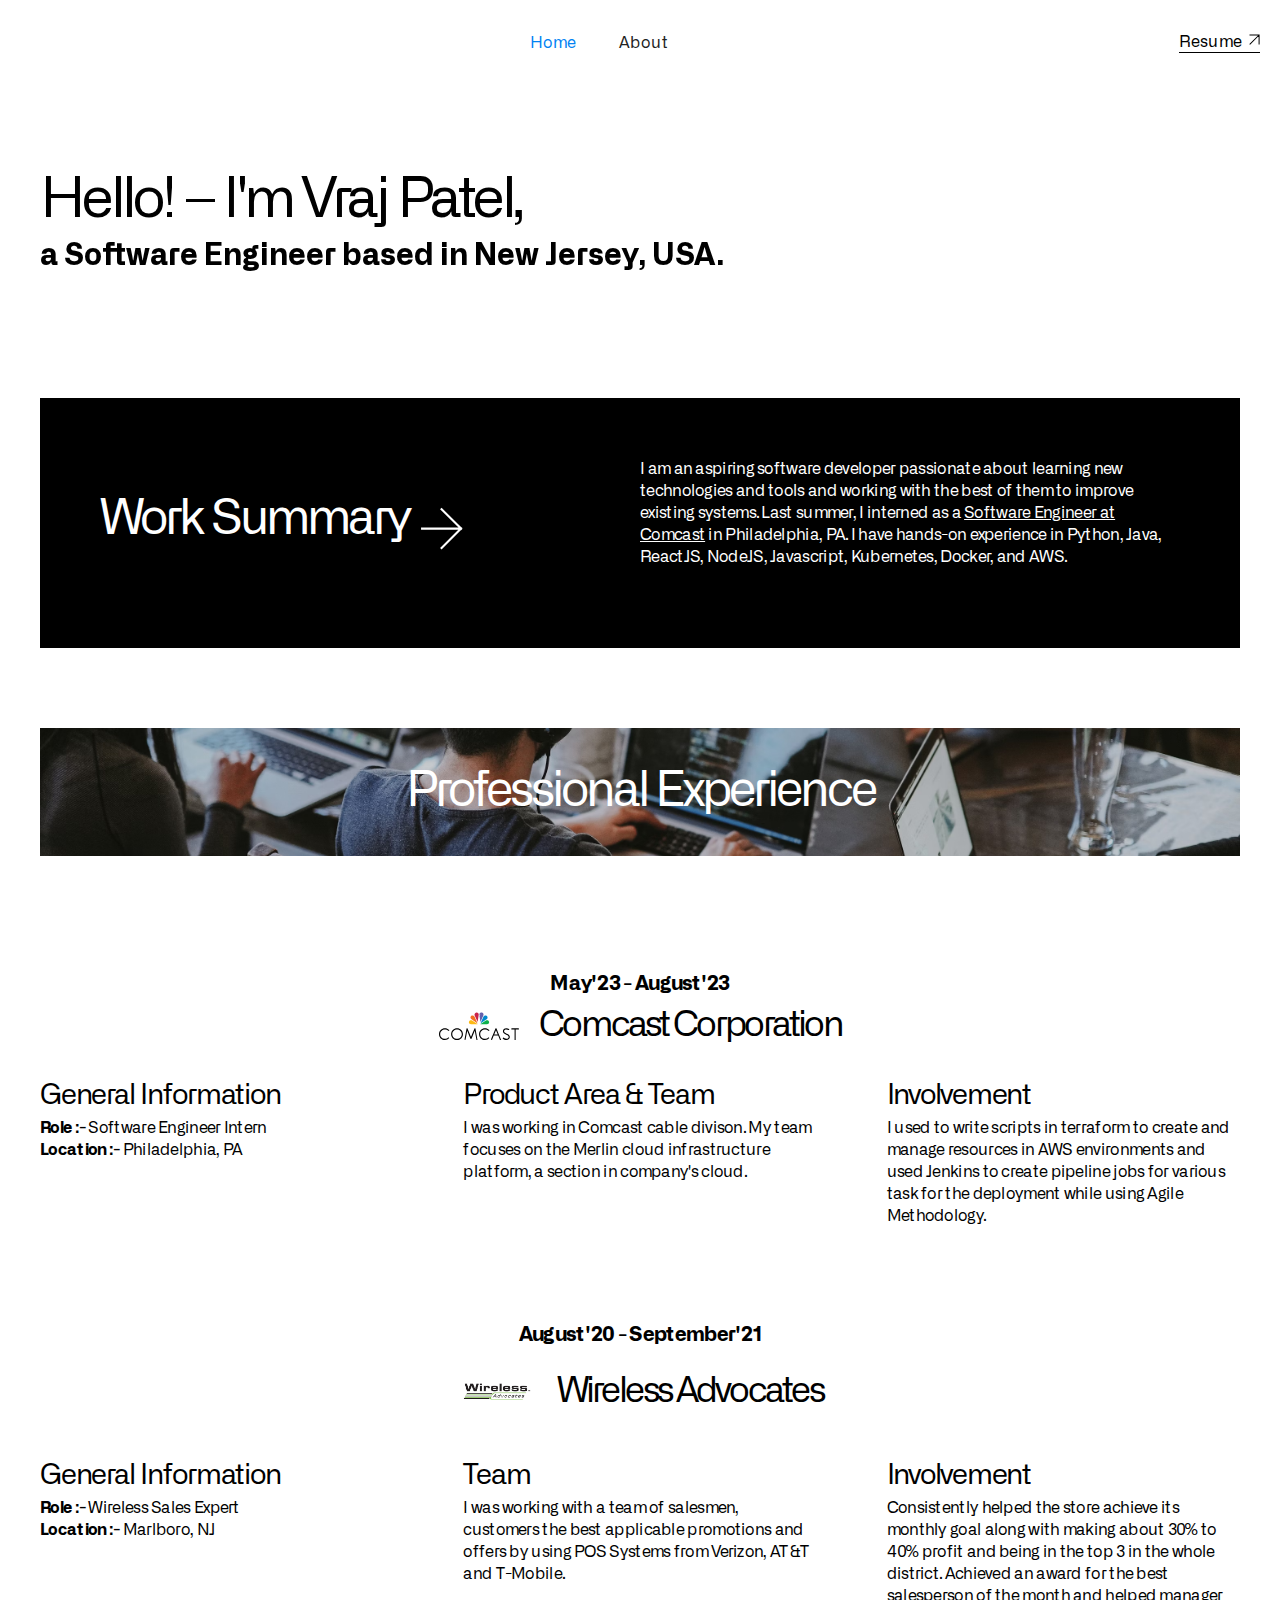
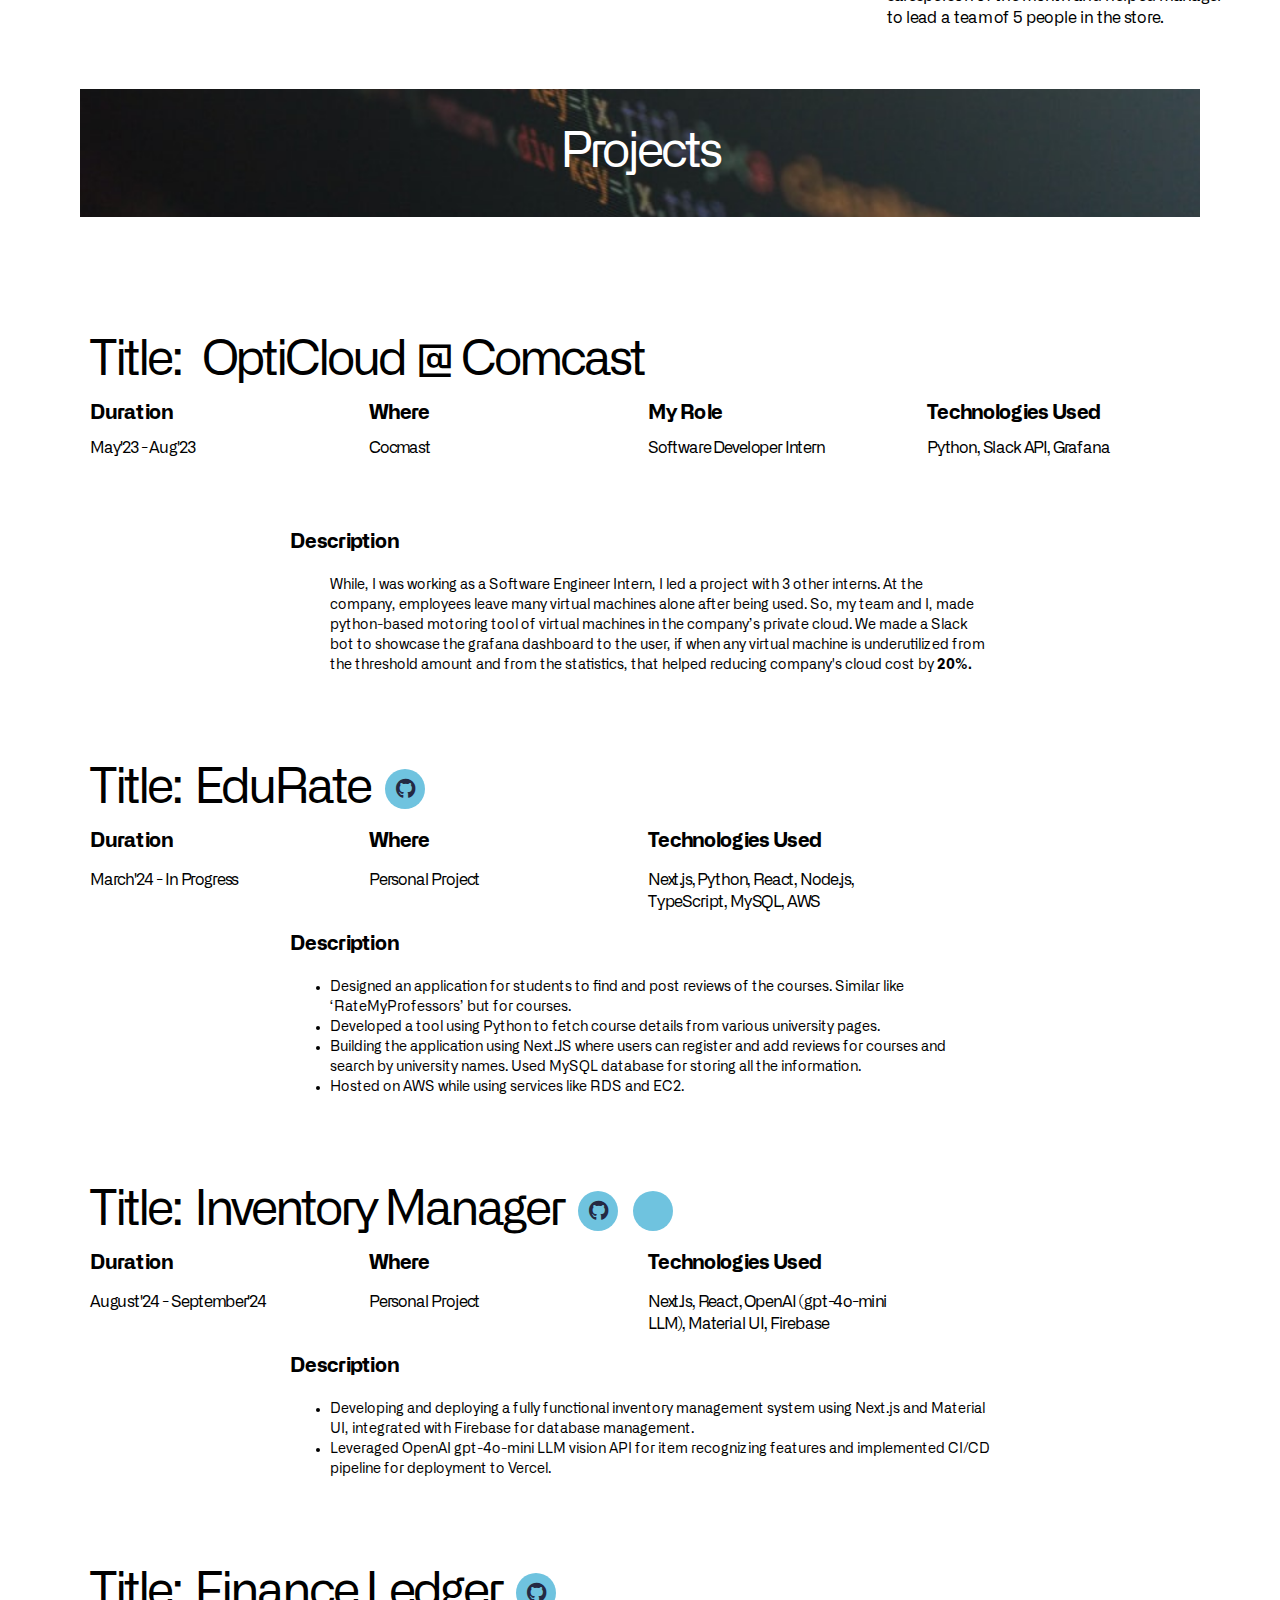
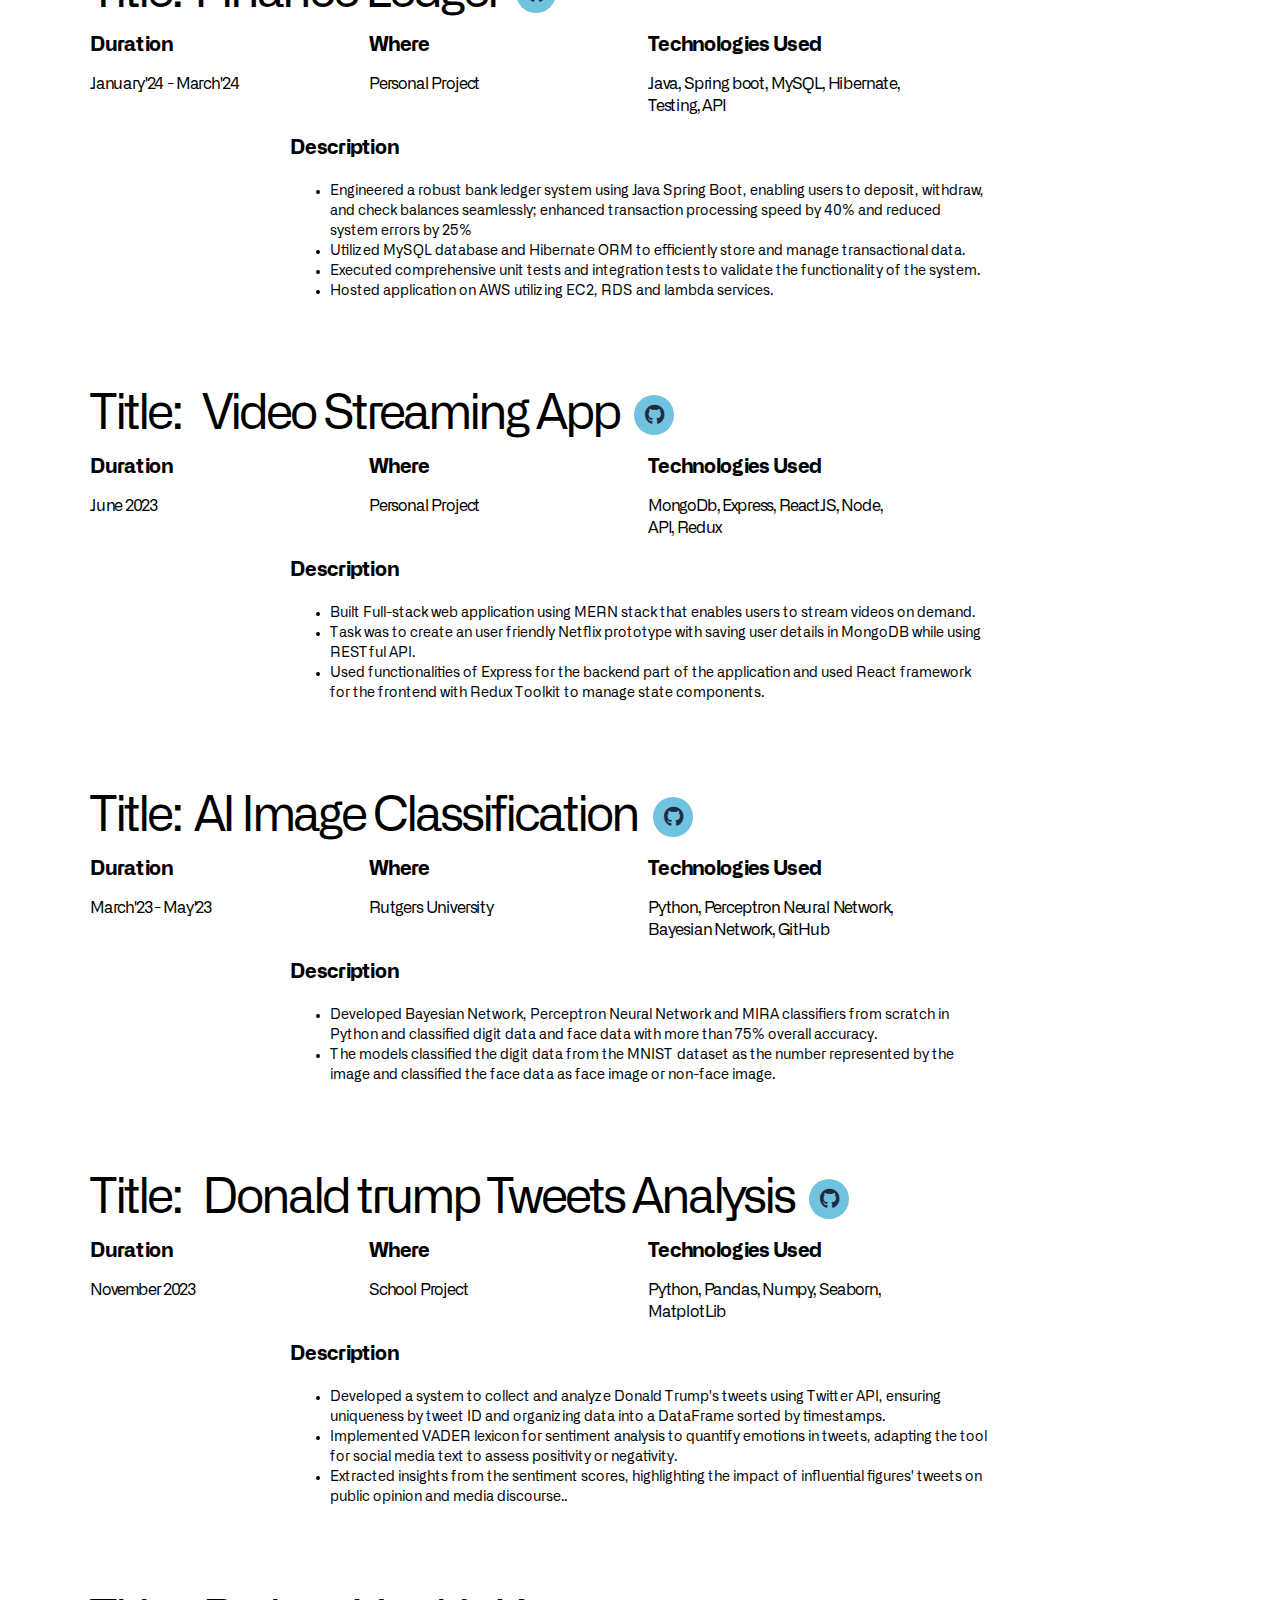
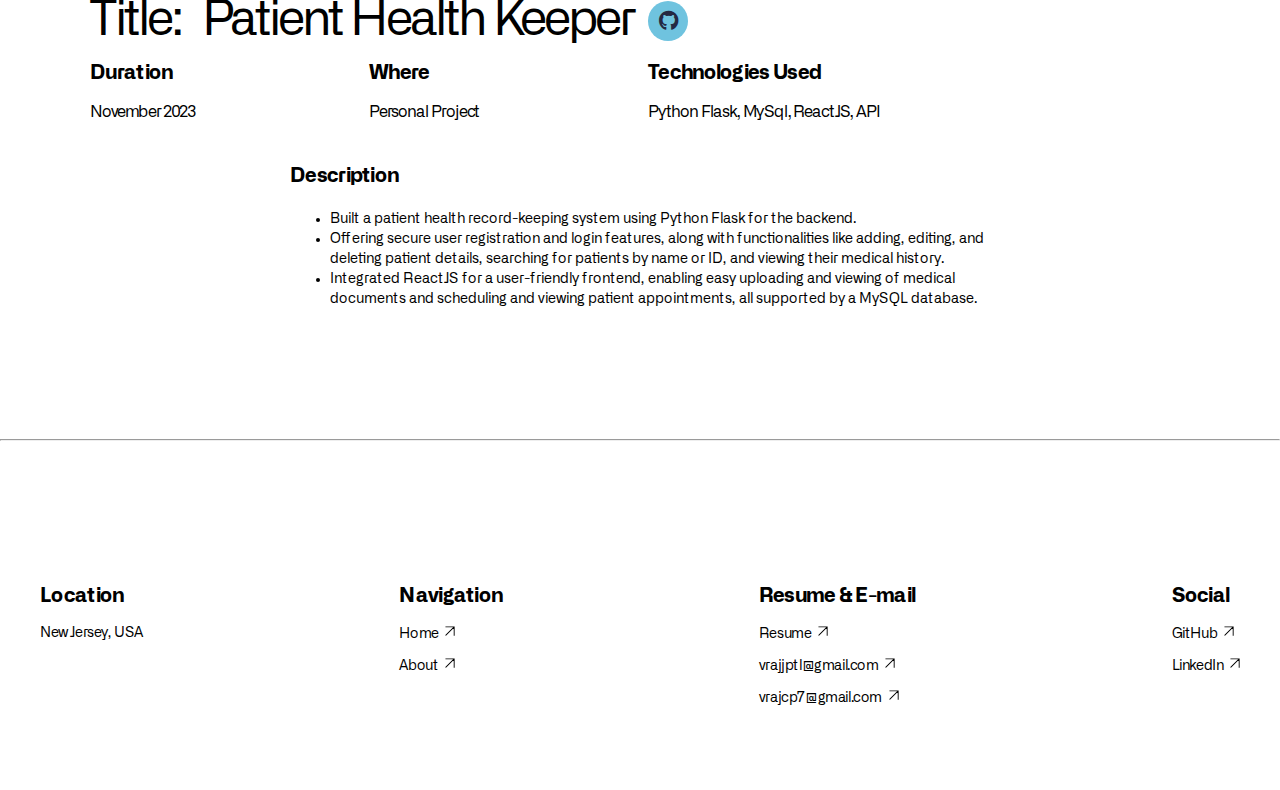
<file: index.html>
<!DOCTYPE html>
<html data-wf-page="61d3aad69b35f4cf63bcdc28" data-wf-site="61773716fd67fa55f5a77d86" lang="en" class=" w-mod-js w-mod-ix">
<head>
	<link rel="icon" type="image/png" href="static/images/V_logo.png">
	<meta http-equiv="Content-Type" content="text/html; charset=UTF-8">
		<style>.wf-force-outline-none[tabindex="-1"]:focus{outline:none;}</style>
		<title>Vraj Patel | Software Engineer </title>
	
	<meta property="og:type" content="website">
	<meta content="summary_large_image" name="twitter:card">
	<meta content="width=device-width, initial-scale=1" name="viewport">
	<meta content="Webflow" name="generator">
	<link href="static/css/hitrefresh.webflow.e4b33d82d.min.css" rel="stylesheet" type="text/css">
	<link href="static/css/fontawesome-all.min.css" rel="stylesheet" type="text/css">
	
	<style>
		@media (min-width:992px) {html.w-mod-js:not(.w-mod-ix) [data-w-id="6760f65b-8762-eee3-b833-44b38a786cfe"] {display:block;}}@media (max-width:991px) and (min-width:768px) {html.w-mod-js:not(.w-mod-ix) [data-w-id="6760f65b-8762-eee3-b833-44b38a786cfe"] {display:block;}}@media (max-width:767px) and (min-width:480px) {html.w-mod-js:not(.w-mod-ix) [data-w-id="6760f65b-8762-eee3-b833-44b38a786cfe"] {display:block;}}@media (max-width:479px) {html.w-mod-js:not(.w-mod-ix) [data-w-id="6760f65b-8762-eee3-b833-44b38a786cfe"] {display:block;}}
	</style>
	
	<script type="text/javascript" async="" src="static/js/js.js"></script>
	<script type="text/javascript" async="" src="static/js/analytics.js"></script>
	<script type="text/javascript" async="" src="static/js/js_1.js"></script>
	<script async="" src="static/js/gtm.js"></script>
	<script type="text/javascript">
		!function(o,c)
		{
			var n=c.documentElement,t=" w-mod-";
			n.className += t + "js",("ontouchstart"in o||o.DocumentTouch&&c instanceof DocumentTouch)&&(n.className+=t+"touch")
		}(window,document);
	</script>
	
	<style>.anti-flicker-hide { opacity: 0 !important}</style>
	<script async="" src="static/js/js_2.js"></script>
	<script type="text/javascript">
		window.dataLayer = window.dataLayer || [];
		function gtag(){
			dataLayer.push(arguments);
		}
		gtag('js', new Date());
		gtag('config', 'UA-158891139-1', {'anonymize_ip': false, 'optimize_id': 'GTM-WJXL7Q7'});
	</script>
</head>
<body>
	<style type="text/css">
		html.hs-messages-widget-open.hs-messages-mobile,html.hs-messages-widget-open.hs-messages-mobile body{overflow:hidden!important;position:relative!important}html.hs-messages-widget-open.hs-messages-mobile body{height:100%!important;margin:0!important}#hubspot-messages-iframe-container{display:initial!important;z-index:2147483647;position:fixed!important;bottom:0!important}#hubspot-messages-iframe-container.widget-align-left{left:0!important}#hubspot-messages-iframe-container.widget-align-right{right:0!important}#hubspot-messages-iframe-container.internal{z-index:1016}#hubspot-messages-iframe-container.internal iframe{min-width:108px}#hubspot-messages-iframe-container .shadow-container{display:initial!important;z-index:-1;position:absolute;width:0;height:0;bottom:0;content:""}#hubspot-messages-iframe-container .shadow-container.internal{display:none!important}#hubspot-messages-iframe-container .shadow-container.active{width:400px;height:400px}#hubspot-messages-iframe-container iframe{display:initial!important;width:100%!important;height:100%!important;border:none!important;position:absolute!important;bottom:0!important;right:0!important;background:transparent!important}
	</style>
	<div data-w-id="055f5468-f77d-4b1e-7e02-046061242ee6" data-animation="over-right" data-collapse="medium" data-duration="400" data-easing="ease" data-easing2="ease" role="banner" class="navbar w-nav">
		<div class="nav-container w-container">
			<div class="div-block-3"></div>
			<nav role="navigation" class="nav-menu w-nav-menu">
				<div class="div-block-4">
					<a href="#" aria-current="page" class="nav-link w-nav-link w--current" style="max-width: 1280px;">Home</a>
					<a href="about.html" class="nav-link w-nav-link" style="max-width: 1280px;">About</a>
				</div>
			</nav>
			<div class="menu-button w-clearfix w-nav-button" style="-webkit-user-select: text;" aria-label="menu" role="button" tabindex="0" aria-controls="w-nav-overlay-0" aria-haspopup="menu" aria-expanded="false">
				<div scroll="enable" class="scroll-enable"></div>
				<div scroll="disable" class="scroll-disabled"></div>
				<div class="menu-button-div">
					<div class="navbar-hamburger-menu-div">
						<div class="hamburger-menu-line top-line"></div>
						<div class="hamburger-menu-line bottom-line"></div>
					</div>
				</div>
			</div>
			<div class="contact-nav">
				<a data-w-id="055f5468-f77d-4b1e-7e02-046061242ef6" href="https://drive.google.com/file/d/1Telheu23Q4YINqsfkAU-jy0LeLwOG2LI/view" class="cta-block w-inline-block" target="_blank">
					<div class="cta-block-container">
						<div class="cta-text"> Resume </div>
						<img src="static/media/617856f6a11f823e6d1897dd_arrow-black.svg" loading="lazy" alt="" class="cta-arrow">
					</div>
				</a>
			</div>
		</div>
		<div class="w-nav-overlay" data-wf-ignore="" id="w-nav-overlay-0"></div>
	</div>
	<div class="body-style">
		<div class="_1280wrapper">
			<div class="general-section no-bottom-pad wf-section">
				<div class="threefourth-div _40px-bottom-margin">
					<h1 class="main-title no-opacity" style="transform: translate3d(0vw, 0vh, 0px) scale3d(1, 1, 1) rotateX(0deg) rotateY(0deg) rotateZ(0deg) skew(0deg, 0deg); transform-style: preserve-3d; opacity: 1;">
						Hello! – I'm Vraj Patel, <br />
						<h1 style="font-size: 30px; transform: translate3d(0vw, 0vh, 0px) scale3d(1, 1, 1) rotateX(0deg) rotateY(0deg) rotateZ(0deg) skew(0deg, 0deg); transform-style: preserve-3d; opacity: 1;">a Software Engineer based in New Jersey, USA.</h1> 
					</h1>
					<!-- FINAL DRAFT: UNCOMMENT THIS LINE IF YOU SEE SOME UNUSUAL ACTIVITY; COMMENTED IT BECAUSE OF HYPERLINK ISSUE! -->
					<!-- <div data-w-id="6760f65b-8762-eee3-b833-44b38a786cfe" class="about-white-screen" style="display: none; opacity: 0;"></div> -->
				</div>
			</div>
				
			<!--<div class="general-section _40px-bottom-margin _40px-top-margin wf-section"> -->
			<div class="general-section no-top-pad wf-section">
				<div class="general-card flex-h black estimate-card w-inline-block">
					<div class="flex-half-div no-top-bottom-pads estimate-title-marg">
						<h2 class="ml-title full-width">
							Work Summary
							<img class="white" width="50px" src="static/media/white_arrow.svg" alt="">
						</h2>
					</div>
					<div class="flex-half-div no-pads">
						<p class="_20px-bottom-margin">
							I am an aspiring software developer passionate about learning new technologies and tools and working with the best of them to 
							improve existing systems. Last summer, I interned as a <u> Software Engineer at Comcast</u> in Philadelphia, PA. I have hands-on experience 
							in Python, Java, ReactJS, NodeJS, Javascript, Kubernetes, Docker, and AWS.
						</p>
					</div>
				</div>
			</div>
			<div class="general-card owdp _40px-bottom-margin">
				<h2 class="ml-title">Professional Experience</h2>
			</div>
			
			
			<div class="general-section-general-bottom-pad wf-section">
				<div class="sub-title align-middle _20px-bottom-margin">May'23 - August'23</div>
				<h2 class="ml-title align-middle _40px-bottom-margin">
					<div class="reviews-reviewer-div">
						<img src="static/media/comcast_logo.svg" loading="lazy" width="80" alt="" >
						<p class="company-name-paragraph">Comcast Corporation</p>
					</div>
				</h2>
				<div class="w-layout-grid _3-card-grid process">
					<div>
						<h3 class="sm-title _5px-bottom-margin">General Information</h3>
						<p>
							<!--<img src="static/media/6195696accf321bd893aae81_right-arrow-testimonials.svg" alt="">-->
							<b> Role :- </b> Software Engineer Intern <br>
							<b>Location :- </b> Philadelphia, PA
						</p>
					</div>
					<div>
						<h3 class="sm-title _5px-bottom-margin">Product Area & Team</h3>
						<p>
							I was working in Comcast cable divison. My team focuses on the Merlin cloud infrastructure platform, a section in company's cloud.  
						</p>
					</div>
					<div>
						<h3 class="sm-title _5px-bottom-margin">Involvement</h3>
						<p>
							I used to write scripts in terraform to create and manage resources in AWS environments and used Jenkins to create pipeline jobs for various task for the deployment while using Agile Methodology.
						</p>
					</div>
				</div>
			</div>
			<div class="general-section-general-bottom-pad wf-section">
				<div class="sub-title align-middle _20px-bottom-margin">August'20 - September'21</div>
				<h2 class="ml-title align-middle _40px-bottom-margin">
					<div class="reviews-reviewer-div">
						<img src="static/media/wireless_advocates_logo.webp" loading="lazy" width="80" alt="" class="image-6">
						<p class="company-name-paragraph">Wireless Advocates</p>
					</div>
				</h2>
				<div class="w-layout-grid _3-card-grid process">
					<div>
						<h3 class="sm-title _5px-bottom-margin">General Information</h3>
						<p>
							<b> Role :- </b> Wireless Sales Expert <br>
							<b> Location :- </b> Marlboro, NJ
						</p>
					</div>
					<div>
						<h3 class="sm-title _5px-bottom-margin">Team</h3>
						<p>
							I was working with a team of salesmen, customers the best applicable promotions and offers by using POS Systems from Verizon,
							AT&T and T-Mobile.
						</p>
					</div>
					<div>
						<h3 class="sm-title _5px-bottom-margin">Involvement</h3>
						<p>
							Consistently helped the store achieve its monthly goal along with making about 30% to 40% profit and being in the top 3 in the whole district.
							Achieved an award for the best salesperson of the month and helped manager to lead a team of 5 people in the store.
						</p>
					</div>
				</div>
			</div>


			
			<div class="body-style">
				<div class="_1280wrapper">
					<div class="general-card custom-projects _40px-bottom-margin _40px-top-margin">
						<h2 class="ml-title">Projects</h2>
					</div>
					
						
					<div class="_1100wrapper">
						<!-- ZEROTH PROJECT -->
							<div class="general-section wf-section" style="padding-bottom:0px">
								<div class="flex-h-left _20px-bottom-margin">
									<h2 class="ml-title _5px-right-margin"> Title: </h2>
									<p class="ml-title">&nbsp; OptiCloud @ Comcast</p>
								</div>
							</div>
							<div class="general-section no-top-pad wf-section" style="padding-bottom:0px">
								<div class="spreadsheet">
									<h2 class="sub-title">Duration</h2>
									<h2 class="sub-title">Where</h2>
									<h2 id="w-node-_6f04537a-7b30-0cdc-195f-704f7bbeef08-94bcdc23" class="sub-title">My Role</h2>
									<h2 id="w-node-_6f04537a-7b30-0cdc-195f-704f7bbeef0a-94bcdc23" class="sub-title">Technologies Used</h2>
									<p id="w-node-_6f04537a-7b30-0cdc-195f-704f7bbeef0c-94bcdc23" class="_16px-paragraph _25px-bottom-margin">May'23 - Aug'23</p>
									<p id="w-node-_6f04537a-7b30-0cdc-195f-704f7bbeef0e-94bcdc23" class="_16px-paragraph _25px-bottom-margin">Cocmast</p>
									<p id="w-node-_6f04537a-7b30-0cdc-195f-704f7bbeef10-94bcdc23" class="_16px-paragraph _25px-bottom-margin">Software Developer Intern</p>
									<p id="w-node-_6f04537a-7b30-0cdc-195f-704f7bbeef12-94bcdc23" class="_16px-paragraph">
										Python, Slack API, Grafana
									</p>
								</div>
							</div>
							<div class="general-section wf-section" style="padding-top:20px">
								<div class="_700wrapper">
									<div class="_25px-bottom-margin" style="padding-top:30px">
										<h2 class="sub-title">Description</h2>
									</div>
									<p class="_custom-18-paragraph">
									<ul>
										While, I was working as a Software Engineer Intern, I led a project with 3 other interns. At the company, employees leave many virtual machines alone after being used. 
										So, my team and I, made python-based motoring tool of virtual machines in the company’s private cloud. We made a Slack bot to showcase the grafana dashboard to the user, if when any 
										virtual machine is underutilized from the threshold amount and from the statistics, that helped reducing company's cloud cost by <strong>20%.</strong>
									</ul>
									</p>
								</div>
							</div>
						<!-- 1 PROJECT -->
							<div class="general-section no-top-pad wf-section" style="padding-bottom:0px">
								<div class="flex-h-left _20px-bottom-margin">
									<h2 class="ml-title _5px-right-margin"> Title: </h2>
									<p class="ml-title">&nbsp;EduRate</p>
									<a href="https://github.com/Deep070203/edurate" class="external-icon brands alt fa-github" style="margin-left:15px; font-size:20px" target="_blank"></a>
								</div>
							</div>
							<div class="general-section no-top-pad wf-section" style="padding-bottom:0px">
								<div class="spreadsheet">
									<h2 class="sub-title">Duration</h2>
									<h2 class="sub-title">Where</h2>
									<h2 id="w-node-_6f04537a-7b30-0cdc-195f-704f7bbeef0a-94bcdc23" class="sub-title">Technologies Used</h2><br>
									<p id="w-node-_6f04537a-7b30-0cdc-195f-704f7bbeef0c-94bcdc23" class="_16px-paragraph _25px-bottom-margin">March'24 - In Progress</p>
									<p id="w-node-_6f04537a-7b30-0cdc-195f-704f7bbeef0e-94bcdc23" class="_16px-paragraph _25px-bottom-margin">Personal Project</p>
									<p id="w-node-_6f04537a-7b30-0cdc-195f-704f7bbeef12-94bcdc23" class="_16px-paragraph">
										Next.js, Python, React, Node.js, TypeScript, MySQL, AWS	
									</p>
								</div>
							</div>
							<div class="general-section wf-section" style="padding-top:20px">
								<div class="_700wrapper">
									<div class="_25px-bottom-margin">
										<h2 class="sub-title">Description</h2>
									</div>
									<p class="_custom-18-paragraph">
										<ul>
											<li>Designed an application for students to find and post reviews of the courses. Similar like ‘RateMyProfessors’ but for courses.</li>
											<li>Developed a tool using Python to fetch course details from various university pages.</li>
											<li>Building the application using Next.JS where users can register and add reviews for courses and search by university names. Used MySQL database for storing all the information. </li>
											<li>Hosted on AWS while using services like RDS and EC2.</li>
										</ul>
										
									</p>
									
								</div>
							</div>
						<!-- 2 PROJECT -->
						<div class="general-section no-top-pad wf-section" style="padding-bottom:0px">
							<div class="flex-h-left _20px-bottom-margin">
								<h2 class="ml-title _5px-right-margin"> Title: </h2>
								<p class="ml-title">&nbsp;Inventory Manager </p>
								<a href="https://github.com/vraj138/image_inventory_management" class="external-icon brands alt fa-github" style="margin-left:15px; font-size:20px" target="_blank"></a>
								<a href="https://image-inventory-management.vercel.app/" class="external-icon alt fa-external-link-alt" style="margin-left:15px; font-size:20px" target="_blank"></a>
							</div>
						</div>
						<div class="general-section no-top-pad wf-section" style="padding-bottom:0px">
							<div class="spreadsheet">
								<h2 class="sub-title">Duration</h2>
								<h2 class="sub-title">Where</h2>
								<h2 id="w-node-_6f04537a-7b30-0cdc-195f-704f7bbeef0a-94bcdc23" class="sub-title">Technologies Used</h2><br>
								<p id="w-node-_6f04537a-7b30-0cdc-195f-704f7bbeef0c-94bcdc23" class="_16px-paragraph _25px-bottom-margin">August'24 - September'24</p>
								<p id="w-node-_6f04537a-7b30-0cdc-195f-704f7bbeef0e-94bcdc23" class="_16px-paragraph _25px-bottom-margin">Personal Project</p>
								<p id="w-node-_6f04537a-7b30-0cdc-195f-704f7bbeef12-94bcdc23" class="_16px-paragraph">
									NextJs, React, OpenAI (gpt-4o-mini LLM), Material UI, Firebase
								</p>
							</div>
						</div>
						<div class="general-section wf-section" style="padding-top:20px">
							<div class="_700wrapper">
								<div class="_25px-bottom-margin">
									<h2 class="sub-title">Description</h2>
								</div>
								<p class="_custom-18-paragraph">
									<ul>
									<li>Developing and deploying a fully functional inventory management system using Next.js and Material UI, integrated with Firebase for
										database management.</li>
									<li>Leveraged OpenAI gpt-4o-mini LLM vision API for item recognizing features and implemented CI/CD pipeline for deployment to Vercel.</li>
								</ul>
								</p>
								
							</div>
						</div>
						<!-- 2 PROJECT -->
							<div class="general-section no-top-pad wf-section" style="padding-bottom:0px">
								<div class="flex-h-left _20px-bottom-margin">
									<h2 class="ml-title _5px-right-margin"> Title: </h2>
									<p class="ml-title">&nbsp;Finance Ledger </p>
									<a href="https://github.com/vraj138/bank-ledger-system" class="external-icon brands alt fa-github" style="margin-left:15px; font-size:20px" target="_blank"></a>
								</div>
							</div>
							<div class="general-section no-top-pad wf-section" style="padding-bottom:0px">
								<div class="spreadsheet">
									<h2 class="sub-title">Duration</h2>
									<h2 class="sub-title">Where</h2>
									<h2 id="w-node-_6f04537a-7b30-0cdc-195f-704f7bbeef0a-94bcdc23" class="sub-title">Technologies Used</h2><br>
									<p id="w-node-_6f04537a-7b30-0cdc-195f-704f7bbeef0c-94bcdc23" class="_16px-paragraph _25px-bottom-margin">January'24 - March'24</p>
									<p id="w-node-_6f04537a-7b30-0cdc-195f-704f7bbeef0e-94bcdc23" class="_16px-paragraph _25px-bottom-margin">Personal Project</p>
									<p id="w-node-_6f04537a-7b30-0cdc-195f-704f7bbeef12-94bcdc23" class="_16px-paragraph">
										Java, Spring boot, MySQL, Hibernate, Testing, API	
									</p>
								</div>
							</div>
							<div class="general-section wf-section" style="padding-top:20px">
								<div class="_700wrapper">
									<div class="_25px-bottom-margin">
										<h2 class="sub-title">Description</h2>
									</div>
									<p class="_custom-18-paragraph">
										<ul>
										<li>Engineered a robust bank ledger system using Java Spring Boot, enabling users to deposit, withdraw, and check balances seamlessly; enhanced transaction processing speed by 40% and reduced system errors by 25%</li>
										<li>Utilized MySQL database and Hibernate ORM to efficiently store and manage transactional data. </li>
										<li>Executed comprehensive unit tests and integration tests to validate the functionality of the system. </li>
										<li>Hosted application on AWS utilizing EC2, RDS and lambda services. </li>
									</ul>
									</p>
									
								</div>
							</div>
						<!-- 3 PROJECT -->
						<div class="general-section no-top-pad wf-section" style="padding-bottom:0px">
							<div class="flex-h-left _20px-bottom-margin">
								<h2 class="ml-title _5px-right-margin"> Title: </h2>
								<p class="ml-title">&nbsp; Video Streaming App</p>
								<a href="https://github.com/vraj138/Trailer-Streaming-App" class="external-icon brands alt fa-github" style="margin-left:15px; font-size:20px" target="_blank"></a>
							</div>
						</div>
						<div class="general-section no-top-pad wf-section" style="padding-bottom:0px">
							<div class="spreadsheet">
								<h2 class="sub-title">Duration</h2>
								<h2 class="sub-title"> Where </h2>
								<h2 id="w-node-_6f04537a-7b30-0cdc-195f-704f7bbeef0a-94bcdc23" class="sub-title">Technologies Used</h2><br>
								<p id="w-node-_6f04537a-7b30-0cdc-195f-704f7bbeef0c-94bcdc23" class="_16px-paragraph _25px-bottom-margin">June 2023</p>
								<p id="w-node-_6f04537a-7b30-0cdc-195f-704f7bbeef0e-94bcdc23" class="_16px-paragraph _25px-bottom-margin">Personal Project</p>
								<p id="w-node-_6f04537a-7b30-0cdc-195f-704f7bbeef12-94bcdc23" class="_16px-paragraph">
									MongoDb, Express, ReactJS, Node, API, Redux
								</p>
							</div>
						</div>
						<div class="general-section wf-section" style="padding-top:20px">
							<div class="_700wrapper">
								<div class="_25px-bottom-margin">
									<h2 class="sub-title">Description</h2>
								</div>
								<p class="_custom-18-paragraph">
								<ul>
									<li>Built Full-stack web application using MERN stack that enables users to stream videos on demand.</li>
									<li>Task was to create an user friendly Netflix prototype with saving user details in MongoDB while using RESTful API.</li>
									<li>Used functionalities of Express for the backend part of the application and used React framework for the frontend with Redux Toolkit to manage state components.</li>
								</ul>
								</p>
							</div>
						</div>
						<!-- 4 PROJECT -->
							<div class="general-section no-top-pad wf-section" style="padding-bottom:0px">
								<div class="flex-h-left _20px-bottom-margin">
									<h2 class="ml-title _5px-right-margin"> Title: </h2>
									<p class="ml-title">&nbsp;AI Image Classification</p>
									<a href="https://github.com/vraj138/Final-Project-AI" class="external-icon brands alt fa-github" style="margin-left:15px; font-size:20px" target="_blank"></a>
								</div>
							</div>
							<div class="general-section no-top-pad wf-section" style="padding-bottom:0px">
								<div class="spreadsheet">
									<h2 class="sub-title">Duration</h2>
									<h2 class="sub-title">Where</h2>
									<h2 id="w-node-_6f04537a-7b30-0cdc-195f-704f7bbeef0a-94bcdc23" class="sub-title">Technologies Used</h2><br>
									<p id="w-node-_6f04537a-7b30-0cdc-195f-704f7bbeef0c-94bcdc23" class="_16px-paragraph _25px-bottom-margin">March'23 - May'23</p>
									<p id="w-node-_6f04537a-7b30-0cdc-195f-704f7bbeef0e-94bcdc23" class="_16px-paragraph _25px-bottom-margin">Rutgers University</p>
									<p id="w-node-_6f04537a-7b30-0cdc-195f-704f7bbeef12-94bcdc23" class="_16px-paragraph">
										Python, Perceptron Neural Network, Bayesian Network, GitHub
									</p>
								</div>
							</div>
							<div class="general-section wf-section" style="padding-top:20px">
								<div class="_700wrapper">
									<div class="_25px-bottom-margin">
										<h2 class="sub-title">Description</h2>
									</div>
									<p class="_custom-18-paragraph">
									<ul>
									<li>Developed Bayesian Network, Perceptron Neural Network and MIRA classifiers from scratch in Python and classified digit data
										and face data with more than 75% overall accuracy.</li>
									<li>The models classified the digit data from the MNIST dataset as the number represented by the image and classified the face
										data as face image or non-face image.</li>
									</ul>
									</p>
									
								</div>
							</div>
						<!-- 5 PROJECT -->
						<div class="general-section no-top-pad wf-section" style="padding-bottom:0px">
							<div class="flex-h-left _20px-bottom-margin">
								<h2 class="ml-title _5px-right-margin"> Title: </h2>
								<p class="ml-title">&nbsp; Donald trump Tweets Analysis</p>
								<a href="https://github.com/vraj138/twitter_analysis" class="external-icon brands alt fa-github" style="margin-left:15px; font-size:20px" target="_blank"></a>
							</div>
						</div>
						<div class="general-section no-top-pad wf-section" style="padding-bottom:0px">
							<div class="spreadsheet">
								<h2 class="sub-title">Duration</h2>
								<h2 class="sub-title"> Where </h2>
								<h2 id="w-node-_6f04537a-7b30-0cdc-195f-704f7bbeef0a-94bcdc23" class="sub-title">Technologies Used</h2><br>
								<p id="w-node-_6f04537a-7b30-0cdc-195f-704f7bbeef0c-94bcdc23" class="_16px-paragraph _25px-bottom-margin">November 2023</p>
								<p id="w-node-_6f04537a-7b30-0cdc-195f-704f7bbeef0e-94bcdc23" class="_16px-paragraph _25px-bottom-margin">School Project</p>
								<p id="w-node-_6f04537a-7b30-0cdc-195f-704f7bbeef12-94bcdc23" class="_16px-paragraph">
									Python, Pandas, Numpy, Seaborn, MatplotLib
								</p>
							</div>
						</div>
						<div class="general-section wf-section" style="padding-top:20px">
							<div class="_700wrapper">
								<div class="_25px-bottom-margin">
									<h2 class="sub-title">Description</h2>
								</div>
								<p class="_custom-18-paragraph">
								<ul>
									<li>Developed a system to collect and analyze Donald Trump's tweets using Twitter API, ensuring uniqueness by tweet ID and organizing data into a DataFrame sorted by timestamps.</li>
									<li>Implemented VADER lexicon for sentiment analysis to quantify emotions in tweets, adapting the tool for social media text to assess positivity or negativity.</li>
									<li>Extracted insights from the sentiment scores, highlighting the impact of influential figures' tweets on public opinion and media discourse..</li>
								</ul>
								</div>
						</div>
						<!-- 6 PROJECT -->
							<div class="general-section no-top-pad wf-section" style="padding-bottom:0px">
								<div class="flex-h-left _20px-bottom-margin">
									<h2 class="ml-title _5px-right-margin"> Title: </h2>
									<p class="ml-title">&nbsp; Patient Health Keeper</p>
									<a href="https://github.com/vraj138/patient-track" class="external-icon brands alt fa-github" style="margin-left:15px; font-size:20px" target="_blank"></a>
								</div>
							</div>
							<div class="general-section no-top-pad wf-section" style="padding-bottom:0px">
								<div class="spreadsheet">
									<h2 class="sub-title">Duration</h2>
									<h2 class="sub-title"> Where </h2>
									<h2 id="w-node-_6f04537a-7b30-0cdc-195f-704f7bbeef0a-94bcdc23" class="sub-title">Technologies Used</h2><br>
									<p id="w-node-_6f04537a-7b30-0cdc-195f-704f7bbeef0c-94bcdc23" class="_16px-paragraph _25px-bottom-margin">November 2023</p>
									<p id="w-node-_6f04537a-7b30-0cdc-195f-704f7bbeef0e-94bcdc23" class="_16px-paragraph _25px-bottom-margin">Personal Project</p>
									<p id="w-node-_6f04537a-7b30-0cdc-195f-704f7bbeef12-94bcdc23" class="_16px-paragraph">
										Python Flask, MySql, ReactJS, API
									</p>
								</div>
							</div>
							<div class="general-section wf-section" style="padding-top:20px">
								<div class="_700wrapper">
									<div class="_25px-bottom-margin">
										<h2 class="sub-title">Description</h2>
									</div>
									<p class="_custom-18-paragraph">
									<ul>
										<li>Built a patient health record-keeping system using Python Flask for the backend.</li>
										<li>Offering secure user registration and login features, along with functionalities like adding, editing, and deleting patient details, searching for patients by name or ID, and viewing their medical history.</li>
										<li>Integrated ReactJS for a user-friendly frontend, enabling easy uploading and viewing of medical documents and scheduling and viewing patient appointments, all supported by a MySQL database.</li>
									</ul>
									</div>
							</div>
						<!-- 7 PROJECT -->
							<!-- <div class="general-section no-top-pad wf-section" style="padding-bottom:0px">
								<div class="flex-h-left _20px-bottom-margin">
									<h2 class="ml-title _5px-right-margin"> Title: </h2>
									<p class="ml-title">&nbsp; Shortest Path on GoogleMaps using A*</p>
									<a href="https://github.com/vraj152/googlemapsastar" class="external-icon brands alt fa-github" style="margin-left:15px; font-size:20px" target="_blank"></a>
								</div>
							</div>
							<div class="general-section no-top-pad wf-section" style="padding-bottom:0px">
								<div class="spreadsheet">
									<h2 class="sub-title">Duration</h2>
									<h2 class="sub-title"> Where </h2>
									<h2 id="w-node-_6f04537a-7b30-0cdc-195f-704f7bbeef08-94bcdc23" class="sub-title">My Role</h2>
									<h2 id="w-node-_6f04537a-7b30-0cdc-195f-704f7bbeef0a-94bcdc23" class="sub-title">Technologies Used</h2>
									<p id="w-node-_6f04537a-7b30-0cdc-195f-704f7bbeef0c-94bcdc23" class="_16px-paragraph _25px-bottom-margin">May 2020</p>
									<p id="w-node-_6f04537a-7b30-0cdc-195f-704f7bbeef0e-94bcdc23" class="_16px-paragraph _25px-bottom-margin">Personal Project</p>
									<p id="w-node-_6f04537a-7b30-0cdc-195f-704f7bbeef10-94bcdc23" class="_16px-paragraph _25px-bottom-margin">Software Developer</p>
									<p id="w-node-_6f04537a-7b30-0cdc-195f-704f7bbeef12-94bcdc23" class="_16px-paragraph">
										Python, Google Maps API, OpenStreetMaps, GitHub, JavaScript, AJAX, HTML
									</p>
								</div>
							</div>
							<div class="general-section wf-section" style="padding-top:20px">
								<div class="_700wrapper">
									<div class="_25px-bottom-margin">
										<h2 class="sub-title">Description</h2>
									</div>
									<p class="_custom-18-paragraph">
										During my 1<sup>st</sup> semester here at Rutgers, we were asked to implement A* algorithm in the toy example. But I wanted to see how it works in the real world data. So, I used it in order to find shortest path from given any source and any destination. Used OSM in order to extract the data in the graph & edge format. Which had ~27k nodes and ~63k edges. It always tries to find the optimal path. So, in most cases it shows the path which is suggested by Google when you select travelling mode as "Walk".
									</p>
								</div>
							</div> -->
					</div>
				</div>
			</div>

			
				
		</div>
	</div>
	<div class="_40px-top-margin"></div>
	<hr>
	<div class="body-style custom-footer-padding">
		<div class="_1280wrapper">
			<footer id="footer" class="footer wf-section">
				<div class="footer-flex-container">
					<address class="footer-div-blocks">
						<h3 class="sub-title _20px-bottom-margin">Location</h3>
						<ul role="list" class="w-list-unstyled">
							<li>
								<p class="secondary-p _20px-bottom-margin">
									New Jersey, USA <br>
								</p>
							</li>
						</ul>
					</address>
					<div class="footer-div-blocks">
						<h3 class="sub-title _20px-bottom-margin">Navigation</h3>
						<ul role="list" class="w-list-unstyled">
							<li>
								<a class="external_arrow-link footer-link" href="index.html" > Home </a>
							</li>
							<li>
								<a class="external_arrow-link footer-link" href="about.html" > About </a>
							</li>
						</ul>
					</div>
					<div class="footer-div-blocks">
						<h3 class="sub-title _20px-bottom-margin">Resume & E-mail</h3>
						<ul role="list" class="w-list-unstyled">
							<li>
								<a class="external_arrow-link footer-link" href="https://drive.google.com/file/d/1Telheu23Q4YINqsfkAU-jy0LeLwOG2LI/view" > Resume 
								</a>
							</li>
							<li>
								<a class="external_arrow-link footer-link" href="mailto:vrajjptl@gmail.com"> vrajjptl@gmail.com
								</a>
							</li>
							<li>
								<a class="external_arrow-link footer-link" href="mailto:vrajcp7@gmail.com"> vrajcp7@gmail.com
								</a>
							</li>
						</ul>
					</div>
					<div class="footer-div-blocks">
						<h3 class="sub-title _20px-bottom-margin">Social</h3>
						<ul role="list" class="w-list-unstyled">
							<li>
								<a class="external_arrow-link footer-link" href="https://github.com/vraj138" target="_blank"> GitHub </a>
							</li>
							<li>
								<a class="external_arrow-link footer-link" href="https://www.linkedin.com/in/vrajcpatel/" target="_blank"> LinkedIn </a>
							</li>
						</ul>
					</div>
				</div>
			</footer>
		</div>
	</div>
	<script type="text/javascript" src="https://www.free-counters.org/count/f8fv"></script><br>
	<script src="static/js/jquery-3.5.1.min.dc5e7f18c8.js" type="text/javascript"></script>
	<script src="static/js/webflow.f8b9a0535.js" type="text/javascript"></script>

	<script>
		var Webflow = Webflow || [];
		Webflow.push(function () {
			var $body = $(document.body);
			var scrollPosition = 0;

			$('[scroll="disable"]').on('click', function () {
				var oldWidth = $body.innerWidth();
				scrollPosition = window.pageYOffset;
				$body.css('overflow', 'hidden');
				$body.css('position', 'fixed');
				$body.css('top', `-${scrollPosition}px`);
				$body.width(oldWidth);
			});
			$('[scroll="enable"]').on('click', function () {
				if ($body.css('overflow') != 'hidden') { scrollPosition = window.pageYOffset; }
				$body.css('overflow', '');
				$body.css('position', '');
				$body.css('top', '');
				$body.width('');
				$(window).scrollTop(scrollPosition);
			});
		   
		});
	</script>
	</body>
</html>
</file>
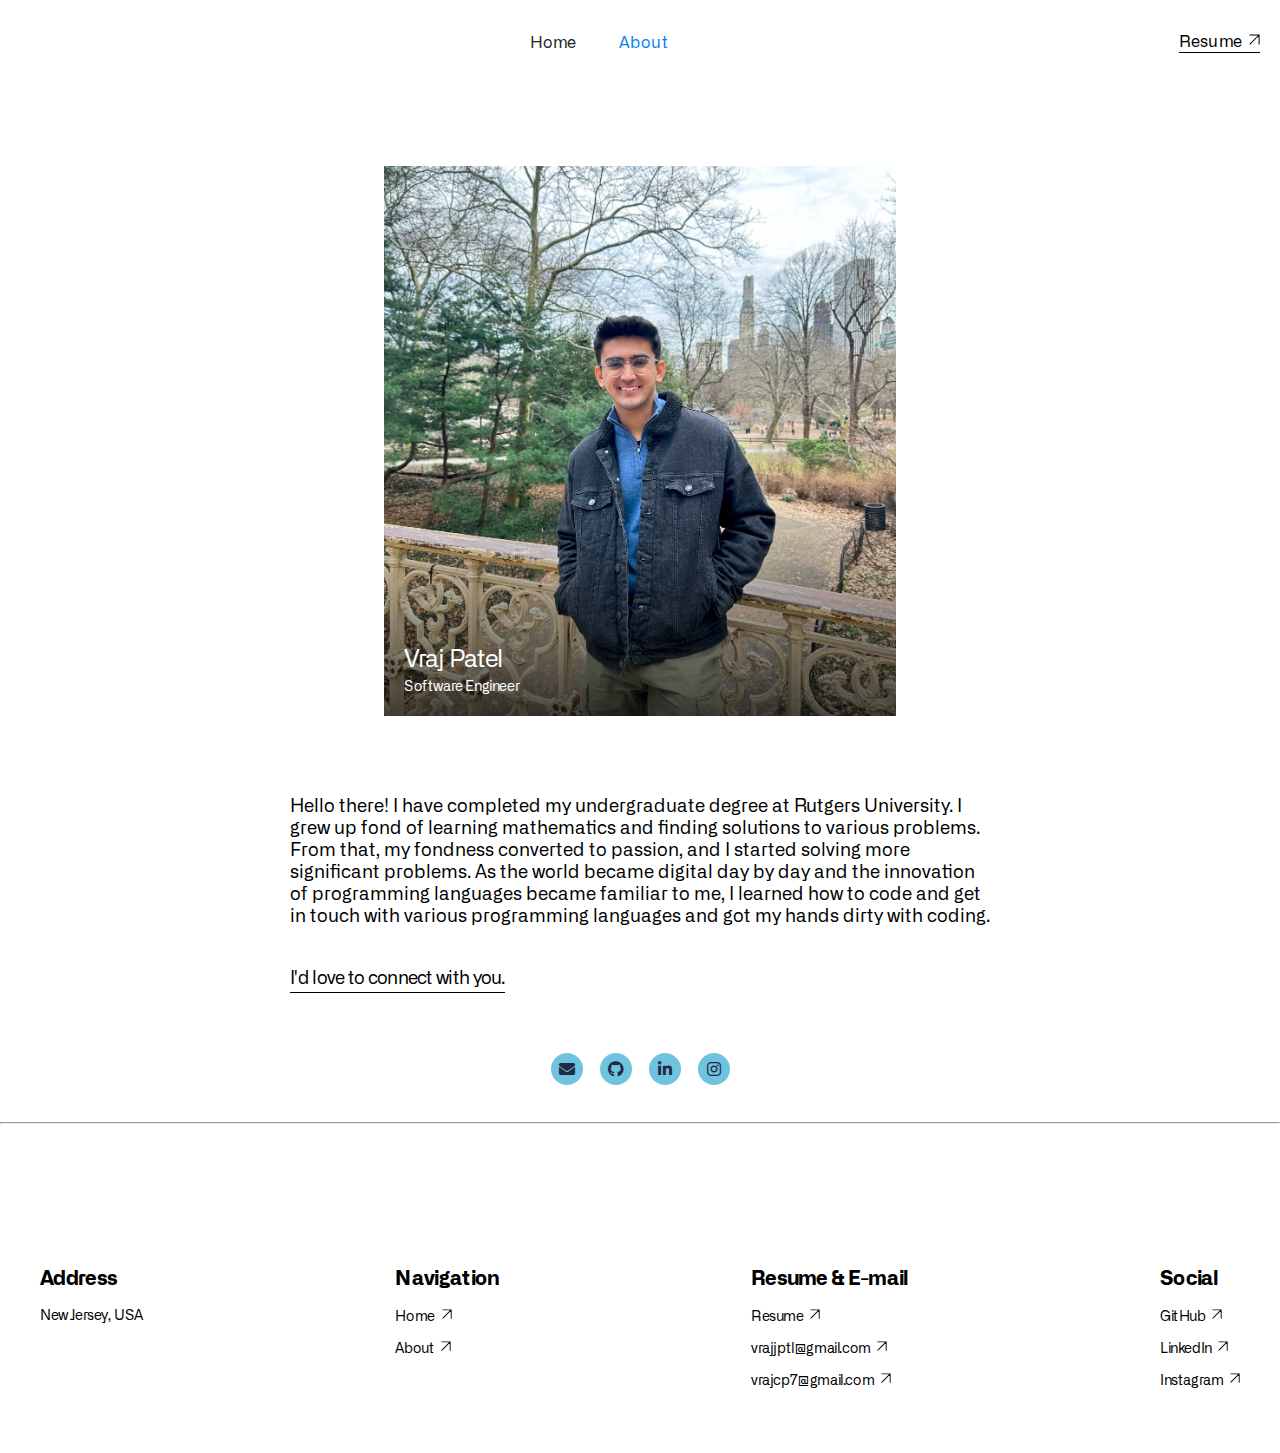
<file: about.html>
<!DOCTYPE html>
<html data-wf-page="61d3aad69b35f4e8dabcdc1e" data-wf-site="61773716fd67fa55f5a77d86" lang="en" class=" w-mod-js w-mod-ix">
	<head>
		<link rel="icon" type="image/png" href="static/images/V_logo.png">
		<meta http-equiv="Content-Type" content="text/html; charset=UTF-8">
			<style>.wf-force-outline-none[tabindex="-1"]:focus{outline:none;}</style>
			<title>About | Vraj Patel </title>
		
		<meta property="og:type" content="website">
		<meta content="summary_large_image" name="twitter:card">
		<meta content="width=device-width, initial-scale=1" name="viewport">
		<meta content="Webflow" name="generator">
		<link href="static/css/hitrefresh.webflow.e4b33d82d.min.css" rel="stylesheet" type="text/css">
		<link href="static/css/fontawesome-all.min.css" rel="stylesheet" type="text/css">
		
		<style>
			@media (min-width:992px) {html.w-mod-js:not(.w-mod-ix) [data-w-id="94d2855a-a515-70c1-11fe-204a483349d8"] {display:block;}}@media (max-width:991px) and (min-width:768px) {html.w-mod-js:not(.w-mod-ix) [data-w-id="94d2855a-a515-70c1-11fe-204a483349d8"] {display:block;}}@media (max-width:767px) and (min-width:480px) {html.w-mod-js:not(.w-mod-ix) [data-w-id="94d2855a-a515-70c1-11fe-204a483349d8"] {display:block;}}@media (max-width:479px) {html.w-mod-js:not(.w-mod-ix) [data-w-id="94d2855a-a515-70c1-11fe-204a483349d8"] {display:block;}}
		</style>
		<script type="text/javascript" async="" src="static/js/js.js"></script>
		<script type="text/javascript" async="" src="static/js/analytics.js"></script>
		<script type="text/javascript" async="" src="static/js/js_1.js"></script>
		<script async="" src="static/js/gtm.js"></script>
		<script type="text/javascript">
			!function(o,c)
			{
				var n=c.documentElement,t=" w-mod-";
				n.className += t+"js",("ontouchstart"in o||o.DocumentTouch&&c instanceof DocumentTouch)&&(n.className+=t+"touch")}(window,document);
		</script>
		
		<style>.anti-flicker-hide { opacity: 0 !important}</style>
		<script async="" src="static/js/js_2.js"></script>
		<script type="text/javascript">
			window.dataLayer = window.dataLayer || [];
			function gtag(){
				dataLayer.push(arguments);
			}
			gtag('js', new Date());
			gtag('config', 'UA-158891139-1', {'anonymize_ip': false, 'optimize_id': 'GTM-WJXL7Q7'});
		</script>
	</head>
	<body>
		<style type="text/css">
			html.hs-messages-widget-open.hs-messages-mobile,html.hs-messages-widget-open.hs-messages-mobile body{overflow:hidden!important;position:relative!important}html.hs-messages-widget-open.hs-messages-mobile body{height:100%!important;margin:0!important}#hubspot-messages-iframe-container{display:initial!important;z-index:2147483647;position:fixed!important;bottom:0!important}#hubspot-messages-iframe-container.widget-align-left{left:0!important}#hubspot-messages-iframe-container.widget-align-right{right:0!important}#hubspot-messages-iframe-container.internal{z-index:1016}#hubspot-messages-iframe-container.internal iframe{min-width:108px}#hubspot-messages-iframe-container .shadow-container{display:initial!important;z-index:-1;position:absolute;width:0;height:0;bottom:0;content:""}#hubspot-messages-iframe-container .shadow-container.internal{display:none!important}#hubspot-messages-iframe-container .shadow-container.active{width:400px;height:400px}#hubspot-messages-iframe-container iframe{display:initial!important;width:100%!important;height:100%!important;border:none!important;position:absolute!important;bottom:0!important;right:0!important;background:transparent!important}
		</style>
		<div data-w-id="055f5468-f77d-4b1e-7e02-046061242ee6" data-animation="over-right" data-collapse="medium" data-duration="400" data-easing="ease" data-easing2="ease" role="banner" class="navbar w-nav">
			<div class="nav-container w-container">
				<div class="div-block-3"></div>
				<nav role="navigation" class="nav-menu w-nav-menu">
					<div class="div-block-4">
						<a href="index.html" class="nav-link w-nav-link" style="max-width: 1280px;">Home</a>
						<a href="#" aria-current="page" class="nav-link w-nav-link w--current" style="max-width: 1280px;">About</a>
						<!-- <a href="https://www.hitrefresh.co/pricing" class="nav-link w-nav-link" style="max-width: 1280px;">Pricing</a> -->
						<!-- <a href="https://www.hitrefresh.co/blog" class="nav-link w-nav-link" style="max-width: 1280px;">Blog</a> -->
						<!--<a href="https://www.hitrefresh.co/contact" class="nav-link desktop-hidden w-nav-link" style="max-width: 1280px;">Contact</a> -->
					</div>
				</nav>
				<div class="menu-button w-clearfix w-nav-button" style="-webkit-user-select: text;" aria-label="menu" role="button" tabindex="0" aria-controls="w-nav-overlay-0" aria-haspopup="menu" aria-expanded="false">
					<div scroll="enable" class="scroll-enable"></div>
					<div scroll="disable" class="scroll-disabled"></div>
					<div class="menu-button-div">
						<div class="navbar-hamburger-menu-div">
							<div class="hamburger-menu-line top-line"></div>
							<div class="hamburger-menu-line bottom-line"></div>
						</div>
					</div>
				</div>
				<div class="contact-nav">
					<a data-w-id="055f5468-f77d-4b1e-7e02-046061242ef6" href="https://drive.google.com/file/d/1TaNm3RroHdw4uDiKi6FyemgAO4J7F03O/view?usp=sharing" class="cta-block w-inline-block" target="_blank">
						<div class="cta-block-container">
							<div class="cta-text"> Resume </div>
							<img src="static/media/617856f6a11f823e6d1897dd_arrow-black.svg" loading="lazy" alt="" class="cta-arrow" />
						</div>
					</a>
				</div>
			</div>
			<div class="w-nav-overlay" data-wf-ignore="" id="w-nav-overlay-0"></div>
		</div>
		<div class="body-style">
			<!-- <div class="_1280wrapper">
				<div class="general-section wf-section">
					<div class="threefourth-div _40px-bottom-margin">
						<h1 class="main-title heading-animate-about no-opacity" style="transform: translate3d(0vw, 0vh, 0px) scale3d(1, 1, 1) rotateX(0deg) rotateY(0deg) rotateZ(0deg) skew(0deg, 0deg); transform-style: preserve-3d; opacity: 1;">
							Ciao! – I'm Vraj! Nice to meet you!
						</h1>
						<div data-w-id="94d2855a-a515-70c1-11fe-204a483349d8" class="about-white-screen" style="display: none; opacity: 0;"></div>
					</div>
				</div>
			</div> -->
			<div class="_700wrapper">
				<div class="_1100wrapper">
					<div class="general-section no-bottom-pad wf-section">
						<div class="w-layout-grid _1-card-grid our-team">
							<div class="team-card vlad">
								<h2 class="s-title _5px-bottom-margin">Vraj Patel</h2>
								<p class="secondary-p">Software Engineer</p>
							</div>
						</div>
					</div>
				</div>
				<div id="dream-team" class="_700wrapper">
					<div class="general-section no-top-pad wf-section" style="padding-bottom:40px">
						<!-- Previously it was 16px; -0.7px -->
						<p style="font-size:18px; letter-spacing: 0px">
							Hello there! I have completed my undergraduate degree at Rutgers University. I grew up fond of learning mathematics and finding solutions to various problems. From that, my fondness converted to passion, and I started solving more significant problems. As the world became digital day by day and the innovation of programming languages became familiar to me, I learned how to code and get in touch with various programming languages and got my hands dirty with coding.
						</p>
					</div>
				</div>
				<div class="general-section-general-bottom-pad no-top-pad wf-section">
					<a data-w-id="3ac7d151-ca98-70ac-30bc-a03a10c23ae3" class="cta-block invert w-inline-block ">
						<div class="cta-block-container no-top-pad">
							<div class="cta-text no-margin"><p style="font-size:18px">I'd love to connect with you.</p></div>
						</div>
					</a>
				</div>
			</div>
			<div class="_1280wrapper">
				<div class="general-section-general-bottom-pad wf-section" style="padding-top:40px">
					<footer id="">
						<div class="inner" align="center">
							<ul class="external-icons">
								<li>
									<a href="mailto:vrajjptl@gmail.com" class="external-icon solid alt fa-envelope">
										<span class="external-label">Email</span>
									</a>
								</li>
								<li>
									<a href="https://github.com/vraj138" class="external-icon brands alt fa-github">
										<span class="external-label">GitHub</span>
									</a>
								</li>
								<li>
									<a href="https://www.linkedin.com/in/vrajcpatel/" class="external-icon brands alt fa-linkedin-in">
										<span class="external-label">LinkedIn</span>
									</a>
								</li>
								<li>
									<a href="https://www.instagram.com/vrajjptl/" class="external-icon brands alt fa-instagram">
										<span class="external-label">Instagram</span>
									</a>
								</li>
							</ul>
						</div>
					</footer>
				</div>
			</div>
		</div>
		<hr>
		<div class="body-style custom-footer-padding">
			<div class="_1280wrapper">
				<footer id="footer" class="footer wf-section">
					<div class="footer-flex-container">
						<address class="footer-div-blocks">
							<h3 class="sub-title _20px-bottom-margin">Address</h3>
							<ul role="list" class="w-list-unstyled">
								<li>
									<p class="secondary-p _20px-bottom-margin">
										New Jersey, USA <br>
									</p>
								</li>
							</ul>
						</address>
						<div class="footer-div-blocks">
							<h3 class="sub-title _20px-bottom-margin">Navigation</h3>
							<ul role="list" class="w-list-unstyled">
								<li>
									<a class="external_arrow-link footer-link" href="index.html"> Home </a>
								</li>
								<li>
									<a class="external_arrow-link footer-link" href="about.html"> About </a>
								</li>
							</ul>
						</div>
						<div class="footer-div-blocks">
							<h3 class="sub-title _20px-bottom-margin">Resume & E-mail</h3>
							<ul role="list" class="w-list-unstyled">
								<li>
									<a class="external_arrow-link footer-link" href="https://drive.google.com/file/d/1TaNm3RroHdw4uDiKi6FyemgAO4J7F03O/view?usp=sharing" > Resume 
									</a>
								</li>
								<li>
									<a class="external_arrow-link footer-link" href="mailto:vrajjptl@gmail.com"> vrajjptl@gmail.com
									</a>
								</li>
								<li>
									<a class="external_arrow-link footer-link" href="mailto:vrajcp7@gmail.com"> vrajcp7@gmail.com
									</a>
								</li>
							</ul>
						</div>
						<div class="footer-div-blocks">
							<h3 class="sub-title _20px-bottom-margin">Social</h3>
							<ul role="list" class="w-list-unstyled">
								<li>
									<a class="external_arrow-link footer-link" href="https://github.com/vraj138" target="_blank"> GitHub </a>
								</li>
								<li>
									<a class="external_arrow-link footer-link" href="https://www.linkedin.com/in/vrajcpatel/" target="_blank"> LinkedIn </a>
								</li>
								<li>
									<a class="external_arrow-link footer-link" href="https://www.instagram.com/vrajjptl" target="_blank"> Instagram </a>
								</li>
							</ul>
						</div>
					</div>
				</footer>
			</div>
		</div>
		<script src="static/js/jquery-3.5.1.min.dc5e7f18c8.js" type="text/javascript"></script>
		<script src="static/js/webflow.f8b9a0535.js" type="text/javascript"></script>
		<script>
			var Webflow = Webflow || [];
			Webflow.push(function () {
			    var $body = $(document.body);
			    var scrollPosition = 0;

			    $('[scroll="disable"]').on('click', function () {
			        var oldWidth = $body.innerWidth();
			        scrollPosition = window.pageYOffset;
			        $body.css('overflow', 'hidden');
			        $body.css('position', 'fixed');
			        $body.css('top', `-${scrollPosition}px`);
			        $body.width(oldWidth);
			    });
			    $('[scroll="enable"]').on('click', function () {
			        if ($body.css('overflow') != 'hidden') { scrollPosition = window.pageYOffset; }
			        $body.css('overflow', '');
			        $body.css('position', '');
			        $body.css('top', '');
			        $body.width('');
			        $(window).scrollTop(scrollPosition);
			    });
			   
			});		  
		</script>
	</body>
</html>
</file>
<file: static/css/hitrefresh.webflow.e4b33d82d.min.css>
html{font-family:sans-serif;-ms-text-size-adjust:100%;-webkit-text-size-adjust:100%;height:100%}article,aside,details,figcaption,figure,footer,header,hgroup,main,menu,nav,section,summary{display:block}audio,canvas,progress,video{display:inline-block;vertical-align:baseline}audio:not([controls]){display:none;height:0}[hidden],template{display:none}a:active,a:hover{outline:0}abbr[title]{border-bottom:1px dotted}b,optgroup,strong{font-weight:700}dfn{font-style:italic}h1{margin:.67em 0}mark{background:#ff0;color:#000}small{font-size:80%}sub,sup{font-size:75%;line-height:0;position:relative;vertical-align:baseline}sup{top:-.5em}sub{bottom:-.25em}img{border:0;max-width:100%;vertical-align:middle;display:inline-block}svg:not(:root){overflow:hidden}hr{box-sizing:content-box;height:0}pre,textarea{overflow:auto}code,kbd,pre,samp{font-family:monospace,monospace;font-size:1em}button,input,optgroup,select,textarea{color:inherit;font:inherit;margin:0}button{overflow:visible}button,select{text-transform:none}button[disabled],html input[disabled]{cursor:default}button::-moz-focus-inner,input::-moz-focus-inner{border:0;padding:0}input{line-height:normal}input[type=checkbox],input[type=radio]{box-sizing:border-box;padding:0}input[type=number]::-webkit-inner-spin-button,input[type=number]::-webkit-outer-spin-button{height:auto}input[type=search]{-webkit-appearance:none}input[type=search]::-webkit-search-cancel-button,input[type=search]::-webkit-search-decoration{-webkit-appearance:none}legend{border:0;padding:0}table{border-collapse:collapse;border-spacing:0}td,th{padding:0}@font-face{font-family:webflow-icons;src:url("[data-uri]") format('truetype');font-weight:400;font-style:normal}[class*=" w-icon-"],[class^=w-icon-]{font-family:webflow-icons!important;speak:none;font-style:normal;font-weight:400;font-variant:normal;text-transform:none;line-height:1;-webkit-font-smoothing:antialiased;-moz-osx-font-smoothing:grayscale}.w-icon-slider-right:before{content:"\e600"}.w-icon-slider-left:before{content:"\e601"}.w-icon-nav-menu:before{content:"\e602"}.w-icon-arrow-down:before,.w-icon-dropdown-toggle:before{content:"\e603"}.w-icon-file-upload-remove:before{content:"\e900"}.w-icon-file-upload-icon:before{content:"\e903"}*{-webkit-box-sizing:border-box;-moz-box-sizing:border-box;box-sizing:border-box}html.w-mod-touch *{background-attachment:scroll!important}.w-block{display:block}.w-inline-block{max-width:100%;display:inline-block}.w-clearfix:after,.w-clearfix:before{content:" ";display:table;grid-column-start:1;grid-row-start:1;grid-column-end:2;grid-row-end:2}.w-clearfix:after{clear:both}.w-hidden{display:none}.w-button{display:inline-block;padding:9px 15px;background-color:#3898ec;color:#fff;border:0;line-height:inherit;text-decoration:none;cursor:pointer;border-radius:0}input.w-button{-webkit-appearance:button}html[data-w-dynpage] [data-w-cloak]{color:transparent!important}.w-webflow-badge,.w-webflow-badge *{position:static;left:auto;top:auto;right:auto;bottom:auto;z-index:auto;display:block;visibility:visible;overflow:visible;overflow-x:visible;overflow-y:visible;box-sizing:border-box;width:auto;height:auto;max-height:none;max-width:none;min-height:0;min-width:0;margin:0;padding:0;float:none;clear:none;border:0 transparent;border-radius:0;background:0 0;box-shadow:none;opacity:1;transform:none;transition:none;direction:ltr;font-family:inherit;font-weight:inherit;color:inherit;font-size:inherit;line-height:inherit;font-style:inherit;font-variant:inherit;text-align:inherit;letter-spacing:inherit;text-decoration:inherit;text-indent:0;text-transform:inherit;list-style-type:disc;text-shadow:none;font-smoothing:auto;vertical-align:baseline;cursor:inherit;white-space:inherit;word-break:normal;word-spacing:normal;word-wrap:normal}.w-webflow-badge{position:fixed!important;display:inline-block!important;visibility:visible!important;z-index:2147483647!important;top:auto!important;right:12px!important;bottom:12px!important;left:auto!important;color:#aaadb0!important;background-color:#fff!important;border-radius:3px!important;padding:6px 8px 6px 6px!important;font-size:12px!important;opacity:1!important;line-height:14px!important;text-decoration:none!important;transform:none!important;margin:0!important;width:auto!important;height:auto!important;overflow:visible!important;white-space:nowrap;box-shadow:0 0 0 1px rgba(0,0,0,.1),0 1px 3px rgba(0,0,0,.1);cursor:pointer}.w-webflow-badge>img{display:inline-block!important;visibility:visible!important;opacity:1!important;vertical-align:middle!important}h1,h2,h3,h4,h5,h6{font-weight:700;margin-bottom:10px}h4{font-size:18px;line-height:24px;margin-top:10px}h5{font-size:14px;line-height:20px;margin-top:10px}h6{font-size:12px;line-height:18px;margin-top:10px}blockquote{margin:0 0 10px;padding:10px 20px;border-left:5px solid #e2e2e2;font-size:18px;line-height:22px}figure{margin:0 0 10px}figcaption{margin-top:5px;text-align:center}ol,ul{margin-top:0;margin-bottom:10px;padding-left:40px}.w-list-unstyled{padding-left:0;list-style:none}.w-embed:after,.w-embed:before{content:" ";display:table;grid-column-start:1;grid-row-start:1;grid-column-end:2;grid-row-end:2}.w-embed:after{clear:both}.w-video{width:100%;position:relative;padding:0}.w-video embed,.w-video iframe,.w-video object{position:absolute;top:0;left:0;width:100%;height:100%}fieldset{padding:0;margin:0;border:0}button,html input[type=button],input[type=reset]{-webkit-appearance:button;border:0;cursor:pointer;-webkit-appearance:button}.w-form{margin:0 0 15px}.w-form-done{display:none;padding:20px;text-align:center;background-color:#ddd}.w-form-fail{display:none;margin-top:10px;padding:10px;background-color:#ffdede}label{display:block;margin-bottom:5px;font-weight:700}.w-input,.w-select{display:block;width:100%;height:38px;padding:8px 12px;margin-bottom:10px;font-size:14px;line-height:1.42857143;color:#333;vertical-align:middle;background-color:#fff;border:1px solid #ccc}.w-input:-moz-placeholder,.w-select:-moz-placeholder{color:#999}.w-input::-moz-placeholder,.w-select::-moz-placeholder{color:#999;opacity:1}.w-input:-ms-input-placeholder,.w-select:-ms-input-placeholder{color:#999}.w-input::-webkit-input-placeholder,.w-select::-webkit-input-placeholder{color:#999}.w-input:focus,.w-select:focus{border-color:#3898ec;outline:0}.w-input[disabled],.w-input[readonly],.w-select[disabled],.w-select[readonly],fieldset[disabled] .w-input,fieldset[disabled] .w-select{cursor:not-allowed;background-color:#eee}textarea.w-input,textarea.w-select{height:auto}.w-select{background-color:#f3f3f3}.w-select[multiple]{height:auto}.w-form-label{display:inline-block;cursor:pointer;font-weight:400;margin-bottom:0}.w-radio{display:block;margin-bottom:5px;padding-left:20px}.w-radio:after,.w-radio:before{content:" ";display:table;grid-column-start:1;grid-row-start:1;grid-column-end:2;grid-row-end:2}.w-radio:after{clear:both}.w-radio-input{margin:3px 0 0 -20px;line-height:normal;float:left}.w-file-upload{display:block;margin-bottom:10px}.w-file-upload-input{width:.1px;height:.1px;opacity:0;overflow:hidden;position:absolute;z-index:-100}.w-file-upload-default,.w-file-upload-success,.w-file-upload-uploading{display:inline-block;color:#333}.w-file-upload-error{display:block;margin-top:10px}.w-file-upload-default.w-hidden,.w-file-upload-error.w-hidden,.w-file-upload-success.w-hidden,.w-file-upload-uploading.w-hidden{display:none}.w-file-upload-uploading-btn{display:flex;font-size:14px;font-weight:400;cursor:pointer;margin:0;padding:8px 12px;border:1px solid #ccc;background-color:#fafafa}.w-file-upload-file{display:flex;flex-grow:1;justify-content:space-between;margin:0;padding:8px 9px 8px 11px;border:1px solid #ccc;background-color:#fafafa}.w-file-upload-file-name{font-size:14px;font-weight:400;display:block}.w-file-remove-link{margin-top:3px;margin-left:10px;width:auto;height:auto;padding:3px;display:block;cursor:pointer}.w-icon-file-upload-remove{margin:auto;font-size:10px}.w-file-upload-error-msg{display:inline-block;color:#ea384c;padding:2px 0}.w-file-upload-info{display:inline-block;line-height:38px;padding:0 12px}.w-file-upload-label{display:inline-block;font-size:14px;font-weight:400;cursor:pointer;margin:0;padding:8px 12px;border:1px solid #ccc;background-color:#fafafa}.w-icon-file-upload-icon,.w-icon-file-upload-uploading{display:inline-block;margin-right:8px;width:20px}.w-icon-file-upload-uploading{height:20px}.w-container{margin-left:auto;margin-right:auto;max-width:940px}.w-container:after,.w-container:before{content:" ";display:table;grid-column-start:1;grid-row-start:1;grid-column-end:2;grid-row-end:2}.w-container:after{clear:both}.w-container .w-row{margin-left:-10px;margin-right:-10px}.w-row:after,.w-row:before{content:" ";display:table;grid-column-start:1;grid-row-start:1;grid-column-end:2;grid-row-end:2}.w-row:after{clear:both}.w-row .w-row{margin-left:0;margin-right:0}.w-col{position:relative;float:left;width:100%;min-height:1px;padding-left:10px;padding-right:10px}.w-col .w-col{padding-left:0;padding-right:0}.w-col-1{width:8.33333333%}.w-col-2{width:16.66666667%}.w-col-3{width:25%}.w-col-4{width:33.33333333%}.w-col-5{width:41.66666667%}.w-col-6{width:50%}.w-col-7{width:58.33333333%}.w-col-8{width:66.66666667%}.w-col-9{width:75%}.w-col-10{width:83.33333333%}.w-col-11{width:91.66666667%}.w-col-12{width:100%}.w-hidden-main{display:none!important}@media screen and (max-width:991px){.w-container{max-width:728px}.w-hidden-main{display:inherit!important}.w-hidden-medium{display:none!important}.w-col-medium-1{width:8.33333333%}.w-col-medium-2{width:16.66666667%}.w-col-medium-3{width:25%}.w-col-medium-4{width:33.33333333%}.w-col-medium-5{width:41.66666667%}.w-col-medium-6{width:50%}.w-col-medium-7{width:58.33333333%}.w-col-medium-8{width:66.66666667%}.w-col-medium-9{width:75%}.w-col-medium-10{width:83.33333333%}.w-col-medium-11{width:91.66666667%}.w-col-medium-12{width:100%}.w-col-stack{width:100%;left:auto;right:auto}}@media screen and (max-width:767px){.w-hidden-main,.w-hidden-medium{display:inherit!important}.w-hidden-small{display:none!important}.w-container .w-row,.w-row{margin-left:0;margin-right:0}.w-col{width:100%;left:auto;right:auto}.w-col-small-1{width:8.33333333%}.w-col-small-2{width:16.66666667%}.w-col-small-3{width:25%}.w-col-small-4{width:33.33333333%}.w-col-small-5{width:41.66666667%}.w-col-small-6{width:50%}.w-col-small-7{width:58.33333333%}.w-col-small-8{width:66.66666667%}.w-col-small-9{width:75%}.w-col-small-10{width:83.33333333%}.w-col-small-11{width:91.66666667%}.w-col-small-12{width:100%}}@media screen and (max-width:479px){.w-container{max-width:none}.w-hidden-main,.w-hidden-medium,.w-hidden-small{display:inherit!important}.w-hidden-tiny{display:none!important}.w-col{width:100%}.w-col-tiny-1{width:8.33333333%}.w-col-tiny-2{width:16.66666667%}.w-col-tiny-3{width:25%}.w-col-tiny-4{width:33.33333333%}.w-col-tiny-5{width:41.66666667%}.w-col-tiny-6{width:50%}.w-col-tiny-7{width:58.33333333%}.w-col-tiny-8{width:66.66666667%}.w-col-tiny-9{width:75%}.w-col-tiny-10{width:83.33333333%}.w-col-tiny-11{width:91.66666667%}.w-col-tiny-12{width:100%}}.w-widget{position:relative}.w-widget-map{width:100%;height:400px}.w-widget-map label{width:auto;display:inline}.w-widget-map img{max-width:inherit}.w-widget-map .gm-style-iw{text-align:center}.w-widget-map .gm-style-iw>button{display:none!important}.w-widget-twitter{overflow:hidden}.w-widget-twitter-count-shim{display:inline-block;vertical-align:top;position:relative;width:28px;height:20px;text-align:center;background:#fff;border:1px solid #758696;border-radius:3px}.w-widget-twitter-count-shim *{pointer-events:none;-webkit-user-select:none;-moz-user-select:none;-ms-user-select:none;user-select:none}.w-widget-twitter-count-shim .w-widget-twitter-count-inner{position:relative;font-size:15px;line-height:12px;text-align:center;color:#999;font-family:serif}.w-widget-twitter-count-shim .w-widget-twitter-count-clear{position:relative;display:block}.w-widget-twitter-count-shim.w--large{width:36px;height:28px}.w-widget-twitter-count-shim.w--large .w-widget-twitter-count-inner{font-size:18px;line-height:18px}.w-widget-twitter-count-shim:not(.w--vertical){margin-left:5px;margin-right:8px}.w-widget-twitter-count-shim:not(.w--vertical).w--large{margin-left:6px}.w-widget-twitter-count-shim:not(.w--vertical):after,.w-widget-twitter-count-shim:not(.w--vertical):before{top:50%;left:0;border:solid transparent;content:" ";height:0;width:0;position:absolute;pointer-events:none}.w-widget-twitter-count-shim:not(.w--vertical):before{border-color:rgba(117,134,150,0);border-right-color:#5d6c7b;border-width:4px;margin-left:-9px;margin-top:-4px}.w-widget-twitter-count-shim:not(.w--vertical).w--large:before{border-width:5px;margin-left:-10px;margin-top:-5px}.w-widget-twitter-count-shim:not(.w--vertical):after{border-color:rgba(255,255,255,0);border-right-color:#fff;border-width:4px;margin-left:-8px;margin-top:-4px}.w-widget-twitter-count-shim:not(.w--vertical).w--large:after{border-width:5px;margin-left:-9px;margin-top:-5px}.w-widget-twitter-count-shim.w--vertical{width:61px;height:33px;margin-bottom:8px}.w-widget-twitter-count-shim.w--vertical:after,.w-widget-twitter-count-shim.w--vertical:before{top:100%;left:50%;border:solid transparent;content:" ";height:0;width:0;position:absolute;pointer-events:none}.w-widget-twitter-count-shim.w--vertical:before{border-color:rgba(117,134,150,0);border-top-color:#5d6c7b;border-width:5px;margin-left:-5px}.w-widget-twitter-count-shim.w--vertical:after{border-color:rgba(255,255,255,0);border-top-color:#fff;border-width:4px;margin-left:-4px}.w-widget-twitter-count-shim.w--vertical .w-widget-twitter-count-inner{font-size:18px;line-height:22px}.w-widget-twitter-count-shim.w--vertical.w--large{width:76px}.w-background-video{position:relative;overflow:hidden;height:500px;color:#fff}.w-background-video>video{background-size:cover;background-position:50% 50%;position:absolute;margin:auto;width:100%;height:100%;right:-100%;bottom:-100%;top:-100%;left:-100%;object-fit:cover;z-index:-100}.w-background-video>video::-webkit-media-controls-start-playback-button{display:none!important;-webkit-appearance:none}.w-slider{position:relative;height:300px;text-align:center;background:#ddd;clear:both;-webkit-tap-highlight-color:transparent;tap-highlight-color:rgba(0,0,0,0)}.w-slider-mask{position:relative;display:block;overflow:hidden;z-index:1;left:0;right:0;height:100%;white-space:nowrap}.w-slide{position:relative;display:inline-block;vertical-align:top;width:100%;height:100%;white-space:normal;text-align:left}.w-slider-nav{position:absolute;z-index:2;top:auto;right:0;bottom:0;left:0;margin:auto;padding-top:10px;height:40px;text-align:center;-webkit-tap-highlight-color:transparent;tap-highlight-color:rgba(0,0,0,0)}.w-slider-nav.w-round>div{border-radius:100%}.w-slider-nav.w-num>div{width:auto;height:auto;padding:.2em .5em;font-size:inherit;line-height:inherit}.w-slider-nav.w-shadow>div{box-shadow:0 0 3px rgba(51,51,51,.4)}.w-slider-nav-invert{color:#fff}.w-slider-nav-invert>div{background-color:rgba(34,34,34,.4)}.w-slider-nav-invert>div.w-active{background-color:#222}.w-slider-dot{position:relative;display:inline-block;width:1em;height:1em;background-color:rgba(255,255,255,.4);cursor:pointer;margin:0 3px .5em;transition:background-color .1s,color .1s}.w-slider-dot.w-active{background-color:#fff}.w-slider-dot:focus{outline:0;box-shadow:0 0 0 2px #fff}.w-slider-dot:focus.w-active{box-shadow:none}.w-slider-arrow-left,.w-slider-arrow-right{position:absolute;width:80px;top:0;right:0;bottom:0;left:0;margin:auto;cursor:pointer;overflow:hidden;color:#fff;font-size:40px;-webkit-tap-highlight-color:transparent;tap-highlight-color:rgba(0,0,0,0);-webkit-user-select:none;-moz-user-select:none;-ms-user-select:none;user-select:none}.w-slider-arrow-left [class*=' w-icon-'],.w-slider-arrow-left [class^=w-icon-],.w-slider-arrow-right [class*=' w-icon-'],.w-slider-arrow-right [class^=w-icon-]{position:absolute}.w-slider-arrow-left:focus,.w-slider-arrow-right:focus{outline:0}.w-slider-arrow-left{z-index:3;right:auto}.w-slider-arrow-right{z-index:4;left:auto}.w-icon-slider-left,.w-icon-slider-right{top:0;right:0;bottom:0;left:0;margin:auto;width:1em;height:1em}.w-slider-aria-label{border:0;clip:rect(0 0 0 0);height:1px;margin:-1px;overflow:hidden;padding:0;position:absolute;width:1px}.w-slider-force-show{display:block!important}.w-dropdown{display:inline-block;position:relative;text-align:left;margin-left:auto;margin-right:auto;z-index:900}.w-dropdown-btn,.w-dropdown-link,.w-dropdown-toggle{position:relative;vertical-align:top;text-decoration:none;color:#222;padding:20px;text-align:left;margin-left:auto;margin-right:auto;white-space:nowrap}.w-dropdown-toggle{-webkit-user-select:none;-moz-user-select:none;-ms-user-select:none;user-select:none;display:inline-block;cursor:pointer;padding-right:40px}.w-dropdown-toggle:focus{outline:0}.w-icon-dropdown-toggle{position:absolute;top:0;right:0;bottom:0;margin:auto 20px auto auto;width:1em;height:1em}.w-dropdown-list{position:absolute;background:#ddd;display:none;min-width:100%}.w-dropdown-list.w--open{display:block}.w-dropdown-link{padding:10px 20px;display:block;color:#222}.w-dropdown-link.w--current{color:#0082f3}.w-dropdown-link:focus{outline:0}@media screen and (max-width:767px){.w-nav-brand{padding-left:10px}}.w-lightbox-backdrop{cursor:auto;font-style:normal;font-variant:normal;letter-spacing:normal;list-style:disc;text-indent:0;text-shadow:none;text-transform:none;visibility:visible;white-space:normal;word-break:normal;word-spacing:normal;word-wrap:normal;position:fixed;top:0;right:0;bottom:0;left:0;color:#fff;font-family:"Helvetica Neue",Helvetica,Ubuntu,"Segoe UI",Verdana,sans-serif;font-size:17px;line-height:1.2;font-weight:300;text-align:center;background:rgba(0,0,0,.9);z-index:2000;outline:0;opacity:0;-webkit-user-select:none;-moz-user-select:none;-ms-user-select:none;-webkit-tap-highlight-color:transparent;-webkit-transform:translate(0,0)}.w-lightbox-backdrop,.w-lightbox-container{height:100%;overflow:auto;-webkit-overflow-scrolling:touch}.w-lightbox-content{position:relative;height:100vh;overflow:hidden}.w-lightbox-view{position:absolute;width:100vw;height:100vh;opacity:0}.w-lightbox-view:before{content:"";height:100vh}.w-lightbox-group,.w-lightbox-group .w-lightbox-view,.w-lightbox-group .w-lightbox-view:before{height:86vh}.w-lightbox-frame,.w-lightbox-view:before{display:inline-block;vertical-align:middle}.w-lightbox-figure{position:relative;margin:0}.w-lightbox-group .w-lightbox-figure{cursor:pointer}.w-lightbox-img{width:auto;height:auto;max-width:none}.w-lightbox-image{display:block;float:none;max-width:100vw;max-height:100vh}.w-lightbox-group .w-lightbox-image{max-height:86vh}.w-lightbox-caption{position:absolute;right:0;bottom:0;left:0;padding:.5em 1em;background:rgba(0,0,0,.4);text-align:left;text-overflow:ellipsis;white-space:nowrap;overflow:hidden}.w-lightbox-embed{position:absolute;top:0;right:0;bottom:0;left:0;width:100%;height:100%}.w-lightbox-control{position:absolute;top:0;width:4em;background-size:24px;background-repeat:no-repeat;background-position:center;cursor:pointer;-webkit-transition:.3s;transition:.3s}.w-lightbox-left{display:none;bottom:0;left:0;background-image:url("[data-uri]")}.w-lightbox-right{display:none;right:0;bottom:0;background-image:url("[data-uri]")}.w-lightbox-close{right:0;height:2.6em;background-image:url("[data-uri]");background-size:18px}.w-lightbox-strip{position:absolute;bottom:0;left:0;right:0;padding:0 1vh;line-height:0;white-space:nowrap;overflow-x:auto;overflow-y:hidden}.w-lightbox-item{display:inline-block;width:10vh;padding:2vh 1vh;box-sizing:content-box;cursor:pointer;-webkit-transform:translate3d(0,0,0)}.w-lightbox-active{opacity:.3}.w-lightbox-thumbnail{position:relative;height:10vh;background:#222;overflow:hidden}.w-lightbox-thumbnail-image{position:absolute;top:0;left:0}.w-lightbox-thumbnail .w-lightbox-tall{top:50%;width:100%;-webkit-transform:translate(0,-50%);-ms-transform:translate(0,-50%);transform:translate(0,-50%)}.w-lightbox-thumbnail .w-lightbox-wide{left:50%;height:100%;-webkit-transform:translate(-50%,0);-ms-transform:translate(-50%,0);transform:translate(-50%,0)}.w-lightbox-spinner{position:absolute;top:50%;left:50%;box-sizing:border-box;width:40px;height:40px;margin-top:-20px;margin-left:-20px;border:5px solid rgba(0,0,0,.4);border-radius:50%;-webkit-animation:.8s linear infinite spin;animation:.8s linear infinite spin}.w-lightbox-spinner:after{content:"";position:absolute;top:-4px;right:-4px;bottom:-4px;left:-4px;border:3px solid transparent;border-bottom-color:#fff;border-radius:50%}.w-lightbox-hide{display:none}.w-lightbox-noscroll{overflow:hidden}@media (min-width:768px){.w-lightbox-content{height:96vh;margin-top:2vh}.w-lightbox-view,.w-lightbox-view:before{height:96vh}.w-lightbox-group,.w-lightbox-group .w-lightbox-view,.w-lightbox-group .w-lightbox-view:before{height:84vh}.w-lightbox-image{max-width:96vw;max-height:96vh}.w-lightbox-group .w-lightbox-image{max-width:82.3vw;max-height:84vh}.w-lightbox-left,.w-lightbox-right{display:block;opacity:.5}.w-lightbox-close{opacity:.8}.w-lightbox-control:hover{opacity:1}}.w-lightbox-inactive,.w-lightbox-inactive:hover{opacity:0}.w-richtext:after,.w-richtext:before{content:" ";display:table;grid-column-start:1;grid-row-start:1;grid-column-end:2;grid-row-end:2}.w-richtext:after{clear:both}.w-richtext[contenteditable=true]:after,.w-richtext[contenteditable=true]:before{white-space:initial}.w-richtext ol,.w-richtext ul{overflow:hidden}.w-richtext .w-richtext-figure-selected.w-richtext-figure-type-image div,.w-richtext .w-richtext-figure-selected.w-richtext-figure-type-video div:after,.w-richtext .w-richtext-figure-selected[data-rt-type=image] div,.w-richtext .w-richtext-figure-selected[data-rt-type=video] div:after{outline:#2895f7 solid 2px}.w-richtext figure.w-richtext-figure-type-video>div:after,.w-richtext figure[data-rt-type=video]>div:after{content:'';position:absolute;display:none;left:0;top:0;right:0;bottom:0}.w-richtext figure{position:relative;max-width:60%}.w-richtext figure>div:before{cursor:default!important}.w-richtext figure img{width:100%}.w-richtext figure figcaption.w-richtext-figcaption-placeholder{opacity:.6}.w-richtext figure div{font-size:0;color:transparent}.w-richtext figure.w-richtext-figure-type-image,.w-richtext figure[data-rt-type=image]{display:table}.w-richtext figure.w-richtext-figure-type-image>div,.w-richtext figure[data-rt-type=image]>div{display:inline-block}.w-richtext figure.w-richtext-figure-type-image>figcaption,.w-richtext figure[data-rt-type=image]>figcaption{display:table-caption;caption-side:bottom}.w-richtext figure.w-richtext-figure-type-video,.w-richtext figure[data-rt-type=video]{width:60%;height:0}.w-richtext figure.w-richtext-figure-type-video iframe,.w-richtext figure[data-rt-type=video] iframe{position:absolute;top:0;left:0;width:100%;height:100%}.w-richtext figure.w-richtext-figure-type-video>div,.w-richtext figure[data-rt-type=video]>div{width:100%}.w-richtext figure.w-richtext-align-center{margin-right:auto;margin-left:auto;clear:both}.w-richtext figure.w-richtext-align-center.w-richtext-figure-type-image>div,.w-richtext figure.w-richtext-align-center[data-rt-type=image]>div{max-width:100%}.w-richtext figure.w-richtext-align-normal{clear:both}.w-richtext figure.w-richtext-align-fullwidth{width:100%;max-width:100%;text-align:center;clear:both;display:block;margin-right:auto;margin-left:auto}.w-richtext figure.w-richtext-align-fullwidth>div{display:inline-block;padding-bottom:inherit}.w-richtext figure.w-richtext-align-fullwidth>figcaption{display:block}.w-richtext figure.w-richtext-align-floatleft{float:left;margin-right:15px;clear:none}.w-richtext figure.w-richtext-align-floatright{float:right;margin-left:15px;clear:none}.w-nav{position:relative;background:#ddd;z-index:1000}.w-nav:after,.w-nav:before{content:" ";display:table;grid-column-start:1;grid-row-start:1;grid-column-end:2;grid-row-end:2}.w-nav:after{clear:both}.w-nav-brand{position:relative;float:left;text-decoration:none;color:#333}.w-nav-link{position:relative;display:inline-block;vertical-align:top;text-decoration:none;color:#222;padding:20px;text-align:left;margin-left:auto;margin-right:auto}.w-nav-link.w--current{color:#0082f3}.w-nav-menu{position:relative;float:right}[data-nav-menu-open]{display:block!important;position:absolute;top:100%;left:0;right:0;background:#c8c8c8;text-align:center;overflow:visible;min-width:200px}.w--nav-link-open{display:block;position:relative}.w-nav-overlay{position:absolute;overflow:hidden;display:none;top:100%;left:0;right:0;width:100%}.w-nav-overlay [data-nav-menu-open]{top:0}.w-nav[data-animation=over-left] .w-nav-overlay{width:auto}.w-nav[data-animation=over-left] .w-nav-overlay,.w-nav[data-animation=over-left] [data-nav-menu-open]{right:auto;z-index:1;top:0}.w-nav[data-animation=over-right] .w-nav-overlay{width:auto}.w-nav[data-animation=over-right] .w-nav-overlay,.w-nav[data-animation=over-right] [data-nav-menu-open]{left:auto;z-index:1;top:0}.w-nav-button{position:relative;float:right;padding:18px;font-size:24px;display:none;cursor:pointer;-webkit-tap-highlight-color:transparent;tap-highlight-color:rgba(0,0,0,0);-webkit-user-select:none;-moz-user-select:none;-ms-user-select:none;user-select:none}.w-nav-button:focus{outline:0}.w-nav-button.w--open{background-color:#c8c8c8;color:#fff}.w-nav[data-collapse=all] .w-nav-menu{display:none}.w--nav-dropdown-open,.w--nav-dropdown-toggle-open,.w-nav[data-collapse=all] .w-nav-button{display:block}.w--nav-dropdown-list-open{position:static}@media screen and (max-width:991px){.w-nav[data-collapse=medium] .w-nav-menu{display:none}.w-nav[data-collapse=medium] .w-nav-button{display:block}}@media screen and (max-width:767px){.w-nav[data-collapse=small] .w-nav-menu{display:none}.w-nav[data-collapse=small] .w-nav-button{display:block}.w-nav-brand{padding-left:10px}}.w-tabs{position:relative}.w-tabs:after,.w-tabs:before{content:" ";display:table;grid-column-start:1;grid-row-start:1;grid-column-end:2;grid-row-end:2}.w-tabs:after{clear:both}.w-tab-menu{position:relative}.w-tab-link{position:relative;display:inline-block;vertical-align:top;text-decoration:none;padding:9px 30px;text-align:left;cursor:pointer;color:#222;background-color:#ddd}.w-tab-link.w--current{background-color:#c8c8c8}.w-tab-link:focus{outline:0}.w-tab-content{position:relative;display:block;overflow:hidden}.w-tab-pane{position:relative;display:none}.w--tab-active{display:block}@media screen and (max-width:479px){.w-nav[data-collapse=tiny] .w-nav-menu{display:none}.w-nav[data-collapse=tiny] .w-nav-button,.w-tab-link{display:block}}.w-ix-emptyfix:after{content:""}@keyframes spin{0%{transform:rotate(0)}100%{transform:rotate(360deg)}}.w-dyn-empty{padding:10px;background-color:#ddd}.w-condition-invisible,.w-dyn-bind-empty,.w-dyn-hide{display:none!important}.w-layout-grid{display:-ms-grid;display:grid;grid-auto-columns:1fr;-ms-grid-columns:1fr 1fr;grid-template-columns:1fr 1fr;-ms-grid-rows:auto auto;grid-template-rows:auto auto;grid-row-gap:16px;grid-column-gap:16px}.w-pagination-wrapper{display:-webkit-box;display:-webkit-flex;display:-ms-flexbox;display:flex;-webkit-flex-wrap:wrap;-ms-flex-wrap:wrap;flex-wrap:wrap;-webkit-box-pack:center;-webkit-justify-content:center;-ms-flex-pack:center;justify-content:center}.w-pagination-previous{display:block;color:#333;font-size:14px;margin-left:10px;margin-right:10px;padding:9px 20px;background-color:#fafafa;border-width:1px;border-color:#ccc;border-top:1px solid #ccc;border-right:1px solid #ccc;border-bottom:1px solid #ccc;border-style:solid;border-radius:2px}.w-pagination-previous-icon{margin-right:4px}.w-pagination-next{display:block;color:#333;font-size:14px;margin-left:10px;margin-right:10px;padding:9px 20px;background-color:#fafafa;border-width:1px;border-color:#ccc;border-top:1px solid #ccc;border-right:1px solid #ccc;border-bottom:1px solid #ccc;border-style:solid;border-radius:2px}.w-pagination-next-icon{margin-left:4px}.w-checkbox{display:block;margin-bottom:5px;padding-left:20px}.w-checkbox::before{content:' ';display:table;-ms-grid-column-span:1;grid-column-end:2;-ms-grid-column:1;grid-column-start:1;-ms-grid-row-span:1;grid-row-end:2;-ms-grid-row:1;grid-row-start:1}.w-checkbox::after{content:' ';display:table;-ms-grid-column-span:1;grid-column-end:2;-ms-grid-column:1;grid-column-start:1;-ms-grid-row-span:1;grid-row-end:2;-ms-grid-row:1;grid-row-start:1;clear:both}.w-checkbox-input{float:left;margin:4px 0 0 -20px;line-height:normal}.w-checkbox-input--inputType-custom{border-width:1px;border-color:#ccc;border-top:1px solid #ccc;border-bottom:1px solid #ccc;border-left:1px solid #ccc;border-style:solid;width:12px;height:12px;border-radius:2px}.w-checkbox-input--inputType-custom.w--redirected-checked{background-color:#3898ec;border-color:#3898ec;background-image:url(https://d3e54v103j8qbb.cloudfront.net/static/custom-checkbox-checkmark.589d534424.svg);background-position:50% 50%;background-size:cover;background-repeat:no-repeat}.w-checkbox-input--inputType-custom.w--redirected-focus{box-shadow:0 0 3px 1px #3898ec}.w-form-formradioinput--inputType-custom{border-width:1px;border-color:#ccc;border-top:1px solid #ccc;border-bottom:1px solid #ccc;border-left:1px solid #ccc;border-style:solid;width:12px;height:12px;border-radius:50%}.w-form-formradioinput--inputType-custom.w--redirected-focus{box-shadow:0 0 3px 1px #3898ec}.w-form-formradioinput--inputType-custom.w--redirected-checked{border-width:4px;border-color:#3898ec}body{margin:0;min-height:100%;background-color:#fff;font-family:'Alliance No.2',sans-serif;color:#000;font-size:14px;line-height:20px;font-weight:400}h1{margin-top:0;margin-bottom:0;font-size:38px;line-height:44px;font-weight:700}h2{margin-top:0;margin-bottom:0;font-size:32px;line-height:36px;font-weight:700}h3{margin-top:0;margin-bottom:0;font-size:24px;line-height:30px;font-weight:700}p{margin-top:0;margin-bottom:0;font-size:16px;line-height:22px;letter-spacing:-.7px}a{background-color:transparent;color:#000;font-size:16px;line-height:16px;text-decoration:none}.general-section{padding-top:80px;padding-bottom:80px}.general-section-general-bottom-pad{padding-top:80px;padding-bottom:20px}.general-section.no-top-pad{padding-top:0}.general-section-general-bottom-pad.no-top-pad{padding-top:0}.general-section.extra-bottom-pad{padding-bottom:140px}.external_arrow-link::after{display:inline-block;margin-left:4px;margin-bottom:2px;background-image:url("../media/617856f6a11f823e6d1897dd_arrow-black.svg");background-size:100%;width:10px;height:10px;transition:transform .2s ease-in-out;content:''}.external_arrow-link:hover::after{transform:translate(2px, -2px)}.external_arrow-link-white::after{display:inline-block;margin-left:4px;margin-bottom:2px;background-image:url("../media/617856f6a11f823e6d1897dd_arrow-white.svg");background-size:100%;width:10px;height:10px;transition:transform .2s ease-in-out;content:''}.external_arrow-link-white:hover::after{transform:translate(2px, -2px)}.nav{margin-bottom:80px;padding-top:30px}.nav-contact{margin:0;display:flex;list-style:none;justify-content:flex-end}._1280wrapper{max-width:1280px;margin-right:auto;margin-left:auto}._1280wrapper.full-height{height:100%}._1100wrapper{max-width:1100px;margin-right:auto;margin-left:auto}.main-title{font-size:56px;line-height:68px;font-weight:400;letter-spacing:-3.75px}.main-title.heading-animate-about{position:relative;z-index:100}._40px-bottom-margin{margin-bottom:40px}._40px-top-margin{margin-top:40px}.l-title{font-size:58px;line-height:60px;font-weight:400;letter-spacing:-3.5px}._30px-bottom-margin{margin-bottom:30px}.ml-title{font-size:48px;line-height:48px;font-weight:400;letter-spacing:-3px}.ml-title._80px-bottom-margin.align-middle{text-align:center}.m-title{font-size:36px;line-height:36px;font-weight:400;letter-spacing:-2.25px}.sm-title{font-size:28px;line-height:32px;font-weight:400;letter-spacing:-1.25px}.s-title{font-size:24px;line-height:26px;font-weight:400;letter-spacing:-1px}.sub-title{font-size:20px;line-height:16px;font-weight:700;letter-spacing:-.7px}.secondary-p{font-size:14px;line-height:18px;letter-spacing:-.4px}.secondary-p.grey{font-weight:400}.link{border-bottom:1px solid #000;box-shadow:inset 0 0 0 0 #fff5ab;-webkit-transition:box-shadow .3s cubic-bezier(.645, .045, .355, 1);transition:box-shadow .3s cubic-bezier(.645, .045, .355, 1)}.link:hover{box-shadow:inset 120px 0 0 0 #fff5ab}.cta-block{display:inline-block}.cta-block.bold{font-weight:700}.cta-text{margin-right:7px}.cta-text.no-margin{margin-right:0}.cta-text.footer-cta{margin-right:0;font-size:58px;line-height:60px}.cta-text.bold{font-weight:700}.cta-text.cms_link{margin-right:0;font-size:58px;line-height:60px;text-transform:lowercase}.cta-block-container{display:-webkit-box;display:-webkit-flex;display:-ms-flexbox;display:flex;overflow:hidden;padding-bottom:3px;-webkit-box-align:start;-webkit-align-items:flex-start;-ms-flex-align:start;align-items:flex-start;box-shadow:inset 0 -1px 0 0 #000;-webkit-transition:box-shadow .3s cubic-bezier(.645, .045, .355, 1);transition:box-shadow .3s cubic-bezier(.645, .045, .355, 1)}.cta-block-container:hover{box-shadow:inset 0 -25px 0 0 #fff5ab}.cta-block-container.white{box-shadow:inset 0 -1px 0 0 #fff}.cta-block-container.white:hover{box-shadow:inset 0 -20px 0 0 #296e56}.nav-container{display:-webkit-box;display:-webkit-flex;display:-ms-flexbox;display:flex;max-width:1280px;-webkit-box-pack:justify;-webkit-justify-content:space-between;-ms-flex-pack:justify;justify-content:space-between;-webkit-box-align:center;-webkit-align-items:center;-ms-flex-align:center;align-items:center}.nav-menu{-webkit-box-flex:1;-webkit-flex:1;-ms-flex:1;flex:1;text-align:center}.navbar{padding:15px 20px;background-color:#fff}.flex-h{display:-webkit-box;display:-webkit-flex;display:-ms-flexbox;display:flex;-webkit-box-pack:justify;-webkit-justify-content:space-between;-ms-flex-pack:justify;justify-content:space-between;-webkit-box-align:stretch;-webkit-align-items:stretch;-ms-flex-align:stretch;align-items:stretch}.flex-h.full-height{height:100%}.flex-h.full-height.sec-2{min-height:100vh}.flex-h.certifications{width:115%;margin-bottom:30px}.flex-h.process{height:25vw;max-height:330px}.flex-h.process.flip{-webkit-box-orient:horizontal;-webkit-box-direction:reverse;-webkit-flex-direction:row-reverse;-ms-flex-direction:row-reverse;flex-direction:row-reverse}.flex-h.faq{padding-top:30px;padding-bottom:30px;-webkit-box-orient:horizontal;-webkit-box-direction:normal;-webkit-flex-direction:row;-ms-flex-direction:row;flex-direction:row;cursor:pointer}.flex-half-div{display:-webkit-box;display:-webkit-flex;display:-ms-flexbox;display:flex;width:50%;padding:80px 80px 80px 0;-webkit-box-orient:vertical;-webkit-box-direction:normal;-webkit-flex-direction:column;-ms-flex-direction:column;flex-direction:column;-webkit-box-pack:center;-webkit-justify-content:center;-ms-flex-pack:center;justify-content:center;-webkit-box-align:start;-webkit-align-items:flex-start;-ms-flex-align:start;align-items:flex-start}.flex-half-div.relative{position:relative}.flex-half-div.relative.switch-padding{padding-right:0;padding-left:80px}.flex-half-div.no-top-bottom-pads{padding-top:0;padding-bottom:0}.flex-half-div.no-top-bottom-pads.footer-text{padding-right:0;padding-left:80px}.flex-half-div.no-top-bottom-pads.footer-text.more{width:60%;padding-right:0;padding-left:60px}.flex-half-div.no-pads{padding:0}.flex-half-div.no-pads.pricing-bottom{padding-right:40px;-webkit-box-align:stretch;-webkit-align-items:stretch;-ms-flex-align:stretch;align-items:stretch}.flex-half-div.no-pads.pricing-bottom.wi{padding-right:0;padding-left:40px}.landing-hero{height:80vh}.certified-container{display:-webkit-box;display:-webkit-flex;display:-ms-flexbox;display:flex;margin-right:5px;-webkit-box-align:center;-webkit-align-items:center;-ms-flex-align:center;align-items:center}.green-checkmark{margin-right:7px}.grey{color:#5e5e5e}.body-style{position:relative;overflow:hidden;width:100%;padding-right:40px;padding-left:40px}.body-style.overflow-visible{overflow:visible}.body-style.z-indexed{z-index:100;background-color:#fff}.body-style.pricing-footer{padding-bottom:40px}.body-style.footer-padding{padding-bottom:60px}.body-style.custom-footer-padding{padding-bottom:0px}.full-height{height:100%}.landing-hero-visual{position:absolute;left:0;width:50vw;height:100%;max-width:none;-o-object-fit:cover;object-fit:cover}.landing-section-2{z-index:100;min-height:100vh}.landing-sec2-visual{position:absolute;right:0;width:50vw;height:100%;max-width:none;-o-object-fit:cover;object-fit:cover}._80px-bottom-margin{margin-bottom:80px}._80px-bottom-margin.sec2-hover{margin-bottom:65px;box-shadow:inset 0 0 0 0 #ffe600;-webkit-transition:color .2s,box-shadow .2s;transition:color .2s,box-shadow .2s;cursor:pointer}._80px-bottom-margin.sec2-hover:hover{box-shadow:inset 400px 0 0 0 #ffe600;color:#000}.white{color:#fff}._10px-bottom-margin{margin-bottom:10px}.wcu-laptop-container{position:absolute;left:0;display:-webkit-box;display:-webkit-flex;display:-ms-flexbox;display:flex;width:100%;height:250vh;min-height:1600px;-webkit-box-pack:center;-webkit-justify-content:center;-ms-flex-pack:center;justify-content:center;-webkit-box-align:start;-webkit-align-items:flex-start;-ms-flex-align:start;align-items:flex-start}.laptop-landing-image{position:-webkit-sticky;position:sticky;top:40%;z-index:10}.general-card{padding:60px}.general-card.flex-h.black{background-color:#000;color:#fff}.general-card.flex-h.black.estimate-card{position:relative;cursor:pointer}.general-card.owdp{padding-top:40px;padding-bottom:40px;background-image:url("../images/work_experience.avif");background-position:100% 60%;background-size:cover;background-repeat:no-repeat;color:#fff;text-align:center}.general-card.custom-projects{padding-top:40px;padding-bottom:40px;background-image:url("../images/project-bg-photo.jpg");background-position:100% 50%;background-size:cover;background-repeat:no-repeat;color:#fff;text-align:center}._2-card-grid{width:100%;height:90vw;max-height:400px;max-width:150%;grid-column-gap:40px;-ms-grid-rows:auto;grid-template-rows:auto}.grid-card{display:-webkit-box;display:-webkit-flex;display:-ms-flexbox;display:flex;width:100%;height:100%;padding:50px;-webkit-box-align:center;-webkit-align-items:center;-ms-flex-align:center;align-items:center}.grid-card.vorp{-webkit-box-orient:vertical;-webkit-box-direction:normal;-webkit-flex-direction:column;-ms-flex-direction:column;flex-direction:column;-webkit-box-pack:center;-webkit-justify-content:center;-ms-flex-pack:center;justify-content:center;-webkit-box-align:start;-webkit-align-items:flex-start;-ms-flex-align:start;align-items:flex-start;background-image:url("https://assets.website-files.com/61773716fd67fa55f5a77d86/61b157228c398b4017ef46b0_recent-projects.png");background-position:50% 50%;background-size:cover;color:#fff}.grid-card.laot{-webkit-box-orient:vertical;-webkit-box-direction:normal;-webkit-flex-direction:column;-ms-flex-direction:column;flex-direction:column;-webkit-box-pack:center;-webkit-justify-content:center;-ms-flex-pack:center;justify-content:center;-webkit-box-align:start;-webkit-align-items:flex-start;-ms-flex-align:start;align-items:flex-start;background-image:url("https://assets.website-files.com/61773716fd67fa55f5a77d86/6181e0b06652051432d60148_table-with-accessories.png");background-position:50% 50%;background-size:cover;color:#fff}._3-card-grid{display:-ms-grid;display:grid;grid-auto-columns:1fr;grid-column-gap:16px;grid-row-gap:16px;-ms-grid-columns:1fr 1fr 1fr;grid-template-columns:1fr 1fr 1fr;-ms-grid-rows:auto;grid-template-rows:auto}._3-card-grid._3-step-process{grid-column-gap:50px;-ms-grid-rows:auto;grid-template-rows:auto}._3-card-grid.about-grid{padding-top:0;padding-bottom:0;grid-column-gap:100px;grid-row-gap:80px}._3-card-grid.our-team{width:40vw;height:25vw;max-height:470px;max-width:740px;margin-right:auto;margin-left:auto;grid-column-gap:45px;grid-row-gap:45px;-ms-grid-columns:1fr 1fr;grid-template-columns:1fr 1fr;-ms-grid-rows:auto;grid-template-rows:auto}._1-card-grid.our-team{width:40vw;height:60vw;max-height:550px;max-width:740px;margin-right:auto;margin-left:auto;grid-column-gap:45px;grid-row-gap:45px;-ms-grid-columns:1fr;grid-template-columns:1fr;-ms-grid-rows:auto;grid-template-rows:auto}._3-card-grid.process{grid-column-gap:70px}._15px-bottom-margin{margin-bottom:15px}.footer-flex-container{display:-webkit-box;display:-webkit-flex;display:-ms-flexbox;display:flex;margin-bottom:40px;-webkit-box-pack:justify;-webkit-justify-content:space-between;-ms-flex-pack:justify;justify-content:space-between;text-align:left}.footer{width:100%;max-width:1280px;margin-top:0;margin-right:auto;margin-left:auto;padding:140px 0 0;-webkit-box-align:start;-webkit-align-items:flex-start;-ms-flex-align:start;align-items:flex-start;text-align:center}.hidden{display:none}.footer-stars-div{margin-bottom:10px;text-align:left}.footer-div-blocks{font-style:normal}.footer-reviews-div{text-align:left}.footer-link{display:inline-block;height:auto;margin-bottom:10px;padding-bottom:2px;border-style:none none solid;border-width:1px;border-color:transparent;font-size:14px;line-height:18px;letter-spacing:-.4px;text-decoration:none}.footer-link:hover{border-bottom-style:solid;border-bottom-color:#fff}.star{margin-right:5px}._20px-bottom-margin{margin-bottom:20px}.right-align{text-align:right}.wespec-card{position:absolute;right:0;display:-webkit-box;display:-webkit-flex;display:-ms-flexbox;display:flex;width:50vw;height:100%;max-width:none;padding:80px;-webkit-box-orient:vertical;-webkit-box-direction:normal;-webkit-flex-direction:column;-ms-flex-direction:column;flex-direction:column;-webkit-box-pack:center;-webkit-justify-content:center;-ms-flex-pack:center;justify-content:center;-webkit-box-align:start;-webkit-align-items:flex-start;-ms-flex-align:start;align-items:flex-start;background-color:rgba(128,0,255,.95);color:#fff;-o-object-fit:cover;object-fit:cover}.wespec-card.brand,.wespec-card.seo,.wespec-card.webcms,.wespec-card.webd,.wespec-card.webdev{display:none}.landing-hero-flex-limit{width:90%;max-width:440px}.half-div{width:50%}.half-div.blogs{width:60%}._700wrapper{max-width:700px;margin-right:auto;margin-left:auto}._700wrapper.process-image{height:330px}._700wrapper._140px-bottom-margin{margin-bottom:140px}._21-paragraph{font-size:21px;line-height:25px;font-weight:300;letter-spacing:-1.17px}._custom-18-paragraph{font-size:18px;line-height:25px}._21-paragraph.no-margin{margin-bottom:0}.black-line{width:100%;height:1px;background-color:#000}.about-card{padding:20px;box-shadow:1px 1px 4px 0 rgba(0,0,0,.1)}.banner-690{width:100%;height:30vw;max-height:700px;max-width:2000px;margin:80px 0;-webkit-box-flex:0;-webkit-flex:0 auto;-ms-flex:0 auto;flex:0 auto;background-image:url("https://assets.website-files.com/61773716fd67fa55f5a77d86/6181fc807c8e7461e3b4b429_contact-banner2.png");background-position:0 50%;background-size:cover;background-repeat:no-repeat}.banner-690.about{max-height:none;max-width:none;background-image:url("https://assets.website-files.com/61773716fd67fa55f5a77d86/6181fc807c8e741ac0b4b42e_team-banner.png")}.list-item{margin-top:20px}.about-grid{display:-ms-grid;display:grid;padding-top:90px;padding-bottom:90px;grid-auto-flow:row;grid-auto-columns:1fr;grid-column-gap:16px;grid-row-gap:120px;-ms-grid-columns:1fr 1fr 1fr;grid-template-columns:1fr 1fr 1fr;-ms-grid-rows:auto;grid-template-rows:auto}._4-card-grid{display:-ms-grid;display:grid;grid-auto-columns:1fr;grid-column-gap:16px;grid-row-gap:16px;-ms-grid-columns:1fr 1fr 1fr 1fr;grid-template-columns:1fr 1fr 1fr 1fr;-ms-grid-rows:auto;grid-template-rows:auto}._4-card-grid.wwhww{grid-column-gap:100px;grid-row-gap:100px}._4-card-grid.process{height:23vw;max-height:257px}.align-middle{text-align:center}.team-card{background-image:-webkit-gradient(linear,left bottom,left top,from(rgba(0,0,0,.7)),color-stop(36%,hsla(0,0%,100%,0))),url("https://d3e54v103j8qbb.cloudfront.net/img/background-image.svg");background-image:linear-gradient(0deg,rgba(0,0,0,.7),hsla(0,0%,100%,0) 36%),url("https://d3e54v103j8qbb.cloudfront.net/img/background-image.svg");background-position:0 0,50% 50%;background-size:auto,cover;background-repeat:repeat,no-repeat}.team-card.vlad{display:-webkit-box;display:-webkit-flex;display:-ms-flexbox;display:flex;padding:20px;-webkit-box-orient:vertical;-webkit-box-direction:normal;-webkit-flex-direction:column;-ms-flex-direction:column;flex-direction:column;-webkit-box-pack:end;-webkit-justify-content:flex-end;-ms-flex-pack:end;justify-content:flex-end;-webkit-box-align:start;-webkit-align-items:flex-start;-ms-flex-align:start;align-items:flex-start;background-image:-webkit-gradient(linear,left bottom,left top,from(rgba(0,0,0,.7)),color-stop(36%,hsla(0,0%,100%,0))),url("../images/Vraj_nyc.JPG");background-image:linear-gradient(0deg,rgba(0,0,0,.7),hsla(0,0%,100%,0) 36%),url("../images/Vraj_nyc.JPG");background-position:100% 60%;color:#fff}.team-card.alan{display:-webkit-box;display:-webkit-flex;display:-ms-flexbox;display:flex;padding:20px;-webkit-box-orient:vertical;-webkit-box-direction:normal;-webkit-flex-direction:column;-ms-flex-direction:column;flex-direction:column;-webkit-box-pack:end;-webkit-justify-content:flex-end;-ms-flex-pack:end;justify-content:flex-end;-webkit-box-align:start;-webkit-align-items:flex-start;-ms-flex-align:start;align-items:flex-start;background-image:-webkit-gradient(linear,left bottom,left top,from(rgba(0,0,0,.7)),color-stop(36%,hsla(0,0%,100%,0))),url("https://assets.website-files.com/61773716fd67fa55f5a77d86/619e9672007cb5d642e43900_alan%20linush.png");background-image:linear-gradient(0deg,rgba(0,0,0,.7),hsla(0,0%,100%,0) 36%),url("https://assets.website-files.com/61773716fd67fa55f5a77d86/619e9672007cb5d642e43900_alan%20linush.png");color:#fff}._5px-bottom-margin{margin-bottom:5px}.about-white-screen{position:fixed;left:0;top:0;right:auto;bottom:auto;z-index:50;display:none;width:100%;height:100%;background-color:#fff}.threefourth-div{width:60%;min-width:758px}.process-duo-image-container{position:relative;display:-webkit-box;display:-webkit-flex;display:-ms-flexbox;display:flex;height:57vw;max-height:788px;-webkit-box-pack:justify;-webkit-justify-content:space-between;-ms-flex-pack:justify;justify-content:space-between}.process-duoimg-left-container{position:relative;width:50%;margin-right:10px}.process-duoimg-right-container{position:relative;width:50%;margin-left:10px}.process-left-image-block{position:absolute;left:0;top:auto;right:auto;bottom:0;width:100%;height:47vw;max-height:634px}.process-right-image-block{position:static;width:100%;height:47vw;max-height:634px}.image{width:100%;height:100%;-o-object-fit:cover;object-fit:cover}.process-images-block-long{margin-right:20px;-webkit-box-flex:1;-webkit-flex:1;-ms-flex:1;flex:1}.process-images-block-long.flip{margin-right:0;margin-left:20px}.process-images-block-right{width:30%}.faq-accordion-container{margin-bottom:0;padding-top:0;padding-bottom:0;-webkit-box-pack:justify;-webkit-justify-content:space-between;-ms-flex-pack:justify;justify-content:space-between;-webkit-box-align:center;-webkit-align-items:center;-ms-flex-align:center;align-items:center;border-top:1px solid #ddd}.faq-accordion-container.bottom-line{border-bottom:1px solid #ddd}._5px-right-margin{margin-right:5px}.faq-content-block{overflow:hidden;margin-top:0}._40px-bottom-padding{padding-bottom:40px}.div-block{display:-webkit-box;display:-webkit-flex;display:-ms-flexbox;display:flex;-webkit-box-orient:vertical;-webkit-box-direction:normal;-webkit-flex-direction:column;-ms-flex-direction:column;flex-direction:column;-webkit-box-align:start;-webkit-align-items:flex-start;-ms-flex-align:start;align-items:flex-start}.contact-image-cards{position:relative;width:100%;height:300px}.services-needed-grid{-ms-grid-columns:1fr 1fr 1fr 1fr;grid-template-columns:1fr 1fr 1fr 1fr}.success-message{background-color:hsla(0,0%,86.7%,0);font-size:21px}.personal-info-grid-form{grid-column-gap:20px;grid-row-gap:40px}.personal-info-grid-form._40px-bottom-margin{-ms-grid-rows:auto;grid-template-rows:auto}.checkbox{width:21px;height:21px;margin-top:2px;margin-right:10px;border-width:2px;border-radius:0;background-color:#f5f5f5}.checkbox.w--redirected-checked{border-width:2px;border-color:#000;background-color:#000;background-image:url("https://assets.website-files.com/61773716fd67fa55f5a77d86/6189adbf8c3a54d5d068652d_custom-checkbox-checkmark.589d534424.svg");background-position:50% 50%;background-size:cover;background-repeat:no-repeat}.checkbox.w--redirected-focus{box-shadow:none}.form-radio-container{margin-top:0;padding-right:0;padding-left:0}.contact-form-input{width:100%;margin-top:20px;padding:0;border-style:none none solid;border-width:0 0 1px;border-color:#000;background-color:hsla(0,0%,100%,0)}.contact-form-input.pd{margin-bottom:40px;padding:15px 15px 80px;border-style:solid;border-width:1px}.contact-form-input.password{width:50%;margin-right:auto;margin-left:auto;padding-right:10px;padding-left:10px;border-radius:9px;background-color:#fff;color:#fff}.price-range-grid{-ms-grid-columns:1fr 1fr 1fr 1fr;grid-template-columns:1fr 1fr 1fr 1fr}.submit-btn{display:none}.image-parent{display:-webkit-box;display:-webkit-flex;display:-ms-flexbox;display:flex;overflow:hidden;width:100%;max-height:560px;-webkit-box-pack:center;-webkit-justify-content:center;-ms-flex-pack:center;justify-content:center;-webkit-box-align:center;-webkit-align-items:center;-ms-flex-align:center;align-items:center}.image-parent.square{height:auto;max-height:305px;max-width:350px}.work-grid{display:-ms-grid;display:grid;padding-top:80px;padding-bottom:0;grid-auto-columns:1fr;grid-column-gap:16px;grid-row-gap:65px;-ms-grid-columns:1fr 1fr 1fr 1fr;grid-template-columns:1fr 1fr 1fr 1fr;-ms-grid-rows:auto;grid-template-rows:auto}.work-grid.no-bottom-pad{padding-bottom:0}.landing-case-div{overflow:hidden;width:100%;height:auto;max-width:none;padding-bottom:5px;color:#000;text-decoration:none}.landing-case-div.featured-blog{margin-right:20px}.landing-case-card-link-div{display:-webkit-box;display:-webkit-flex;display:-ms-flexbox;display:flex;margin-top:15px;-webkit-box-pack:justify;-webkit-justify-content:space-between;-ms-flex-pack:justify;justify-content:space-between;-webkit-box-align:center;-webkit-align-items:center;-ms-flex-align:center;align-items:center;font-size:1em}.flex{display:-webkit-box;display:-webkit-flex;display:-ms-flexbox;display:flex;padding-top:90px;padding-bottom:90px}.flex.space-between{margin-top:90px;-webkit-box-pack:justify;-webkit-justify-content:space-between;-ms-flex-pack:justify;justify-content:space-between}.flex.space-between.case-image{margin-top:0;padding-top:20px;padding-bottom:20px}.flex.space-between.blogs-top{margin-top:0;margin-bottom:80px;padding-top:0;padding-bottom:0}._16px-paragraph{font-size:16px;letter-spacing:-1.17px}.case-study-image{width:45%;max-height:688px;-webkit-box-flex:1;-webkit-flex:1;-ms-flex:1;flex:1}.case-study-image._20px-padding-right{padding-right:20px}.case-study-image.single-banner{height:auto;max-height:605px}.case-study-image._20px-padding-left{padding-left:20px}.image-full-width{width:100%;height:100%;-o-object-fit:cover;object-fit:cover}._80-div{width:80%;margin-right:auto;margin-left:auto;padding-top:90px;padding-bottom:90px}._80-div.above-case-study{padding-bottom:160px}.link-block{text-decoration:none}.spreadsheet{display:-ms-grid;display:grid;grid-auto-columns:1fr;grid-column-gap:16px;grid-row-gap:16px;-ms-grid-columns:1fr 1fr 1fr 1fr;grid-template-columns:1fr 1fr 1fr 1fr;-ms-grid-rows:minmax(auto,auto) minmax(auto,auto);grid-template-rows:minmax(auto,auto) minmax(auto,auto)}.custom-spreadsheet{display:-ms-grid;display:grid;grid-auto-columns:1fr;grid-column-gap:16px;grid-row-gap:16px;-ms-grid-columns:1fr 1fr 1fr;grid-template-columns:1fr 1fr 1fr;-ms-grid-rows:minmax(auto,auto) minmax(auto,auto);grid-template-rows:minmax(auto,auto) minmax(auto,auto)}._25px-bottom-margin{margin-bottom:25px}.flex-h-left{display:-webkit-box;display:-webkit-flex;display:-ms-flexbox;display:flex;-webkit-box-align:center;-webkit-align-items:center;-ms-flex-align:center;align-items:center}.cs_brandid_banner{margin-bottom:70px}.cs_imagegrid{display:-ms-grid;display:grid;margin-bottom:70px;grid-auto-columns:1fr;grid-column-gap:70px;grid-row-gap:16px;-ms-grid-columns:1fr 1fr;grid-template-columns:1fr 1fr;-ms-grid-rows:auto;grid-template-rows:auto}.cs_imagegrid.no-margin{margin-bottom:0}.case-study-banner{position:relative;z-index:100;overflow:hidden;height:auto;max-height:757px;min-height:700px;margin-top:80px;margin-bottom:80px;background-image:url("https://d3e54v103j8qbb.cloudfront.net/img/background-image.svg");background-position:50% 50%;background-size:cover}.reviews-stars-div{margin-bottom:50px;text-align:center}._50px-bottom-margin{margin-bottom:50px}.reviews-reviewer-div{display:-webkit-box;display:-webkit-flex;display:-ms-flexbox;display:flex;-webkit-box-pack:center;-webkit-justify-content:center;-ms-flex-pack:center;justify-content:center;-webkit-box-align:center;-webkit-align-items:center;-ms-flex-align:center;align-items:center}.image-6{border-radius:100%}.reviews-reviewer-name-paragraph{margin-bottom:0;margin-left:20px;font-size:18px;letter-spacing:-1px}.company-name-paragraph{margin-bottom:0;margin-left:20px;font-size:35px;letter-spacing:-3px;font-weight:400}.collection-list-3{display:-ms-grid;display:grid;padding-top:90px;padding-bottom:90px;grid-auto-columns:1fr;grid-column-gap:16px;grid-row-gap:65px;-ms-grid-columns:1fr 1fr 1fr 1fr;grid-template-columns:1fr 1fr 1fr 1fr;-ms-grid-rows:auto;grid-template-rows:auto}.collection-list-3.top-blog{padding-top:0;padding-bottom:0;-ms-grid-columns:1fr 1fr;grid-template-columns:1fr 1fr}.landing-case-arrow{margin-top:0;margin-right:10px;-webkit-align-self:center;-ms-flex-item-align:center;-ms-grid-row-align:center;align-self:center}.blog-grid-img{display:-webkit-box;display:-webkit-flex;display:-ms-flexbox;display:flex;overflow:hidden;width:100%;max-height:560px;-webkit-box-pack:center;-webkit-justify-content:center;-ms-flex-pack:center;justify-content:center;-webkit-box-align:center;-webkit-align-items:center;-ms-flex-align:center;align-items:center}.blog-grid-img._20px-bottom-margin{height:178px}.menu-button-div{position:relative;z-index:50;display:block;padding:5px;float:right;cursor:pointer}.navbar-hamburger-menu-div{-webkit-box-flex:0;-webkit-flex:0 auto;-ms-flex:0 auto;flex:0 auto}.hamburger-menu-line{width:25px;height:1px;margin-top:5px;margin-bottom:5px;background-color:#000}.nav-link.desktop-hidden{display:none}.slidecontainer{width:50%}.div-block-5{display:-webkit-box;display:-webkit-flex;display:-ms-flexbox;display:flex;-webkit-box-pack:justify;-webkit-justify-content:space-between;-ms-flex-pack:justify;justify-content:space-between}.calculator-card-container{padding-top:40px;padding-bottom:40px;border-top:1px solid #ddd}.pricing-cards-grid{-ms-grid-columns:1fr 1fr 1fr;grid-template-columns:1fr 1fr 1fr;-ms-grid-rows:auto;grid-template-rows:auto}.pricing-card{padding:16px 16px 28px;border:1px solid #ddd;cursor:pointer}.inline-block{display:inline-block}.inline-block.pricing-hover{position:relative;display:none;margin-right:10px}.pricing-info-pop{position:absolute;left:18px;top:22px;right:auto;bottom:auto;display:none;width:20vw;padding:16px;border-top-right-radius:10px;border-bottom-left-radius:10px;border-bottom-right-radius:10px;background-color:#181818;color:#fff}.pricing-hero-container{width:60%;margin-bottom:80px}.pricing-seperator{width:100%;height:1px;background-color:#000}.pricing-footer-flex{display:-webkit-box;display:-webkit-flex;display:-ms-flexbox;display:flex;-webkit-box-pack:justify;-webkit-justify-content:space-between;-ms-flex-pack:justify;justify-content:space-between;-webkit-box-align:start;-webkit-align-items:flex-start;-ms-flex-align:start;align-items:flex-start}.pricing-email-address-field{display:block;width:100%}.div-block-6{width:100%}.wi-pricing-grid{margin-bottom:45px;-ms-grid-rows:auto;grid-template-rows:auto}.flex-pricing-wi{display:-webkit-box;display:-webkit-flex;display:-ms-flexbox;display:flex}._535wrapper{max-width:535px;margin-right:auto;margin-left:auto}.pricing-estimate-pads{padding-top:140px}.testimonial-slider{height:100%;background-color:transparent}.slider-arrow-wrap{margin-top:45px;-webkit-box-align:center;-webkit-align-items:center;-ms-flex-align:center;align-items:center}.icon-3{color:#4c4172}.slider-left{display:-webkit-box;display:-webkit-flex;display:-ms-flexbox;display:flex;min-height:45px;margin-right:15px;padding:15px;-webkit-box-pack:center;-webkit-justify-content:center;-ms-flex-pack:center;justify-content:center;-webkit-box-align:center;-webkit-align-items:center;-ms-flex-align:center;align-items:center;border-radius:45px 0 45px 45px}.testimonial-content-wrap{display:-webkit-box;display:-webkit-flex;display:-ms-flexbox;display:flex;width:50%;min-height:350px;padding:0 25px 0 55px;-webkit-box-align:center;-webkit-align-items:center;-ms-flex-align:center;align-items:center}.slide-nav{display:none}.slider-right{display:-webkit-box;display:-webkit-flex;display:-ms-flexbox;display:flex;padding:15px;-webkit-box-pack:center;-webkit-justify-content:center;-ms-flex-pack:center;justify-content:center;-webkit-box-align:center;-webkit-align-items:center;-ms-flex-align:center;align-items:center;border-radius:45px 0 45px 45px}.testimonial-content-block{position:relative;max-width:590px}.arrow{width:28px}.testimonial-image{width:100%;max-height:400px;max-width:400px;margin-bottom:25px;border-radius:100%}.left-arrow{position:absolute;left:auto;top:auto;right:40%;bottom:0;display:none}.testimonial-image-block{position:relative;display:-webkit-box;display:-webkit-flex;display:-ms-flexbox;display:flex;width:50%;min-height:350px;padding:0 85px 70px;-webkit-box-orient:vertical;-webkit-box-direction:normal;-webkit-flex-direction:column;-ms-flex-direction:column;flex-direction:column;-webkit-box-pack:center;-webkit-justify-content:center;-ms-flex-pack:center;justify-content:center;-webkit-box-align:center;-webkit-align-items:center;-ms-flex-align:center;align-items:center}.testimonial-columns{display:-webkit-box;display:-webkit-flex;display:-ms-flexbox;display:flex;-webkit-box-align:stretch;-webkit-align-items:stretch;-ms-flex-align:stretch;align-items:stretch}.author-name{margin-top:0;font-family:'Alliance No.2',sans-serif;color:#000;font-size:16px;line-height:22px;font-weight:400;letter-spacing:-.7px}.right-arrow{left:auto;top:auto;right:35%;bottom:0;display:none}.testimonial-author-wrap{margin-top:45px}.container{width:100%;margin-right:auto;margin-left:auto}.testimonies-arrow-div{position:absolute;bottom:0;display:-webkit-box;display:-webkit-flex;display:-ms-flexbox;display:flex;-webkit-box-flex:1;-webkit-flex:1;-ms-flex:1;flex:1}.no-opacity{opacity:0}.cont_send-message{position:absolute;left:0;top:0;right:auto;bottom:auto;display:none;width:100%;height:100%;padding:5px;-webkit-box-align:center;-webkit-align-items:center;-ms-flex-align:center;align-items:center;border:3px solid #fff;background-color:#fff}.submit-button{padding-right:0;padding-bottom:0;padding-left:0;border-bottom:1px solid #000;background-color:#fff;color:#000}.textarea{padding-bottom:61px;border:1px solid #000}.success-message-2{background-color:hsla(0,0%,100%,0)}.form-block{-webkit-box-flex:1;-webkit-flex:1;-ms-flex:1;flex:1}.vlad-mask{overflow:hidden;height:650px}.hubspot-meeting-content{width:100%;height:100%}.styleless-link.footer-hr,.styleless-link.smaller{font-size:14px}.success-message-3{background-color:#fff}.hello-friend{display:inline-block;-webkit-filter:blur(13px);filter:blur(13px)}.padding-small{padding:1.5rem}.overflow-scroll{overflow:scroll}.margin-medium{margin:2rem}.max-width-medium{width:100%;max-width:35rem}.margin-xxlarge{margin:5rem}.styleguide_grid-colours{grid-column-gap:1.5rem;grid-row-gap:1.5rem;-ms-grid-columns:1fr 1fr 1fr;grid-template-columns:1fr 1fr 1fr;-ms-grid-rows:auto;grid-template-rows:auto}.padding-bottom,.padding-bottom.padding-0,.padding-bottom.padding-custom1,.padding-bottom.padding-custom2,.padding-bottom.padding-custom3,.padding-bottom.padding-huge,.padding-bottom.padding-large,.padding-bottom.padding-medium,.padding-bottom.padding-small,.padding-bottom.padding-tiny,.padding-bottom.padding-xhuge,.padding-bottom.padding-xlarge,.padding-bottom.padding-xsmall,.padding-bottom.padding-xxhuge,.padding-bottom.padding-xxlarge,.padding-bottom.padding-xxsmall{padding-top:0;padding-right:0;padding-left:0}.icon-1x1-xlarge{width:6.5rem;height:6.5rem}.show-mobile-portrait{display:none}.stylesystem_color-sample{padding:8rem 1.5rem 1.25rem;border:1px solid #000}.stylesystem_color-sample.black{background-color:#000}.stylesystem_color-sample.lightgrey{background-color:#f4f4f4}.stylesystem_color-sample.white{background-color:#fff}.heading-xsmall{font-size:1.25rem;line-height:1.4;font-weight:700}.show{display:block}.form-radio{width:1.125rem;height:1.125rem;min-height:1.125rem;min-width:1.125rem;margin-top:0;margin-left:-1.125rem;border:1px solid #000;border-radius:100px;cursor:pointer}.form-radio.w--redirected-checked{border-width:6px;border-color:#000;background-color:#fff;background-image:none}.form-radio.w--redirected-focus{margin-top:0;border-color:#000;box-shadow:none}.padding-tiny{padding:.25rem}.icon-xsmall{width:1.5rem}.background-color-lightgrey,.stylesystem-spacing-wrapper{background-color:#f4f4f4}.background-color-white{background-color:#fff}.button-secondary{padding:.75rem 1.5rem;border:1px solid #000;background-color:transparent;color:#000;text-align:center}.button-secondary.button-small{padding:.5rem 1.25rem}.button-secondary.invert-colors{border-color:#fff;color:#fff}.margin-vertical,.margin-vertical.margin-0,.margin-vertical.margin-custom1,.margin-vertical.margin-custom2,.margin-vertical.margin-custom3,.margin-vertical.margin-huge,.margin-vertical.margin-large,.margin-vertical.margin-medium,.margin-vertical.margin-small,.margin-vertical.margin-tiny,.margin-vertical.margin-xhuge,.margin-vertical.margin-xlarge,.margin-vertical.margin-xsmall,.margin-vertical.margin-xxhuge,.margin-vertical.margin-xxlarge,.margin-vertical.margin-xxsmall{margin-right:0;margin-left:0}.icon-1x1-xsmall{width:1.5rem;height:1.5rem}.icon-1x1-small{width:2rem;height:2rem}.text-weight-bold{font-weight:700}.text-size-tiny{font-size:.75rem}.margin-xxhuge{margin:10rem}.max-width-xxsmall{width:100%;max-width:20rem}.margin-bottom,.margin-bottom.margin-0,.margin-bottom.margin-custom1,.margin-bottom.margin-custom2,.margin-bottom.margin-custom3,.margin-bottom.margin-huge,.margin-bottom.margin-large,.margin-bottom.margin-medium,.margin-bottom.margin-small,.margin-bottom.margin-tiny,.margin-bottom.margin-xhuge,.margin-bottom.margin-xlarge,.margin-bottom.margin-xsmall,.margin-bottom.margin-xxhuge,.margin-bottom.margin-xxlarge,.margin-bottom.margin-xxsmall{margin-top:0;margin-right:0;margin-left:0}.padding-xxhuge{padding:10rem}.text-style-nowrap{white-space:nowrap}.tab-link{margin-right:1.5rem;padding:.5rem 0;-webkit-box-flex:0;-webkit-flex:0 0 auto;-ms-flex:0 0 auto;flex:0 0 auto;border-bottom:2px solid transparent;background-color:transparent;color:rgba(0,0,0,.6)}.tab-link.w--current{border-bottom:.125rem solid #000;background-color:#fff;color:#000}.padding-xxsmall{padding:.5rem}.max-width-large{width:100%;max-width:48rem}.text-style-quote{margin-bottom:0;padding:.75rem 1.25rem;border-left:.1875rem solid #000;font-size:1.25rem;line-height:1.5}.padding-horizontal,.padding-horizontal.padding-0,.padding-horizontal.padding-custom1,.padding-horizontal.padding-custom2,.padding-horizontal.padding-custom3,.padding-horizontal.padding-huge,.padding-horizontal.padding-large,.padding-horizontal.padding-medium,.padding-horizontal.padding-small,.padding-horizontal.padding-tiny,.padding-horizontal.padding-xhuge,.padding-horizontal.padding-xlarge,.padding-horizontal.padding-xsmall,.padding-horizontal.padding-xxhuge,.padding-horizontal.padding-xxlarge,.padding-horizontal.padding-xxsmall{padding-top:0;padding-bottom:0}.margin-top,.margin-top.margin-0,.margin-top.margin-custom1,.margin-top.margin-custom2,.margin-top.margin-custom3,.margin-top.margin-huge,.margin-top.margin-large,.margin-top.margin-medium,.margin-top.margin-small,.margin-top.margin-tiny,.margin-top.margin-xhuge,.margin-top.margin-xlarge,.margin-top.margin-xsmall,.margin-top.margin-xxhuge,.margin-top.margin-xxlarge,.margin-top.margin-xxsmall{margin-right:0;margin-bottom:0;margin-left:0}.background-color-black{background-color:#000;color:#f5f5f5}.text-style-muted{opacity:.6}.image-wrapper-4-3{position:relative;width:100%;padding-top:75%}.padding-vertical,.padding-vertical.padding-0,.padding-vertical.padding-custom1,.padding-vertical.padding-custom2,.padding-vertical.padding-custom3,.padding-vertical.padding-huge,.padding-vertical.padding-large,.padding-vertical.padding-medium,.padding-vertical.padding-small,.padding-vertical.padding-tiny,.padding-vertical.padding-xhuge,.padding-vertical.padding-xlarge,.padding-vertical.padding-xsmall,.padding-vertical.padding-xxhuge,.padding-vertical.padding-xxlarge,.padding-vertical.padding-xxsmall{padding-right:0;padding-left:0}.layer{position:absolute;left:0;top:0;right:0;bottom:0;-webkit-box-pack:center;-webkit-justify-content:center;-ms-flex-pack:center;justify-content:center;-webkit-box-align:center;-webkit-align-items:center;-ms-flex-align:center;align-items:center}.icon-xlarge{width:6.5rem}.overflow-auto{overflow:auto}.padding-xsmall{padding:1rem}.page-padding{padding-right:5%;padding-left:5%}.margin-horizontal,.margin-horizontal.margin-0,.margin-horizontal.margin-custom1,.margin-horizontal.margin-custom2,.margin-horizontal.margin-custom3,.margin-horizontal.margin-huge,.margin-horizontal.margin-large,.margin-horizontal.margin-medium,.margin-horizontal.margin-small,.margin-horizontal.margin-tiny,.margin-horizontal.margin-xhuge,.margin-horizontal.margin-xlarge,.margin-horizontal.margin-xsmall,.margin-horizontal.margin-xxhuge,.margin-horizontal.margin-xxlarge,.margin-horizontal.margin-xxsmall{margin-top:0;margin-bottom:0}.margin-xhuge{margin:7rem}.container-medium{width:100%;max-width:64rem;margin-right:auto;margin-left:auto}.form-input{height:auto;min-height:2.75rem;margin-bottom:0;padding:.5rem .75rem;border:1px solid #000;color:#000;line-height:1.6}.form-input:focus{border-color:#000}.form-input::-webkit-input-placeholder{color:rgba(0,0,0,.6)}.form-input:-ms-input-placeholder{color:rgba(0,0,0,.6)}.form-input::-ms-input-placeholder{color:rgba(0,0,0,.6)}.form-input::placeholder{color:rgba(0,0,0,.6)}.form-input.select{background-color:#fff;background-image:none}.form-input.text-area{overflow:auto;height:auto;min-height:11.25rem;padding-top:.75rem;padding-bottom:.75rem}.margin-large{margin:3rem}.button-tertiary{display:-webkit-box;display:-webkit-flex;display:-ms-flexbox;display:flex;padding-top:.5rem;padding-bottom:.5rem;-webkit-box-align:center;-webkit-align-items:center;-ms-flex-align:center;align-items:center;line-height:1;text-decoration:none}.button-tertiary.invert-colors{color:#fff}.text-size-small{font-size:.875rem}.text-size-small.text-weight-semibold.text-inline{display:inline}.rl-styleguide_classes{display:none}.margin-small{margin:1.5rem}.form_grid-1-col{display:-ms-grid;display:grid;justify-items:stretch;-webkit-box-align:start;-webkit-align-items:start;-ms-flex-align:start;align-items:start;grid-auto-columns:100%;grid-column-gap:16px;grid-row-gap:16px;-ms-grid-columns:100%;grid-template-columns:100%;-ms-grid-rows:auto;grid-template-rows:auto}.styleguide_subheading{position:-webkit-sticky;position:sticky;top:32px;z-index:3;padding:.25rem .5rem;background-color:#d3d3d3;color:#000}.styleguide_heading{position:-webkit-sticky;position:sticky;top:0;z-index:4;padding:4px 8px;background-color:#000;color:#fff}.field-label{margin-bottom:.5rem;font-weight:400}.form-field-wrapper{position:relative}.image-wrapper-3-2{position:relative;width:100%;padding-top:66.66%}.text-weight-light{font-weight:300}.text-style-link{text-decoration:underline}.global-styles{position:fixed;left:0;top:0;right:auto;bottom:auto;display:block}.margin-left,.margin-left.margin-0,.margin-left.margin-custom1,.margin-left.margin-custom2,.margin-left.margin-custom3,.margin-left.margin-huge,.margin-left.margin-large,.margin-left.margin-medium,.margin-left.margin-small,.margin-left.margin-tiny,.margin-left.margin-xhuge,.margin-left.margin-xlarge,.margin-left.margin-xsmall,.margin-left.margin-xxhuge,.margin-left.margin-xxlarge,.margin-left.margin-xxsmall{margin-top:0;margin-right:0;margin-bottom:0}.margin-tiny{margin:.25rem}.heading-xlarge{font-size:3rem;line-height:1.2;font-weight:700}.background-color-black-2{background-color:#000}.max-width-xxlarge{width:100%;max-width:80rem}.icon-1x1-medium{width:3rem;height:3rem}.stylesystem-class-label{display:inline-block;padding-right:.5rem;padding-left:.5rem;border-radius:5px;background-color:rgba(131,116,116,.15);cursor:context-menu}.button-tertiary_icon{width:1rem;height:1rem;margin-left:.5rem}.icon-xxsmall{width:1rem}.image-wrapper-16-9{position:relative;width:100%;padding-top:56.25%}.styleguide_list{padding-bottom:4rem;grid-column-gap:1rem;grid-row-gap:1rem;-ms-grid-columns:1fr;grid-template-columns:1fr;-ms-grid-rows:auto;grid-template-rows:auto}.padding-medium{padding:2rem}.margin-xlarge{margin:4rem}.text-align-center{text-align:center}.stylesystem-images_layout{display:-ms-grid;display:grid;grid-auto-columns:1fr;grid-column-gap:2.5rem;grid-row-gap:2.5rem;-ms-grid-columns:1fr 1fr;grid-template-columns:1fr 1fr;-ms-grid-rows:auto;grid-template-rows:auto}.padding-left,.padding-left.padding-0,.padding-left.padding-custom1,.padding-left.padding-custom2,.padding-left.padding-custom3,.padding-left.padding-huge,.padding-left.padding-large,.padding-left.padding-medium,.padding-left.padding-small,.padding-left.padding-tiny,.padding-left.padding-xhuge,.padding-left.padding-xlarge,.padding-left.padding-xsmall,.padding-left.padding-xxhuge,.padding-left.padding-xxlarge,.padding-left.padding-xxsmall{padding-top:0;padding-right:0;padding-bottom:0}.padding-huge{padding:6rem}.align-center{margin-right:auto;margin-left:auto}.heading-small{font-size:1.5rem;line-height:1.4;font-weight:700}.form-checkbox{width:1.125rem;height:1.125rem;min-height:1.125rem;min-width:1.125rem;margin-top:0;margin-left:-1.25rem;border:1px solid #000;border-radius:0;-webkit-transition:.2s;transition:.2s;cursor:pointer}.form-checkbox.w--redirected-checked{border-width:1px;border-color:#000;background-color:#000;background-size:16px 16px;box-shadow:none}.form-checkbox.w--redirected-focus{border-color:#000;box-shadow:none}.text-weight-xbold{font-weight:800}.margin-xxsmall{margin:.5rem}.checkbox-wrapper{display:-webkit-box;display:-webkit-flex;display:-ms-flexbox;display:flex;margin-bottom:0;padding-left:1.25rem;-webkit-box-align:center;-webkit-align-items:center;-ms-flex-align:center;align-items:center}.show-mobile-landscape{display:none}.text-weight-semibold{font-weight:600}.icon-small{width:2rem}.text-weight-normal{font-weight:400}.text-style-strikethrough{text-decoration:line-through}.padding-xxlarge{padding:5rem}.text-color-white{color:#fff}.padding-0{padding:0}.padding-right,.padding-right.padding-0,.padding-right.padding-custom1,.padding-right.padding-custom2,.padding-right.padding-custom3,.padding-right.padding-huge,.padding-right.padding-large,.padding-right.padding-medium,.padding-right.padding-small,.padding-right.padding-tiny,.padding-right.padding-xhuge,.padding-right.padding-xlarge,.padding-right.padding-xsmall,.padding-right.padding-xxhuge,.padding-right.padding-xxlarge,.padding-right.padding-xxsmall{padding-top:0;padding-bottom:0;padding-left:0}.z-index-1{position:relative;z-index:1}.max-width-xlarge{width:100%;max-width:64rem}.text-align-right{text-align:right}.show-tablet{display:none}.button-row-grid{display:-ms-grid;display:grid;justify-items:start;-webkit-box-align:center;-webkit-align-items:center;-ms-flex-align:center;align-items:center;grid-auto-flow:column;grid-auto-columns:-webkit-max-content;grid-auto-columns:max-content;grid-column-gap:1rem;grid-row-gap:1rem;-ms-grid-columns:-webkit-max-content;-ms-grid-columns:max-content;grid-template-columns:-webkit-max-content;grid-template-columns:max-content;-ms-grid-rows:auto;grid-template-rows:auto;white-space:normal}.button-row-grid.landscape-1-col.hide,.button-row-grid.mobile-1-col.hide{display:none}.icon-1x1-large{width:5rem;height:5rem}.text-align-left{text-align:left}.margin-xsmall{margin:1rem}.padding-top,.padding-top.padding-0,.padding-top.padding-custom1,.padding-top.padding-custom2,.padding-top.padding-custom3,.padding-top.padding-huge,.padding-top.padding-large,.padding-top.padding-medium,.padding-top.padding-small,.padding-top.padding-tiny,.padding-top.padding-xhuge,.padding-top.padding-xlarge,.padding-top.padding-xsmall,.padding-top.padding-xxhuge,.padding-top.padding-xxlarge,.padding-top.padding-xxsmall{padding-right:0;padding-bottom:0;padding-left:0}.text-size-regular{font-size:1rem}.margin-huge{margin:6rem}.z-index-2{position:relative;z-index:2}.text-color-black{color:#000}.text-size-medium{font-size:1.125rem}.max-width-small{width:100%;max-width:30rem}.icon-medium{width:3rem}.padding-xlarge{padding:4rem}.button{padding:.75rem 1.5rem;border:1px solid #000;background-color:#000;color:#fff;text-align:center}.button.invert-colors{background-color:#fff;color:#000}.button.button-small{padding:.5rem 1.25rem}.icon-1x1-xxsmall{width:1rem;height:1rem}.padding-xhuge{padding:7rem}.tabs-menu{display:-webkit-box;display:-webkit-flex;display:-ms-flexbox;display:flex;overflow:auto;border-bottom:1px rgba(0,0,0,.15)}.tabs-menu.no-scrollbar{padding-right:24px}.max-width-full{width:100%;max-width:none}.container-large{width:100%;max-width:80rem;margin-right:auto;margin-left:auto}.padding-large{padding:3rem}.max-width-xsmall{width:100%;max-width:25rem}.image-wrapper-1-1{position:relative;width:100%;padding-top:100%}.margin-0{margin:0}.heading-large{font-size:2.5rem;line-height:1.2;font-weight:700}.text-style-italic{font-style:italic}.styleguide_icons-list{display:-ms-grid;display:grid;-webkit-flex-wrap:wrap;-ms-flex-wrap:wrap;flex-wrap:wrap;grid-auto-flow:column;grid-auto-columns:1fr;grid-column-gap:16px;grid-row-gap:16px;-ms-grid-columns:1fr;grid-template-columns:1fr;-ms-grid-rows:auto;grid-template-rows:auto}.heading-medium{font-size:2rem;line-height:1.3;font-weight:700}.container-small{width:100%;max-width:48rem;margin-right:auto;margin-left:auto}.text-size-large{font-size:1.25rem}.text-weight-medium{font-weight:500}.overflow-hidden{overflow:hidden}.form-radio-wrapper{display:-webkit-box;display:-webkit-flex;display:-ms-flexbox;display:flex;margin-bottom:0;padding-left:1.125rem;-webkit-box-align:center;-webkit-align-items:center;-ms-flex-align:center;align-items:center}.margin-right,.margin-right.margin-0,.margin-right.margin-custom1,.margin-right.margin-custom2,.margin-right.margin-custom3,.margin-right.margin-huge,.margin-right.margin-large,.margin-right.margin-medium,.margin-right.margin-small,.margin-right.margin-tiny,.margin-right.margin-xhuge,.margin-right.margin-xlarge,.margin-right.margin-xsmall,.margin-right.margin-xxhuge,.margin-right.margin-xxlarge,.margin-right.margin-xxsmall{margin-top:0;margin-bottom:0;margin-left:0}.styleguide-form{display:-ms-grid;display:grid;grid-auto-columns:1fr;grid-column-gap:1rem;grid-row-gap:1rem;-ms-grid-columns:1fr;grid-template-columns:1fr;-ms-grid-rows:auto auto;grid-template-rows:auto auto}.icon-large{width:5rem}.form-checkbox-label{margin-bottom:0;padding-left:1rem}.text-style-allcaps{text-transform:uppercase}.hide{display:none}.spacing-clean{margin:0;padding:0}.image-wrapper_image{position:absolute;left:0;top:0;right:0;bottom:0;width:100%;height:100%;-o-object-fit:cover;object-fit:cover}.heading-xxlarge{font-size:3.5rem;line-height:1.2;font-weight:700}.header38_image{width:100%;height:100vh;max-height:60rem;-o-object-fit:cover;object-fit:cover}.signup-form-wrapper{display:-ms-grid;display:grid;margin-bottom:1rem;grid-auto-columns:1fr;grid-column-gap:1rem;grid-row-gap:1rem;-ms-grid-columns:1fr -webkit-max-content;-ms-grid-columns:1fr max-content;grid-template-columns:1fr -webkit-max-content;grid-template-columns:1fr max-content;-ms-grid-rows:auto;grid-template-rows:auto}.form-input-2{height:auto;min-height:2.75rem;margin-bottom:0;padding:.5rem .75rem;border:1px solid #000;color:#000;font-size:1rem;line-height:1.6}.form-input-2:focus{border-color:#000}.form-input-2::-webkit-input-placeholder{color:rgba(0,0,0,.6)}.form-input-2:-ms-input-placeholder{color:rgba(0,0,0,.6)}.form-input-2::-ms-input-placeholder{color:rgba(0,0,0,.6)}.form-input-2::placeholder{color:rgba(0,0,0,.6)}.header38_content{max-width:40rem;margin-right:5rem;margin-left:5vw}.header38_form{max-width:30rem;margin-bottom:0}.header38_component{display:-ms-grid;display:grid;-webkit-box-align:center;-webkit-align-items:center;-ms-flex-align:center;align-items:center;grid-auto-columns:1fr;grid-column-gap:0rem;-ms-grid-columns:1fr 1fr;grid-template-columns:1fr 1fr;-ms-grid-rows:auto;grid-template-rows:auto}.utility-page-wrap{display:-webkit-box;display:-webkit-flex;display:-ms-flexbox;display:flex;width:80%;height:100vh;max-height:100%;max-width:100%;margin-right:auto;margin-left:auto;-webkit-box-pack:center;-webkit-justify-content:center;-ms-flex-pack:center;justify-content:center;-webkit-box-align:center;-webkit-align-items:center;-ms-flex-align:center;align-items:center}.utility-page-content{display:-webkit-box;display:-webkit-flex;display:-ms-flexbox;display:flex;-webkit-box-orient:vertical;-webkit-box-direction:normal;-webkit-flex-direction:column;-ms-flex-direction:column;flex-direction:column;text-align:center}.utility-page-form{display:-webkit-box;display:-webkit-flex;display:-ms-flexbox;display:flex;-webkit-box-orient:vertical;-webkit-box-direction:normal;-webkit-flex-direction:column;-ms-flex-direction:column;flex-direction:column;-webkit-box-align:stretch;-webkit-align-items:stretch;-ms-flex-align:stretch;align-items:stretch}.password-input{border-radius:9px}.header2_component{display:-ms-grid;display:grid;-webkit-box-align:center;-webkit-align-items:center;-ms-flex-align:center;align-items:center;grid-auto-columns:1fr;grid-column-gap:5rem;grid-row-gap:4rem;-ms-grid-columns:1fr 1fr;grid-template-columns:1fr 1fr;-ms-grid-rows:auto;grid-template-rows:auto}.header2_form{max-width:30rem;margin-bottom:0}.pass-button{background-color:#000}.header1_component{display:-ms-grid;display:grid;-webkit-box-align:center;-webkit-align-items:center;-ms-flex-align:center;align-items:center;grid-auto-columns:1fr;grid-column-gap:5rem;grid-row-gap:4rem;-ms-grid-columns:1fr 1fr;grid-template-columns:1fr 1fr;-ms-grid-rows:auto;grid-template-rows:auto}.button-row{display:-webkit-box;display:-webkit-flex;display:-ms-flexbox;display:flex;-webkit-flex-wrap:wrap;-ms-flex-wrap:wrap;flex-wrap:wrap;-webkit-box-align:center;-webkit-align-items:center;-ms-flex-align:center;align-items:center}.button-wrapper{margin-top:1rem;margin-right:1rem}.blog2_button-wrapper{display:-webkit-box;display:-webkit-flex;display:-ms-flexbox;display:flex;margin-top:1.5rem}.blog2_list{display:-ms-grid;display:grid;grid-auto-columns:1fr;grid-column-gap:2rem;grid-row-gap:4rem;-ms-grid-columns:1fr 1fr 1fr;grid-template-columns:1fr 1fr 1fr;-ms-grid-rows:auto;grid-template-rows:auto}.blog2_title-link{display:block;margin-bottom:.5rem;text-decoration:none}.blog1_component{display:-webkit-box;display:-webkit-flex;display:-ms-flexbox;display:flex;-webkit-box-orient:vertical;-webkit-box-direction:normal;-webkit-flex-direction:column;-ms-flex-direction:column;flex-direction:column;-webkit-box-pack:start;-webkit-justify-content:flex-start;-ms-flex-pack:start;justify-content:flex-start;-webkit-box-align:stretch;-webkit-align-items:stretch;-ms-flex-align:stretch;align-items:stretch}.blog2_meta-wrapper{margin-bottom:1rem}.blog2_category-menu{display:-webkit-box;display:-webkit-flex;display:-ms-flexbox;display:flex;width:100%;margin-bottom:4rem;-webkit-box-pack:center;-webkit-justify-content:center;-ms-flex-pack:center;justify-content:center;-webkit-box-align:center;-webkit-align-items:center;-ms-flex-align:center;align-items:center}.blog2_category-menu.no-scrollbar{-webkit-box-pack:center;-webkit-justify-content:center;-ms-flex-pack:center;justify-content:center}.blog2_category-link{margin-right:1rem;padding:.25rem .5rem;background-color:#f4f4f4;font-size:.875rem;font-weight:600;text-decoration:none}.blog2_category-link.w--current{border-bottom:2px solid #000}.blog2_category-link.designer{background-color:#abc6fc}.blog2_category-link.developer{background-color:#ff8181}.blog2_category-link.js{background-color:#fff52e}.blog2_image-wrapper{position:relative;overflow:hidden;width:100%;padding-top:66%}.blog2_image-link{width:100%;margin-bottom:1.5rem}.blog2_image{position:absolute;left:0;top:0;right:0;bottom:0;width:100%;height:100%;-o-object-fit:cover;object-fit:cover}.blog2_menu-link{padding:.5rem 1rem;-webkit-box-flex:0;-webkit-flex:0 0 auto;-ms-flex:0 0 auto;flex:0 0 auto;border:1px solid transparent;text-decoration:none;white-space:nowrap}.blog2_menu-link.w--current{border-color:#000}.blogpost3_image-wrapper{position:relative;overflow:hidden;width:100%;margin-right:auto;margin-left:auto;padding-top:66%}.breadcrumb-link{color:#000;text-decoration:none}.breadcrumb-link.w--current{border-bottom:2px solid #000}.blogpost3_content-bottom{display:-webkit-box;display:-webkit-flex;display:-ms-flexbox;display:flex;-webkit-box-pack:justify;-webkit-justify-content:space-between;-ms-flex-pack:justify;justify-content:space-between;-webkit-box-align:end;-webkit-align-items:flex-end;-ms-flex-align:end;align-items:flex-end}.blogpost3_date-wrapper{display:-webkit-box;display:-webkit-flex;display:-ms-flexbox;display:flex;margin-top:.25rem}.blogpost3_image{position:absolute;left:0;top:0;right:0;bottom:0;width:100%;height:100%;-o-object-fit:cover;object-fit:cover}.blogpost3_author-wrapper{margin-bottom:2rem;-webkit-box-align:center;-webkit-align-items:center;-ms-flex-align:center;align-items:center}.blogpost3_author-wrapper.content-bottom{display:-webkit-box;display:-webkit-flex;display:-ms-flexbox;display:flex}.blogpost3_title-wrapper{display:-webkit-box;display:-webkit-flex;display:-ms-flexbox;display:flex;-webkit-box-orient:vertical;-webkit-box-direction:normal;-webkit-flex-direction:column;-ms-flex-direction:column;flex-direction:column}.blogpost3_content{margin-bottom:4rem}.blogpost3_content-top{display:-webkit-box;display:-webkit-flex;display:-ms-flexbox;display:flex;width:100%;-webkit-box-orient:vertical;-webkit-box-direction:normal;-webkit-flex-direction:column;-ms-flex-direction:column;flex-direction:column;-webkit-box-pack:justify;-webkit-justify-content:space-between;-ms-flex-pack:justify;justify-content:space-between;-webkit-box-align:start;-webkit-align-items:flex-start;-ms-flex-align:start;align-items:flex-start;-webkit-box-flex:1;-webkit-flex:1;-ms-flex:1;flex:1}.blogpost3_social-icon{width:1.5rem;height:1.5rem}.blogpost3_tag-list-wrapper{width:50%}.blogpost3_author-text{display:-webkit-box;display:-webkit-flex;display:-ms-flexbox;display:flex}.blogpost3_divider{width:100%;height:1px;max-width:48rem;margin-top:3rem;margin-bottom:3rem;background-color:#000}.blogpost3_author-image{width:3.5rem;height:3.5rem;min-height:3.5rem;min-width:3.5rem;border-radius:100%;-o-object-fit:cover;object-fit:cover}.blogpost3_author-image-wrapper{margin-right:1rem}.blogpost3_share{display:-ms-grid;display:grid;margin-top:1rem;justify-items:start;grid-auto-flow:column;grid-auto-columns:1fr;grid-column-gap:0.5rem;grid-row-gap:0.5rem;-ms-grid-columns:-webkit-max-content;-ms-grid-columns:max-content;grid-template-columns:-webkit-max-content;grid-template-columns:max-content;-ms-grid-rows:auto;grid-template-rows:auto}.blogpost1_text-divider{margin-right:.5rem;margin-left:.5rem}.blogpost3_share-wrapper{display:-webkit-box;display:-webkit-flex;display:-ms-flexbox;display:flex;width:50%;-webkit-box-orient:vertical;-webkit-box-direction:normal;-webkit-flex-direction:column;-ms-flex-direction:column;flex-direction:column;-webkit-box-align:start;-webkit-align-items:flex-start;-ms-flex-align:start;align-items:flex-start}.blogpost3_breadcrumb{display:-webkit-box;display:-webkit-flex;display:-ms-flexbox;display:flex;width:100%;margin-bottom:2.5rem;-webkit-box-align:center;-webkit-align-items:center;-ms-flex-align:center;align-items:center}.blogpost3_tag-list{display:-webkit-box;display:-webkit-flex;display:-ms-flexbox;display:flex;-webkit-box-pack:end;-webkit-justify-content:flex-end;-ms-flex-pack:end;justify-content:flex-end;-webkit-flex-wrap:wrap;-ms-flex-wrap:wrap;flex-wrap:wrap}.blogpost3_tag-list.left-align{-webkit-box-pack:start;-webkit-justify-content:flex-start;-ms-flex-pack:start;justify-content:flex-start}.blogpost1_category-link{margin-right:1rem;color:#000;font-weight:600;text-decoration:none}.blogpost1_category-link.w--current{border-bottom:2px solid #000}.blogpost3_social-link{padding:.25rem;border-radius:20px;background-color:#f4f4f4}.blogpost3_header{display:-ms-grid;display:grid;-webkit-box-align:stretch;-webkit-align-items:stretch;-ms-flex-align:stretch;align-items:stretch;grid-auto-columns:1fr;grid-column-gap:5rem;grid-row-gap:4rem;-ms-grid-columns:0.75fr 1fr;grid-template-columns:0.75fr 1fr;-ms-grid-rows:auto;grid-template-rows:auto}.breadcrumb-divider{display:-webkit-box;display:-webkit-flex;display:-ms-flexbox;display:flex;width:1rem;height:1rem;margin-right:.5rem;margin-left:.5rem;-webkit-box-pack:center;-webkit-justify-content:center;-ms-flex-pack:center;justify-content:center;-webkit-box-align:center;-webkit-align-items:center;-ms-flex-align:center;align-items:center}.blogpost3_tag-item{margin-top:.5rem;margin-right:.5rem;padding:.25rem .5rem;background-color:#f4f4f4;font-size:.875rem;font-weight:600;text-decoration:none}.blogpost3_tag-item.w--current{border-bottom:2px solid #000}.blogpost3_tag-item.designer{background-color:#94d1ff}.blogpost3_tag-item.developer{background-color:#ff8181}.blogpost3_tag-item.js{background-color:#fff52e}.partners-flex{display:-webkit-box;display:-webkit-flex;display:-ms-flexbox;display:flex;margin-bottom:30px;-webkit-box-align:center;-webkit-align-items:center;-ms-flex-align:center;align-items:center}.meet-buttons{margin-bottom:50px}.meet-button{display:-webkit-box;display:-webkit-flex;display:-ms-flexbox;display:flex;padding:26px;-webkit-box-pack:center;-webkit-justify-content:center;-ms-flex-pack:center;justify-content:center;-webkit-box-align:center;-webkit-align-items:center;-ms-flex-align:center;align-items:center;border:1px solid rgba(0,0,0,.5);cursor:pointer}.meet-button:hover{border-color:#000}.meet-buttons-mask{overflow:hidden;height:auto}.meeting-mask{overflow:hidden}@media screen and (max-width:991px){.general-section{padding-top:60px;padding-bottom:60px}.general-section.extra-bottom-pad{padding-bottom:60px}.nav-menu{background-color:#fff}.flex-h,.flex-h.full-height{-webkit-box-orient:vertical;-webkit-box-direction:normal;-webkit-flex-direction:column;-ms-flex-direction:column;flex-direction:column}.flex-h.full-height.sec-2{min-height:auto}.flex-h.certifications,.flex-h.faq,.flex-h.keep,.flex-h.process{-webkit-box-orient:horizontal;-webkit-box-direction:normal;-webkit-flex-direction:row;-ms-flex-direction:row;flex-direction:row}.flex-half-div{width:100%}.flex-half-div.relative{width:auto;height:50vh;padding-right:0}.flex-half-div.relative.switch-padding{height:auto}.flex-half-div.relative.sec-2{display:none}.flex-half-div.no-top-bottom-pads.invert{padding-right:0}.flex-half-div.no-top-bottom-pads.footer-text{display:none}.flex-half-div.no-top-bottom-pads.estimate-title-marg{margin-bottom:30px;padding-right:0}.flex-half-div.hero-padding{padding-right:20px;padding-left:20px}.landing-hero{height:auto}.body-style{padding-right:20px;padding-left:20px}.body-style.z-indexed.no-padding{padding-right:0;padding-left:0}.landing-hero-visual{width:100vw}.landing-sec2-visual{width:100%}._80px-bottom-margin.sec2-hover:hover{box-shadow:none;color:#fff}.wcu-laptop-container{position:static;height:auto;min-height:auto}._3-card-grid{grid-row-gap:53px;-ms-grid-columns:1fr 1fr;grid-template-columns:1fr 1fr;-ms-grid-rows:auto auto auto;grid-template-rows:auto auto auto}._3-card-grid.about-grid{grid-auto-flow:row;grid-column-gap:20px;grid-row-gap:40px;-ms-grid-columns:1fr 1fr;grid-template-columns:1fr 1fr}._3-card-grid.our-team{width:auto;height:70vw;grid-column-gap:20px}.footer-flex-container{-webkit-box-orient:horizontal;-webkit-box-direction:normal;-webkit-flex-direction:row;-ms-flex-direction:row;flex-direction:row;-webkit-flex-wrap:wrap;-ms-flex-wrap:wrap;flex-wrap:wrap}.footer{padding-right:0;padding-left:0}.footer-link{display:inline-block}.half-div,.half-div.blogs{width:100%}.banner-690{width:100%;height:480px;margin-top:40px;margin-right:0}.about-grid{-ms-grid-columns:1fr 1fr;grid-template-columns:1fr 1fr}._4-card-grid.wwhww{grid-column-gap:20px;grid-row-gap:40px;-ms-grid-columns:1fr 1fr;grid-template-columns:1fr 1fr}.threefourth-div{width:auto;min-width:auto}.price-range-grid{-ms-grid-columns:1fr 1fr 1fr;grid-template-columns:1fr 1fr 1fr}.image-parent.square{max-height:220px}.work-grid{-ms-grid-columns:1fr 1fr;grid-template-columns:1fr 1fr}.flex.space-between{padding-top:65px;padding-bottom:0;-webkit-justify-content:space-around;-ms-flex-pack:distribute;justify-content:space-around}.flex.space-between.case-image{padding-top:10px;padding-bottom:10px}.case-study-image._20px-padding-right{padding-right:10px}.case-study-image.single-banner{height:400px}.case-study-image._20px-padding-left{padding-left:10px}._80-div{padding-top:65px;padding-bottom:65px}._80-div.above-case-study{padding-bottom:130px}.spreadsheet{padding-right:15px;padding-left:15px}.case-study-banner{height:auto;max-height:none;min-height:340px;margin-bottom:100px}.collection-list-3{-ms-grid-columns:1fr 1fr;grid-template-columns:1fr 1fr}.menu-button-div{z-index:80}.contact-nav{display:none}.div-block-3{-webkit-box-flex:1;-webkit-flex:1;-ms-flex:1;flex:1}.menu-button{width:70px;height:60px}.menu-button.w--open{background-color:hsla(0,0%,78.4%,0)}.brand-2,.brand-2.w--current{z-index:100}.div-block-4{display:-webkit-box;display:-webkit-flex;display:-ms-flexbox;display:flex;width:100vw;height:100vh;padding-top:0;padding-bottom:0;-webkit-box-orient:vertical;-webkit-box-direction:normal;-webkit-flex-direction:column;-ms-flex-direction:column;flex-direction:column;-webkit-box-pack:center;-webkit-justify-content:center;-ms-flex-pack:center;justify-content:center;-webkit-box-align:center;-webkit-align-items:center;-ms-flex-align:center;align-items:center}.nav-link{margin-top:5px;margin-bottom:5px}.nav-link.desktop-hidden{display:block}.scroll-enable{position:absolute;left:0;top:0;right:auto;bottom:auto;z-index:100;display:none;width:100%;height:100%;padding:0}.scroll-disabled{position:absolute;left:0;top:0;right:auto;bottom:auto;z-index:100;width:100%;height:100%;padding:0}.pricing-cards-grid{-ms-grid-columns:1fr 1fr;grid-template-columns:1fr 1fr;-ms-grid-rows:auto auto;grid-template-rows:auto auto}.pricing-info-pop{left:2px;width:30vw}.pricing-estimate-pads{padding-top:65px}.slider-arrow-wrap{-webkit-box-orient:vertical;-webkit-box-direction:normal;-webkit-flex-direction:column;-ms-flex-direction:column;flex-direction:column;-webkit-box-align:start;-webkit-align-items:flex-start;-ms-flex-align:start;align-items:flex-start;text-align:left}.testimonial-image-block{padding-top:30px;padding-right:30px;padding-left:30px}.margin-xxlarge{margin:4.5rem}.padding-bottom{padding-top:0;padding-right:0;padding-left:0}.margin-vertical{margin-right:0;margin-left:0}.margin-xxhuge{margin:7.5rem}.margin-bottom{margin-top:0;margin-right:0;margin-left:0}.padding-xxhuge{padding:7.5rem}.padding-horizontal{padding-top:0;padding-bottom:0}.margin-top{margin-right:0;margin-bottom:0;margin-left:0}.padding-vertical{padding-right:0;padding-left:0}.margin-horizontal{margin-top:0;margin-bottom:0}.margin-xhuge{margin:6rem}.margin-large{margin:2.5rem}.margin-left{margin-top:0;margin-right:0;margin-bottom:0}.heading-xlarge{font-size:2.75rem}.margin-xlarge{margin:3.5rem}.padding-left{padding-top:0;padding-right:0;padding-bottom:0}.padding-huge{padding:5rem}.padding-xxlarge{padding:4.5rem}.padding-right{padding-top:0;padding-bottom:0;padding-left:0}.show-tablet{display:block}.button-row-grid.tablet-1-col{grid-auto-flow:row}.padding-top{padding-right:0;padding-bottom:0;padding-left:0}.margin-huge{margin:5rem}.max-width-full-tablet{width:100%;max-width:none}.padding-xlarge{padding:3.5rem}.padding-xhuge{padding:6rem}.padding-large{padding:2.5rem}.heading-large{font-size:2.25rem}.heading-medium{font-size:1.75rem}.margin-right{margin-top:0;margin-bottom:0;margin-left:0}.hide-tablet{display:none}.heading-xxlarge{font-size:3.25rem}.header38_image{height:auto;max-height:none}.header38_content{margin-right:5%;margin-left:5%}.header38_component{min-height:auto;padding-top:6rem;grid-auto-flow:row;grid-row-gap:4rem;-ms-grid-columns:1fr;grid-template-columns:1fr}.header2_component{min-height:auto;grid-auto-flow:row;grid-column-gap:0rem;grid-row-gap:4rem;-ms-grid-columns:1fr;grid-template-columns:1fr}.header1_component{min-height:auto;grid-auto-flow:row;grid-row-gap:4rem;-ms-grid-columns:1fr;grid-template-columns:1fr}.blog2_list{-ms-grid-columns:1fr 1fr;grid-template-columns:1fr 1fr}.blogpost3_content{margin-bottom:3rem}.blogpost3_header{min-height:auto;grid-auto-flow:row;grid-row-gap:4rem;-ms-grid-columns:1fr;grid-template-columns:1fr}}@media screen and (max-width:767px){.main-title{font-size:40px;line-height:46px;letter-spacing:-2px}.l-title{font-size:38px;line-height:40px;letter-spacing:-1px}.ml-title{font-size:32px;line-height:34px;letter-spacing:-1.2px}.m-title{font-size:28px;line-height:30px;letter-spacing:-.5px}.sm-title{font-size:24px;line-height:26px;letter-spacing:.4px}.s-title{font-size:22px;line-height:24px;letter-spacing:-.8px}.sub-title{font-size:16px;letter-spacing:-.4px}.secondary-p{letter-spacing:-.3px}.link{font-size:18px;line-height:18px}.cta-text.cms_link{font-size:7vw;line-height:9vw}.flex-h.certifications{width:85%;-webkit-flex-wrap:wrap;-ms-flex-wrap:wrap;flex-wrap:wrap}.flex-half-div.relative.switch-padding{padding-right:20px;padding-bottom:0;padding-left:20px}.flex-half-div.no-pads.pricing-bottom.wi{margin-bottom:60px;padding-right:0;padding-left:0;-webkit-box-ordinal-group:0;-webkit-order:-1;-ms-flex-order:-1;order:-1}.certified-container{margin-bottom:10px}.body-style{padding-right:15px;padding-left:15px}.landing-section-2{min-height:auto}.general-card.flex-h.black.estimate-card{padding:30px;-webkit-box-orient:vertical;-webkit-box-direction:normal;-webkit-flex-direction:column;-ms-flex-direction:column;flex-direction:column}._2-card-grid._40px-bottom-margin{height:auto;max-height:none;grid-row-gap:30px;-ms-grid-columns:1fr;grid-template-columns:1fr}._3-card-grid{grid-row-gap:40px;-ms-grid-columns:1fr;grid-template-columns:1fr;-ms-grid-rows:auto auto auto auto auto;grid-template-rows:auto auto auto auto auto}._3-card-grid._3-step-process{grid-column-gap:16px;grid-row-gap:30px;-ms-grid-columns:1fr;grid-template-columns:1fr;-ms-grid-rows:auto;grid-template-rows:auto}._3-card-grid.about-grid{-ms-grid-columns:1fr;grid-template-columns:1fr}._3-card-grid.process._80px-bottom-margin{grid-column-gap:20px;grid-row-gap:40px;-ms-grid-columns:1fr;grid-template-columns:1fr;-ms-grid-rows:auto;grid-template-rows:auto}.footer-flex-container{-webkit-box-orient:horizontal;-webkit-box-direction:normal;-webkit-flex-direction:row;-ms-flex-direction:row;flex-direction:row;-webkit-flex-wrap:wrap;-ms-flex-wrap:wrap;flex-wrap:wrap;-webkit-align-content:flex-start;-ms-flex-line-pack:start;align-content:flex-start}.footer{padding-top:65px;padding-bottom:80px}.footer-div-blocks{width:50%;margin-right:0}._700wrapper.process-image{height:auto}.banner-690{height:280px}.banner-690.about{margin-bottom:40px}.about-grid{grid-row-gap:90px;-ms-grid-columns:1fr;grid-template-columns:1fr}._4-card-grid.process{height:auto;max-height:none;-ms-grid-columns:1fr 1fr;grid-template-columns:1fr 1fr}.process-duoimg-left-container{margin-right:3px}.process-duoimg-right-container{margin-left:3px}.personal-info-grid-form,.services-needed-grid{-ms-grid-columns:1fr;grid-template-columns:1fr}.personal-info-div-form{padding-bottom:0}.personal-info-div-form.large{padding-bottom:50px}.contact-form-input{margin-top:10px}.price-range-grid{-ms-grid-columns:1fr 1fr;grid-template-columns:1fr 1fr}.image-parent.square{height:auto}.work-grid{margin-bottom:65px;padding-top:20px;padding-bottom:20px;justify-items:center;-ms-grid-columns:1fr 1fr;grid-template-columns:1fr 1fr}.landing-case-div.featured-blog{margin-right:0;margin-bottom:40px}.landing-case-card-link-div{margin-top:10px}.flex.space-between{margin-top:0;-webkit-box-orient:vertical;-webkit-box-direction:normal;-webkit-flex-direction:column;-ms-flex-direction:column;flex-direction:column;-webkit-box-align:center;-webkit-align-items:center;-ms-flex-align:center;align-items:center}.flex.space-between.case-image{padding-bottom:10px}.case-study-image{overflow:hidden;width:100%;height:500px;margin-top:20px;margin-bottom:20px}.case-study-image._20px-padding-right{padding-right:0}.case-study-image.single-banner{height:500px;-webkit-box-flex:0;-webkit-flex:0 auto;-ms-flex:0 auto;flex:0 auto}.case-study-image._20px-padding-left{padding-left:0}._80-div{padding-top:40px;padding-bottom:40px}.spreadsheet{padding-right:0;padding-left:0;grid-auto-flow:row;grid-row-gap:10px;-ms-grid-columns:1fr 1fr;grid-template-columns:1fr 1fr;-ms-grid-rows:minmax(auto,auto) minmax(auto,auto) minmax(auto,auto) minmax(auto,auto);grid-template-rows:minmax(auto,auto) minmax(auto,auto) minmax(auto,auto) minmax(auto,auto)}.cs_brandid_banner{margin-bottom:10px}.cs_imagegrid{margin-bottom:10px;grid-column-gap:10px}.case-study-banner{height:auto;min-height:350px}.collection-list-3{margin-bottom:65px;padding-top:20px;padding-bottom:20px;justify-items:center;-ms-grid-columns:1fr 1fr;grid-template-columns:1fr 1fr}.collection-list-3.top-blog{margin-bottom:0}.blog-grid-img._20px-bottom-margin{height:25vw}.pricing-footer-flex{-webkit-box-orient:vertical;-webkit-box-direction:normal;-webkit-flex-direction:column;-ms-flex-direction:column;flex-direction:column}.pricing-email-address-field,.wi-pricing-grid{-ms-grid-columns:1fr;grid-template-columns:1fr}.testimonial-content-wrap{width:100%;padding-left:25px}.testimonial-image{max-width:390px}.testimonial-image-block{width:100%;margin-bottom:25px}.testimonial-columns{-webkit-box-orient:vertical;-webkit-box-direction:normal;-webkit-flex-direction:column;-ms-flex-direction:column;flex-direction:column}.vlad-mask{height:460px}.padding-small{padding:1.25rem}.margin-medium{margin:1.5rem}.margin-xxlarge{margin:3rem}.padding-bottom{padding-top:0;padding-right:0;padding-left:0}.heading-xsmall{font-size:1.125rem}.margin-vertical{margin-right:0;margin-left:0}.margin-xxhuge{margin:5rem}.margin-bottom{margin-top:0;margin-right:0;margin-left:0}.padding-xxhuge{padding:5rem}.text-style-nowrap{white-space:normal}.text-style-quote{font-size:1.125rem}.padding-horizontal{padding-top:0;padding-bottom:0}.margin-top{margin-right:0;margin-bottom:0;margin-left:0}.padding-vertical{padding-right:0;padding-left:0}.padding-xsmall{padding:.75rem}.margin-horizontal{margin-top:0;margin-bottom:0}.margin-xhuge{margin:4rem}.margin-large{margin:2rem}.margin-small{margin:1.25rem}.margin-left{margin-top:0;margin-right:0;margin-bottom:0}.heading-xlarge{font-size:2.25rem}.max-width-full-mobile-landscape{width:100%;max-width:none}.padding-medium{padding:1.5rem}.margin-xlarge{margin:2.5rem}.padding-left{padding-top:0;padding-right:0;padding-bottom:0}.padding-huge{padding:3.5rem}.heading-small{font-size:1.25rem}.show-mobile-landscape{display:block}.padding-xxlarge{padding:3rem}.padding-right{padding-top:0;padding-bottom:0;padding-left:0}.button-row-grid.landscape-1-col{grid-auto-flow:row}.margin-xsmall{margin:.75rem}.padding-top{padding-right:0;padding-bottom:0;padding-left:0}.margin-huge{margin:3.5rem}.text-size-medium{font-size:1rem}.padding-xlarge{padding:2.5rem}.padding-xhuge{padding:4rem}.padding-large{padding:2rem}.heading-large{font-size:2rem}.heading-medium{font-size:1.5rem;line-height:1.4}.text-size-large{font-size:1.125rem}.margin-right{margin-top:0;margin-bottom:0;margin-left:0}.hide-mobile-landscape{display:none}.heading-xxlarge{font-size:2.5rem}.header38_component{padding-top:4rem}.header1_component,.header2_component{grid-row-gap:3rem}.blog2_list{grid-row-gap:3rem;-ms-grid-columns:1fr;grid-template-columns:1fr}.blog2_category-menu{overflow:scroll;width:100vw;margin-left:-5vw;padding-left:5vw}.blog2_category-menu.no-scrollbar{margin-bottom:3rem;-webkit-box-pack:start;-webkit-justify-content:flex-start;-ms-flex-pack:start;justify-content:flex-start}.blog2_menu-link.last-link{margin-right:2rem}.blogpost3_content{margin-bottom:2rem}.blogpost3_divider{margin-top:2rem;margin-bottom:2rem}.blogpost3_header{grid-row-gap:3rem}.meet-buttons{-ms-grid-columns:1fr;grid-template-columns:1fr}}@media screen and (max-width:479px){.flex-h.certifications{width:100%;-webkit-flex-wrap:wrap;-ms-flex-wrap:wrap;flex-wrap:wrap}._3-card-grid.about-grid{-ms-grid-columns:1fr;grid-template-columns:1fr}._3-card-grid.our-team{height:240vw;max-height:none;-ms-grid-columns:1fr;grid-template-columns:1fr}.footer-flex-container{-webkit-box-orient:horizontal;-webkit-box-direction:normal;-webkit-flex-direction:row;-ms-flex-direction:row;flex-direction:row}.footer{padding-top:80px;padding-bottom:80px;text-align:left}.footer-div-blocks{width:45%}.footer-link{height:auto;padding-bottom:2px}._700wrapper._140px-bottom-margin{margin-bottom:65px}.banner-690{width:100%;margin-bottom:65px}.banner-690.about{background-position:50% 50%}.contact-form-input.password{width:95%}.price-range-grid{-ms-grid-columns:1fr;grid-template-columns:1fr}.collection-item-3{margin-bottom:25px}.image-parent{max-height:215px}.image-parent.square{max-height:260px}.work-grid{grid-row-gap:40px;-ms-grid-columns:1fr;grid-template-columns:1fr}.flex.space-between{margin-top:0;padding-top:65px;padding-bottom:65px}.flex.space-between.case-image{padding-top:0;padding-bottom:0}.case-study-image,.case-study-image.single-banner{height:auto}._80-div{width:90%}.spreadsheet{grid-template-areas:". ." ". ." "Area Area" "Area-2 Area-2" "Area-3 Area-3" "Area-4 Area-4";-ms-grid-rows:minmax(auto,auto) minmax(auto,auto) minmax(auto,auto) minmax(auto,auto) minmax(auto,auto) minmax(auto,auto);grid-template-rows:minmax(auto,auto) minmax(auto,auto) minmax(auto,auto) minmax(auto,auto) minmax(auto,auto) minmax(auto,auto)}.case-study-banner{margin-top:65px;margin-bottom:65px}.reviews-reviewer-div{-webkit-box-orient:vertical;-webkit-box-direction:normal;-webkit-flex-direction:column;-ms-flex-direction:column;flex-direction:column;text-align:center}.reviews-reviewer-name-paragraph{margin-top:10px;margin-left:0}.collection-list-3{grid-row-gap:40px;-ms-grid-columns:1fr 1fr;grid-template-columns:1fr 1fr}.landing-case-arrow{margin-top:10px;-webkit-align-self:flex-start;-ms-flex-item-align:start;align-self:flex-start}.blog-grid-img{max-height:215px}.blog-grid-img._20px-bottom-margin{height:50vw}.pricing-estimate-pads{padding-top:45px}.testimonial-content-wrap{padding:15px}.testimonial-image-block{padding-top:15px;padding-right:15px;padding-left:15px}.padding-bottom{padding-top:0;padding-right:0;padding-left:0}.show-mobile-portrait{display:block}.max-width-full-mobile-portrait{width:100%;max-width:none}.margin-vertical{margin-right:0;margin-left:0}.margin-bottom{margin-top:0;margin-right:0;margin-left:0}.padding-horizontal{padding-top:0;padding-bottom:0}.margin-top{margin-right:0;margin-bottom:0;margin-left:0}.padding-vertical{padding-right:0;padding-left:0}.margin-horizontal{margin-top:0;margin-bottom:0}.margin-left{margin-top:0;margin-right:0;margin-bottom:0}.stylesystem-images_layout{-ms-grid-columns:1fr;grid-template-columns:1fr}.padding-left{padding-top:0;padding-right:0;padding-bottom:0}.padding-right{padding-top:0;padding-bottom:0;padding-left:0}.hide-mobile-portrait{display:none}.button-row-grid.mobile-1-col{grid-auto-flow:row}.padding-top{padding-right:0;padding-bottom:0;padding-left:0}.margin-right{margin-top:0;margin-bottom:0;margin-left:0}.signup-form-wrapper{-webkit-box-orient:vertical;-webkit-box-direction:normal;-webkit-flex-direction:column;-ms-flex-direction:column;flex-direction:column;grid-row-gap:0.75rem;-ms-grid-columns:1fr;grid-template-columns:1fr}.header1_component,.header2_component,.header38_component{-ms-grid-columns:1fr;grid-template-columns:1fr}.blogpost3_content-bottom{-webkit-box-orient:vertical;-webkit-box-direction:normal;-webkit-flex-direction:column;-ms-flex-direction:column;flex-direction:column;-webkit-box-align:start;-webkit-align-items:flex-start;-ms-flex-align:start;align-items:flex-start}.blogpost3_tag-list-wrapper{width:100%}.blogpost3_share-wrapper{width:100%;margin-bottom:2rem}.blogpost3_tag-list{-webkit-box-pack:start;-webkit-justify-content:flex-start;-ms-flex-pack:start;justify-content:flex-start}.blogpost3_header{-ms-grid-columns:1fr;grid-template-columns:1fr}}#w-node-_2bd3239c-524a-1546-3d94-67ecdf4b783d-14bcdc20{-ms-grid-column:span 1;grid-column-start:span 1;-ms-grid-column-span:1;grid-column-end:span 1;-ms-grid-row:span 1;grid-row-start:span 1;-ms-grid-row-span:1;grid-row-end:span 1}#w-node-_25ebea5b-8a29-1bdd-c2c7-4caabef1ed1e-14bcdc20,#w-node-_5080eb58-5932-4782-1dfb-923314469ab4-14bcdc20,#w-node-_9c503eb7-b94c-2020-f791-39ce485a9311-14bcdc20,#w-node-_9e00b5cb-a184-7d0c-9345-eb649103ff59-14bcdc20{-ms-grid-column:span 1;grid-column-start:span 1;-ms-grid-column-span:1;grid-column-end:span 1;-ms-grid-row:span 1;grid-row-start:span 1;-ms-grid-row-span:1;grid-row-end:span 1;-ms-grid-row-align:center;align-self:center;-ms-grid-column-align:stretch;justify-self:stretch}#w-node-a22a9c7c-3887-1c71-cf28-9d4b720a1aad-14bcdc20{-ms-grid-column-span:1;grid-column-end:2;-ms-grid-column:1;grid-column-start:1;-ms-grid-row-span:1;grid-row-end:3;-ms-grid-row:2;grid-row-start:2}#w-node-a22a9c7c-3887-1c71-cf28-9d4b720a1ab1-14bcdc20{-ms-grid-column:2;grid-column-start:2;-ms-grid-column-span:1;grid-column-end:3;-ms-grid-row:2;grid-row-start:2;-ms-grid-row-span:1;grid-row-end:3}#w-node-_17c79892-a51c-2418-5cf7-776ffec31d6d-08bcdc27,#w-node-_17c79892-a51c-2418-5cf7-776ffec31d6d-a4bcdc25{-ms-grid-row:span 3;grid-row-start:span 3;-ms-grid-row-span:3;grid-row-end:span 3;-ms-grid-column:span 1;grid-column-start:span 1;-ms-grid-column-span:1;grid-column-end:span 1}#w-node-_89a67a77-336f-1704-eb38-983d09797a71-08bcdc27,#w-node-_89a67a77-336f-1704-eb38-983d09797a71-a4bcdc25,#w-node-cf0b2ac0-6602-097b-b39e-7ce4e86bbc39-08bcdc27,#w-node-cf0b2ac0-6602-097b-b39e-7ce4e86bbc39-a4bcdc25{-ms-grid-row:span 4;grid-row-start:span 4;-ms-grid-row-span:4;grid-row-end:span 4;-ms-grid-column:span 1;grid-column-start:span 1;-ms-grid-column-span:1;grid-column-end:span 1}#w-node-_3282f445-1f77-7ff5-140c-8fd49677fb6d-08bcdc27,#w-node-_3282f445-1f77-7ff5-140c-8fd49677fb6d-a4bcdc25{-ms-grid-row:span 2;grid-row-start:span 2;-ms-grid-row-span:2;grid-row-end:span 2;-ms-grid-column:span 1;grid-column-start:span 1;-ms-grid-column-span:1;grid-column-end:span 1}#w-node-_2350080e-2f63-1862-b059-24ef2d06ba4a-4036fb1d{-ms-grid-row:span 1;grid-row-start:span 1;-ms-grid-row-span:1;grid-row-end:span 1;-ms-grid-column:span 1;grid-column-start:span 1;-ms-grid-column-span:1;grid-column-end:span 1}#w-node-_2350080e-2f63-1862-b059-24ef2d06ba62-4036fb1d{-ms-grid-column-align:start;justify-self:start}#w-node-_1a9e9fbe-fe45-d8c1-305f-6af5ad53e12d-36dd7543{-ms-grid-column-align:end;justify-self:end}@media screen and (max-width:991px){#w-node-a22a9c7c-3887-1c71-cf28-9d4b720a1aa1-14bcdc20,#w-node-a22a9c7c-3887-1c71-cf28-9d4b720a1aa5-14bcdc20{-webkit-align-self:center;-ms-flex-item-align:center;-ms-grid-row-align:center;align-self:center}#w-node-_17c79892-a51c-2418-5cf7-776ffec31d6d-08bcdc27,#w-node-_17c79892-a51c-2418-5cf7-776ffec31d6d-a4bcdc25,#w-node-_1f87c57d-ed86-4d63-4a2e-01a3527e206e-08bcdc27,#w-node-_1f87c57d-ed86-4d63-4a2e-01a3527e206e-a4bcdc25,#w-node-_3282f445-1f77-7ff5-140c-8fd49677fb6d-08bcdc27,#w-node-_3282f445-1f77-7ff5-140c-8fd49677fb6d-a4bcdc25,#w-node-_89a67a77-336f-1704-eb38-983d09797a71-08bcdc27,#w-node-_89a67a77-336f-1704-eb38-983d09797a71-a4bcdc25,#w-node-cf0b2ac0-6602-097b-b39e-7ce4e86bbc39-08bcdc27,#w-node-cf0b2ac0-6602-097b-b39e-7ce4e86bbc39-a4bcdc25{-ms-grid-row:span 1;grid-row-start:span 1;-ms-grid-row-span:1;grid-row-end:span 1;-ms-grid-column:span 2;grid-column-start:span 2;-ms-grid-column-span:2;grid-column-end:span 2}#w-node-_1a9e9fbe-fe45-d8c1-305f-6af5ad53e12d-36dd7543{-ms-grid-column-align:start;justify-self:start}}@media screen and (max-width:767px){#w-node-_6f04537a-7b30-0cdc-195f-704f7bbeef0c-94bcdc23,#w-node-_8e4371ff-c1e9-43f1-38b6-b067aef56b19-10bcdc21,#w-node-_8e4371ff-c1e9-43f1-38b6-b067aef56b19-fabcdc26,#w-node-b5759edb-c237-2902-5ee8-5d22f99f85eb-14bcdc20{-ms-grid-column:1;grid-column-start:1;-ms-grid-column-span:1;grid-column-end:2;-ms-grid-row:2;grid-row-start:2;-ms-grid-row-span:1;grid-row-end:3}#w-node-_353929f0-5d9e-d511-f1fc-17c79b47bfda-14bcdc20,#w-node-_8e4371ff-c1e9-43f1-38b6-b067aef56b1b-10bcdc21,#w-node-_8e4371ff-c1e9-43f1-38b6-b067aef56b1b-fabcdc26{-ms-grid-column:1;grid-column-start:1;-ms-grid-column-span:1;grid-column-end:2;-ms-grid-row:4;grid-row-start:4;-ms-grid-row-span:1;grid-row-end:5}#w-node-a22a9c7c-3887-1c71-cf28-9d4b720a1aad-14bcdc20,#w-node-a22a9c7c-3887-1c71-cf28-9d4b720a1ab1-14bcdc20{-ms-grid-column:span 1;grid-column-start:span 1;-ms-grid-column-span:1;grid-column-end:span 1;-ms-grid-row:span 1;grid-row-start:span 1;-ms-grid-row-span:1;grid-row-end:span 1}#w-node-_6f04537a-7b30-0cdc-195f-704f7bbeef08-94bcdc23{-ms-grid-column:1;grid-column-start:1;-ms-grid-column-span:1;grid-column-end:2;-ms-grid-row:3;grid-row-start:3;-ms-grid-row-span:1;grid-row-end:4}#w-node-_6f04537a-7b30-0cdc-195f-704f7bbeef0e-94bcdc23{-ms-grid-column:2;grid-column-start:2;-ms-grid-column-span:1;grid-column-end:3;-ms-grid-row:2;grid-row-start:2;-ms-grid-row-span:1;grid-row-end:3}}@media screen and (max-width:479px){#w-node-_13e2d7cf-8855-0bb7-8044-47e41eeac780-e5bcdc1f{-ms-grid-column-align:stretch;justify-self:stretch}#w-node-a22a9c7c-3887-1c71-cf28-9d4b720a1aad-14bcdc20,#w-node-a22a9c7c-3887-1c71-cf28-9d4b720a1ab1-14bcdc20{-ms-grid-column:span 1;grid-column-start:span 1;-ms-grid-column-span:1;grid-column-end:span 1;-ms-grid-row:span 1;grid-row-start:span 1;-ms-grid-row-span:1;grid-row-end:span 1}#w-node-_6f04537a-7b30-0cdc-195f-704f7bbeef08-94bcdc23{-ms-grid-column-span:3;grid-column-end:3}#w-node-_6f04537a-7b30-0cdc-195f-704f7bbeef0a-94bcdc23{-ms-grid-column:1;grid-column-start:1;-ms-grid-column-span:2;grid-column-end:3;-ms-grid-row:5;grid-row-start:5;-ms-grid-row-span:1;grid-row-end:6}#w-node-_6f04537a-7b30-0cdc-195f-704f7bbeef10-94bcdc23{-ms-grid-column:1;grid-column-start:1;-ms-grid-column-span:2;grid-column-end:3;-ms-grid-row:4;grid-row-start:4;-ms-grid-row-span:1;grid-row-end:5}#w-node-_6f04537a-7b30-0cdc-195f-704f7bbeef12-94bcdc23{-ms-grid-column:1;grid-column-start:1;-ms-grid-column-span:2;grid-column-end:3;-ms-grid-row:6;grid-row-start:6;-ms-grid-row-span:1;grid-row-end:7}}
@font-face {
  font-family: 'Strawford';
  src: url('https://assets.website-files.com/61773716fd67fa55f5a77d86/6177412b3150df2cb55daf1e_Strawford-BoldItalic.otf') format('opentype');
  font-weight: 700;
  font-style: italic;
  font-display: swap;
}
@font-face {
  font-family: 'Strawford';
  src: url('https://assets.website-files.com/61773716fd67fa55f5a77d86/6177412bd65a211b995179bd_Strawford-RegularItalic.otf') format('opentype');
  font-weight: 400;
  font-style: italic;
  font-display: swap;
}
@font-face {
  font-family: 'Strawford';
  src: url('https://assets.website-files.com/61773716fd67fa55f5a77d86/6177412bf9772b96ec04f7c1_Strawford-Bold.otf') format('opentype');
  font-weight: 700;
  font-style: normal;
  font-display: swap;
}
@font-face {
  font-family: 'Strawford';
  src: url('https://assets.website-files.com/61773716fd67fa55f5a77d86/6177412c073c36f817b83b3e_Strawford-Regular.otf') format('opentype');
  font-weight: 400;
  font-style: normal;
  font-display: swap;
}
/* New font family -> Alliance No.2*/
@font-face {
    font-family: 'Alliance No.2';
    src: url('../webfonts/alliance_font/AllianceNo2-Light.eot');
    src: local('Alliance No.2 Light'), local('AllianceNo.2-Light'),
        url('../webfonts/alliance_font/AllianceNo2-Light.eot?#iefix') format('embedded-opentype'),
        url('../webfonts/alliance_font/AllianceNo2-Light.woff2') format('woff2'),
        url('../webfonts/alliance_font/AllianceNo2-Light.woff') format('woff'),
        url('../webfonts/alliance_font/AllianceNo2-Light.ttf') format('truetype');
    font-weight: 300;
    font-style: normal;
}
@font-face {
    font-family: 'Alliance No.2';
    src: url('../webfonts/alliance_font/AllianceNo2-Regular.eot');
    src: local('Alliance No.2 Regular'), local('AllianceNo.2-Regular'),
        url('../webfonts/alliance_font/AllianceNo2-Regular.eot?#iefix') format('embedded-opentype'),
        url('../webfonts/alliance_font/AllianceNo2-Regular.woff2') format('woff2'),
        url('../webfonts/alliance_font/AllianceNo2-Regular.woff') format('woff'),
        url('../webfonts/alliance_font/AllianceNo2-Regular.ttf') format('truetype');
    font-weight: normal;
    font-style: normal;
}
@font-face {
    font-family: 'Alliance No.2';
    src: url('../webfonts/alliance_font/AllianceNo2-Medium.eot');
    src: local('Alliance No.2 Medium'), local('AllianceNo.2-Medium'),
        url('../webfonts/alliance_font/AllianceNo2-Medium.eot?#iefix') format('embedded-opentype'),
        url('../webfonts/alliance_font/AllianceNo2-Medium.woff2') format('woff2'),
        url('../webfonts/alliance_font/AllianceNo2-Medium.woff') format('woff'),
        url('../webfonts/alliance_font/AllianceNo2-Medium.ttf') format('truetype');
    font-weight: 500;
    font-style: normal;
}
@font-face {
    font-family: 'Alliance No.2';
    src: url('../webfonts/alliance_font/AllianceNo2-Bold.eot');
    src: local('Alliance No.2 Bold'), local('AllianceNo.2-Bold'),
        url('../webfonts/alliance_font/AllianceNo2-Bold.eot?#iefix') format('embedded-opentype'),
        url('../webfonts/alliance_font/AllianceNo2-Bold.woff2') format('woff2'),
        url('../webfonts/alliance_font/AllianceNo2-Bold.woff') format('woff'),
        url('../webfonts/alliance_font/AllianceNo2-Bold.ttf') format('truetype');
    font-weight: bold;
    font-style: normal;
}
@font-face {
    font-family: 'Alliance No.2';
    src: url('../webfonts/alliance_font/AllianceNo2-BoldItalic.eot');
    src: local('Alliance No.2 Bold Italic'), local('AllianceNo.2-BoldItalic'),
        url('../webfonts/alliance_font/AllianceNo2-BoldItalic.eot?#iefix') format('embedded-opentype'),
        url('../webfonts/alliance_font/AllianceNo2-BoldItalic.woff2') format('woff2'),
        url('../webfonts/alliance_font/AllianceNo2-BoldItalic.woff') format('woff'),
        url('../webfonts/alliance_font/AllianceNo2-BoldItalic.ttf') format('truetype');
    font-weight: bold;
    font-style: italic;
}
@font-face {
    font-family: 'Alliance No.2';
    src: url('../webfonts/alliance_font/AllianceNo2-RegularItalic.eot');
    src: local('Alliance No.2 Regular Italic'), local('AllianceNo.2-RegularItalic'),
        url('../webfonts/alliance_font/AllianceNo2-RegularItalic.eot?#iefix') format('embedded-opentype'),
        url('../webfonts/alliance_font/AllianceNo2-RegularItalic.woff2') format('woff2'),
        url('../webfonts/alliance_font/AllianceNo2-RegularItalic.woff') format('woff'),
        url('../webfonts/alliance_font/AllianceNo2-RegularItalic.ttf') format('truetype');
    font-weight: normal;
    font-style: italic;
}
.external-logo {
	border: 0;
	display: inline-block;
	font-size: 1.3em;
	height: inherit;
	line-height: inherit;
	padding: 0 1.5em;
}

.external-logo strong {
	-moz-transition: background-color 0.2s ease-in-out, color 0.2s ease-in-out;
	-webkit-transition: background-color 0.2s ease-in-out, color 0.2s ease-in-out;
	-ms-transition: background-color 0.2s ease-in-out, color 0.2s ease-in-out;
	transition: background-color 0.2s ease-in-out, color 0.2s ease-in-out;
	background-color: #ffffff;
	color: #242943;
	display: inline-block;
	line-height: 1.65em;
	margin-right: 0.325em;
	padding: 0 0.125em 0 0.375em;
}

.external-logo:hover strong {
	background-color: #9bf1ff;
}

.external-logo:active strong {
	background-color: #53e3fb;
}

@media screen and (max-width: 736px) {
	.external-logo {
		padding: 0 1em;
	}
}

@media screen and (max-width: 480px) {
	.external-logo span {
		display: none;
	}
}
ul.external-icons {
	cursor: default;
	list-style: none;
	padding-left: 0;
}

ul.external-icons li {
	display: inline-block;
	padding: 0 1em 0 0;
}

ul.external-icons li:last-child {
	padding-right: 0;
}
ul.alt {
	list-style: none;
	padding-left: 0;
}
ul.alt li {
	border-top: solid 1px rgba(212, 212, 255, 0.1);
	padding: 0.5em 0;
}
ul.alt li:first-child {
	border-top: 0;
	padding-top: 0;
}
@media screen and (max-width: 736px) {
	ul.external-icons li {
		padding: 0 0.75em 0 0;
	}
}
.external-icon > .external-label {
	display: none;
}
.external-icon {
	text-decoration: none;
	border-bottom: none;
	position: relative;
}

.external-icon:before {
	-moz-osx-font-smoothing: grayscale;
	-webkit-font-smoothing: antialiased;
	display: inline-block;
	font-style: normal;
	font-variant: normal;
	text-rendering: auto;
	line-height: 1;
	text-transform: none !important;
	font-family: 'Font Awesome 5 Free';
	font-weight: 400;
}

.external-icon > .label {
	display: none;
}

	.external-icon:before {
		line-height: inherit;
	}

	.external-icon.solid:before {
		font-weight: 900;
	}

	.external-icon.brands:before {
		font-family: 'Font Awesome 5 Brands';
	}

	.external-icon.alt:before {
		background-color: #6fc3df;
		border-radius: 100%;
		color: #242943;
		display: inline-block;
		height: 2em;
		line-height: 2em;
		text-align: center;
		width: 2em;
	}

a.external-icon.alt:before {
	-moz-transition: background-color 0.2s ease-in-out;
	-webkit-transition: background-color 0.2s ease-in-out;
	-ms-transition: background-color 0.2s ease-in-out;
	transition: background-color 0.2s ease-in-out;
}

a.external-icon.alt:hover:before {
	background-color: #6fc3df;
}

a.external-icon.alt:active:before {
	background-color: #37a6cb;
}
.external-icon.solid:before {
	font-weight: 900;
}
.external-icon.brands:before {
	font-family: 'Font Awesome 5 Brands';
}
</file>
